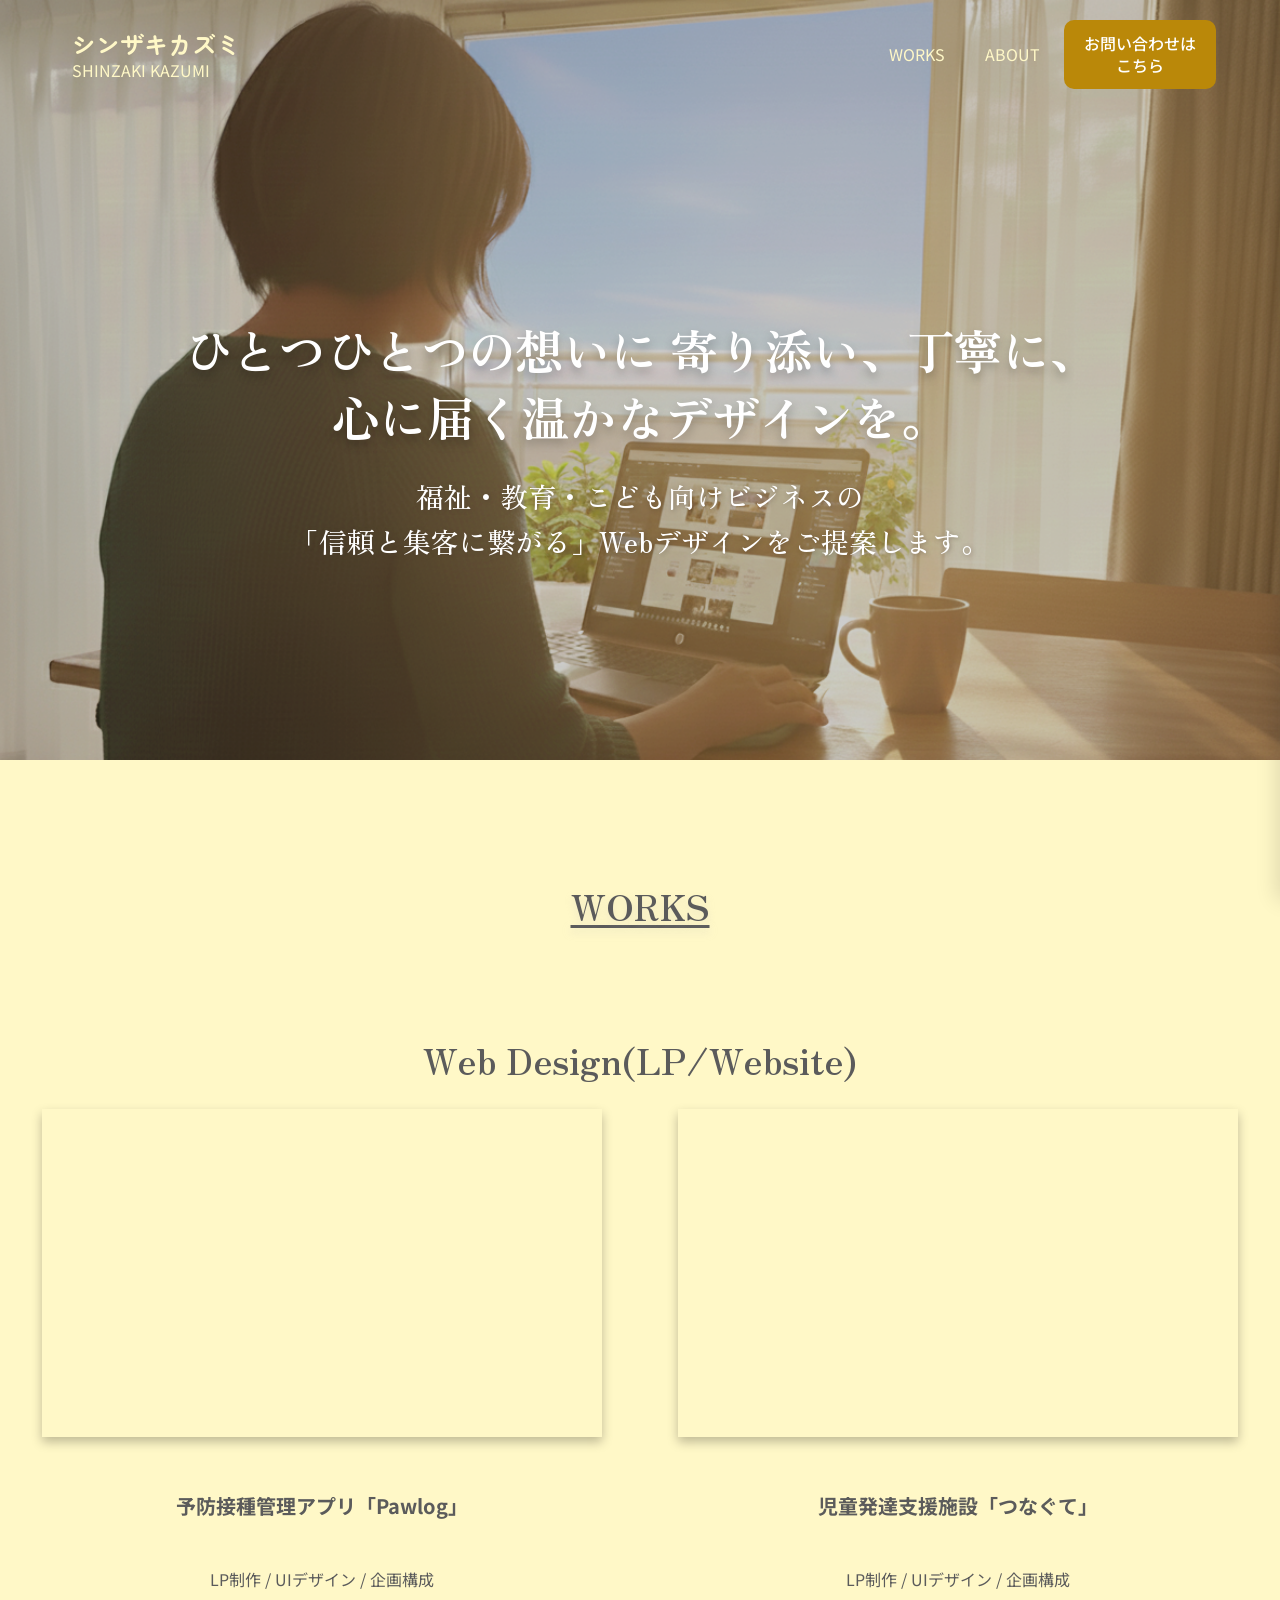
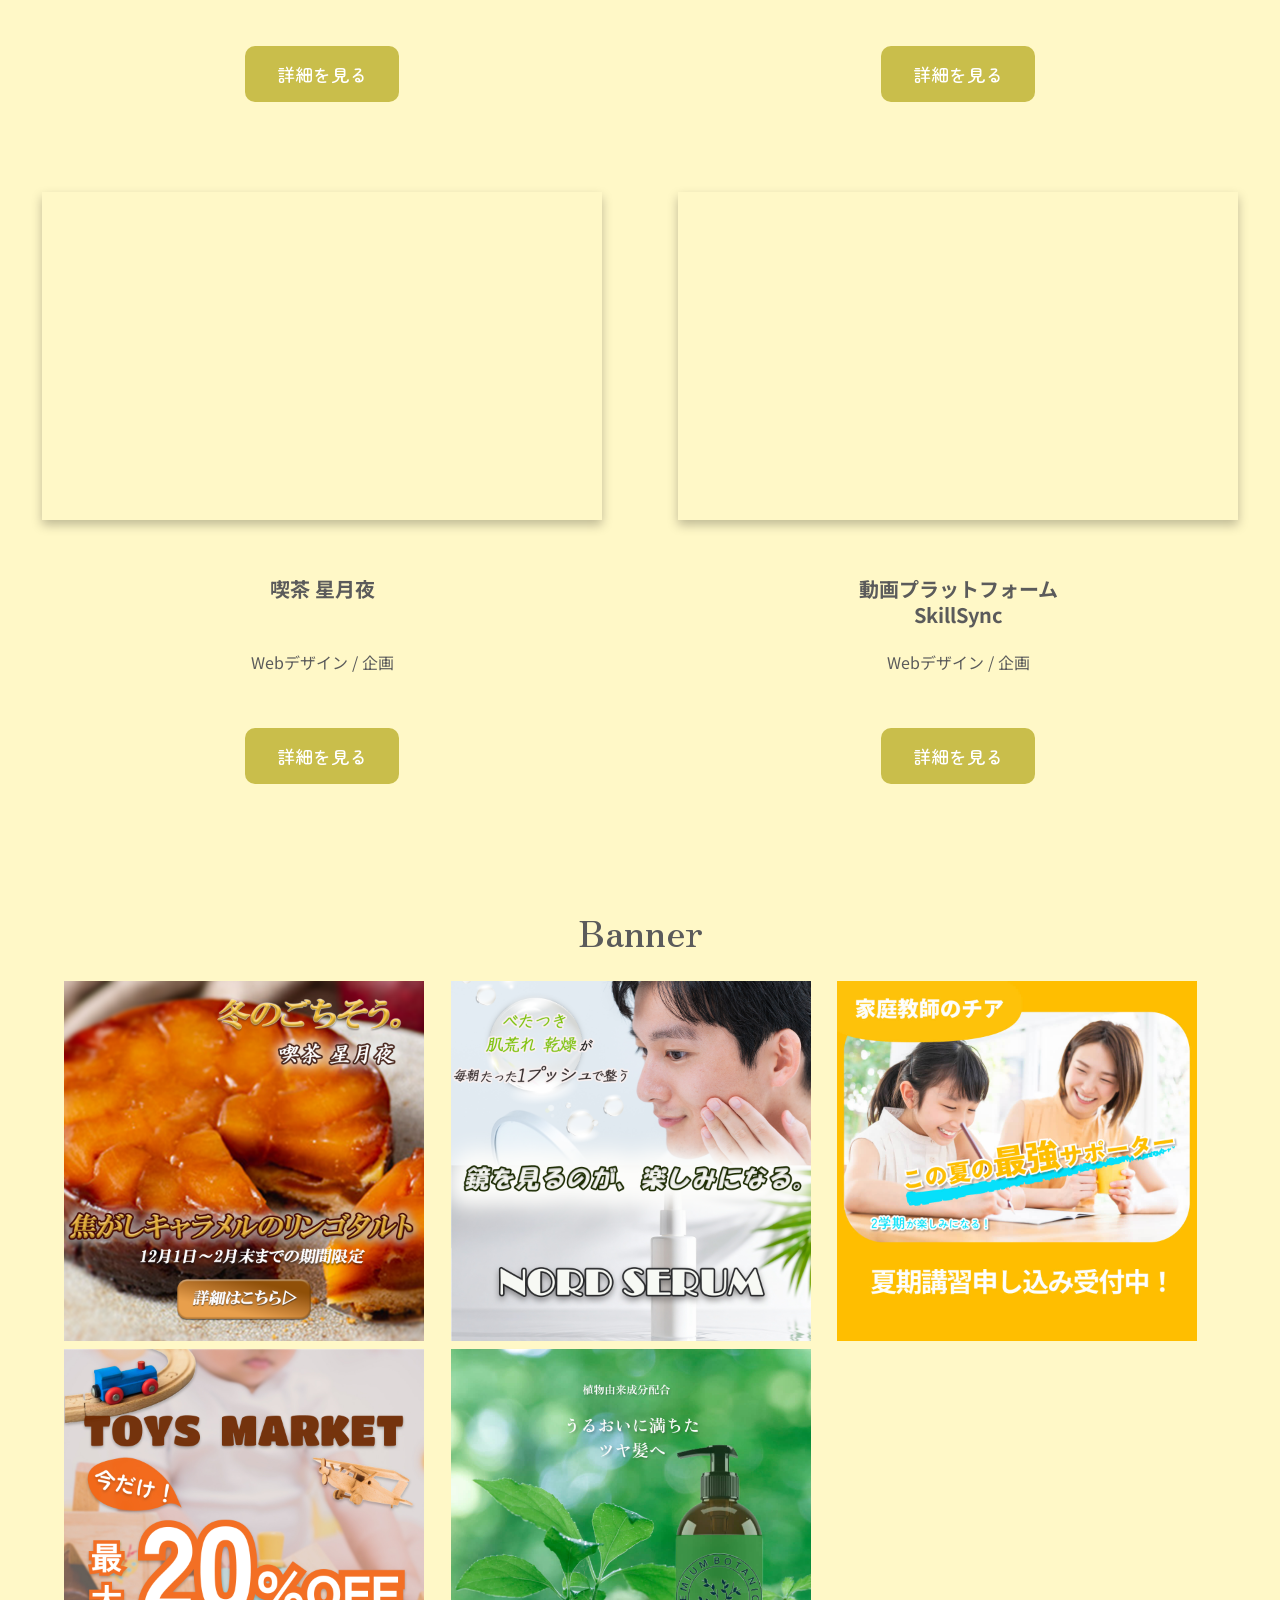
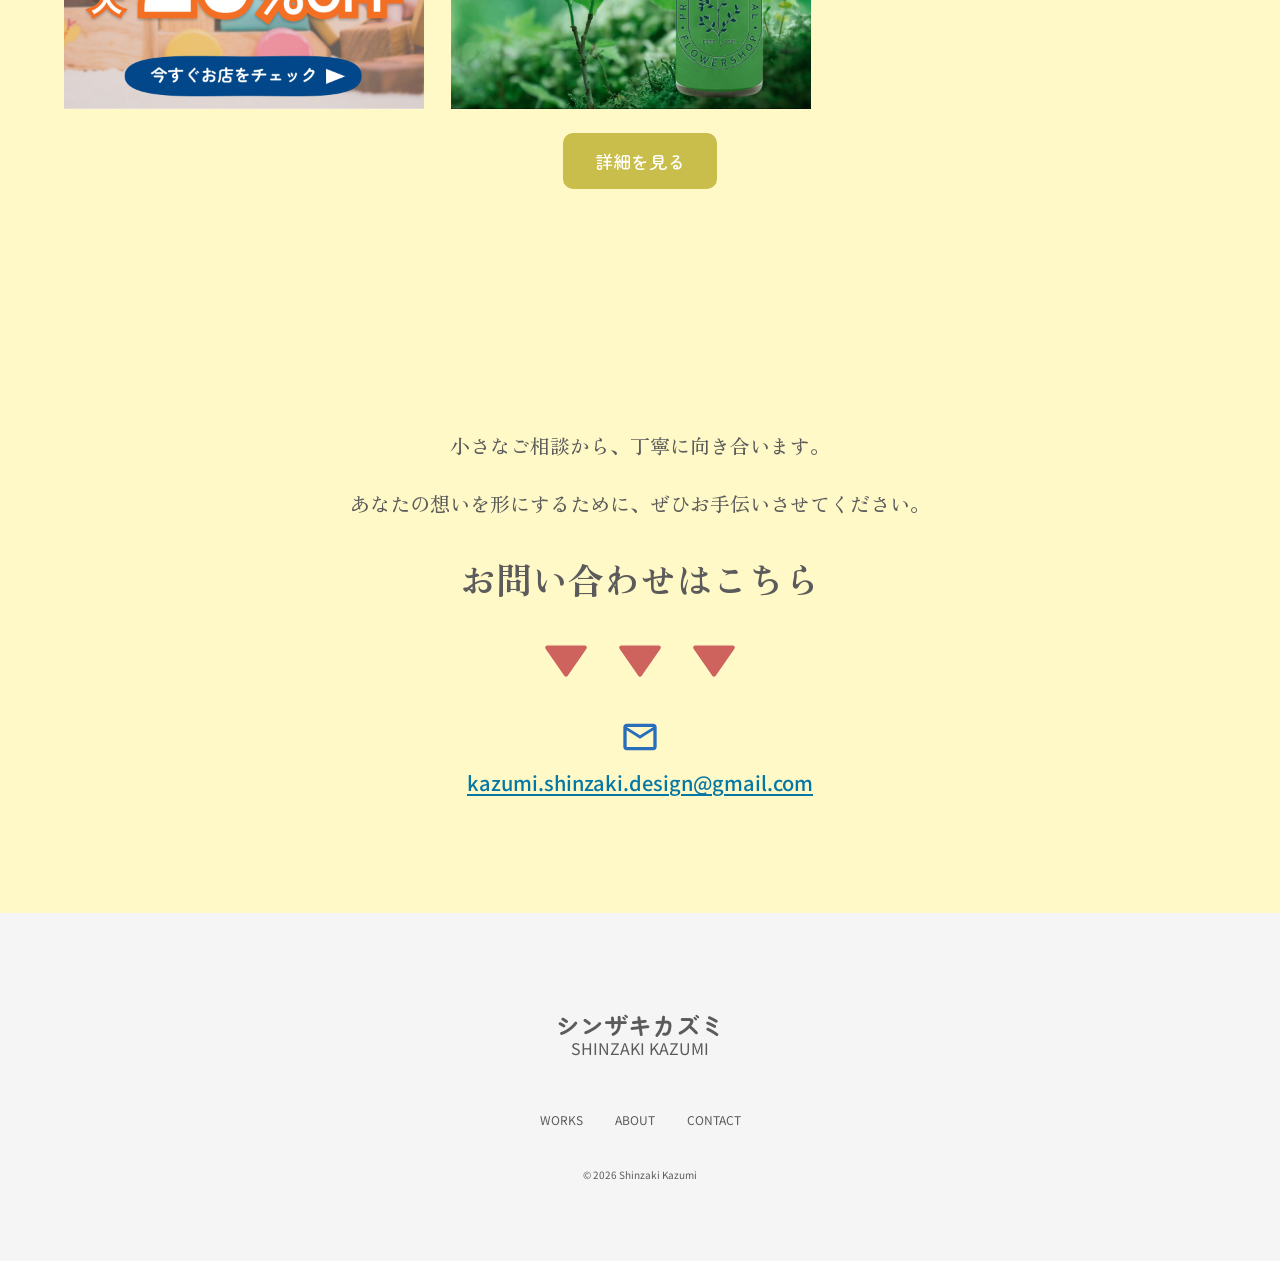
<file: index.html>
<!DOCTYPE html>
<html lang="ja">
<head>
  <meta charset="UTF-8">
  <meta name="viewport" content="width=device-width, initial-scale=1.0">
  <title>シンザキカズミ | kzm-design</title>
  <link rel="icon" href="images/favicon.ico">
  <link rel="stylesheet" href="css/style.css">
  <link rel="preconnect" href="https://fonts.googleapis.com">
  <link rel="preconnect" href="https://fonts.gstatic.com" crossorigin>
  <link href="https://fonts.googleapis.com/css2?family=Noto+Sans+JP:wght@400;500;700&family=Zen+Old+Mincho:wght@500;700&family=Zen+Maru+Gothic:wght@500;700&display=swap" rel="stylesheet">
</head>
<body>

  <!-- Nav Drawer (SP) -->
  <div class="nav-drawer" id="navDrawer">
    <button class="drawer-close" id="drawerClose" aria-label="閉じる">✕</button>
    <nav class="drawer-nav">
      <a href="#" class="drawer-link">HOME</a>
      <a href="#works" class="drawer-link">WORKS</a>
      <a href="about.html" class="drawer-link">ABOUT</a>
    </nav>
    <a href="mailto:kazumi.shinzaki.design@gmail.com" class="drawer-contact-btn">お問い合わせ</a>
  </div>
  <div class="drawer-overlay" id="drawerOverlay"></div>

  <main>

    <!-- Hero -->
    <section class="sec-hero">

      <!-- Header -->
      <header class="header" id="header">
        <a href="#" class="logo">
          <span class="logo-ja">シンザキカズミ</span>
          <span class="logo-en">SHINZAKI KAZUMI</span>
        </a>
        <div class="header-actions">
          <button class="btn-hamburger" id="hamburgerBtn" aria-label="メニューを開く">
            <img src="[data-uri]" alt="" width="26" height="26">
          </button>
        </div>
        <nav class="header-nav-pc">
          <a href="#works">WORKS</a>
          <a href="about.html">ABOUT</a>
          <a href="mailto:kazumi.shinzaki.design@gmail.com" class="header-contact-btn">お問い合わせは<br>こちら</a>
        </nav>
      </header>
      <div class="hero-bg">
        <img src="images/top/top.png" alt="トップ画像">
        <div class="hero-overlay"></div>
      </div>
      <div class="hero-inner">
        <h1 class="hero-title">
          ひとつひとつの想いに<br class="sp-br">
          寄り添い、丁寧に、<br>
          心に届く温かなデザインを。
        </h1>
        <p class="hero-subtitle">
          福祉・教育・こども向けビジネスの<br>
          「信頼と集客に繋がる」Webデザインを<br class="sp-br">ご提案します。
        </p>
      </div>
    </section>

    <!-- Works -->
    <section id="works" class="sec-works">
      <h2 class="sec-title">WORKS</h2>

      <div class="works-cat">
        <p class="works-cat-ttl">Web Design(LP/Website)</p>
        <div class="works-list">

          <article class="card-work">
            <div class="card-thumb">
              <picture>
                <source media="(max-width: 1023px)" srcset="images/top/pawlog_top_mobile.png">
                <img src="images/top/pawlog_top.png" alt="予防接種管理アプリ Pawlog">
              </picture>
            </div>
            <div class="card-info">
              <h3 class="card-title">予防接種管理アプリ「Pawlog」</h3>
              <p class="card-tag">LP制作 / UIデザイン / 企画構成</p>
            </div>
            <a href="works/pawlog.html" class="btn-detail">詳細を見る</a>
          </article>

          <article class="card-work">
            <div class="card-thumb">
              <picture>
                <source media="(max-width: 1023px)" srcset="images/top/tsunagute_top_mobile.jpg">
                <img src="images/top/tsunagute_top.jpg" alt="児童発達支援施設 つなぐて">
              </picture>
            </div>
            <div class="card-info">
              <h3 class="card-title">児童発達支援施設「つなぐて」</h3>
              <p class="card-tag">LP制作 / UIデザイン / 企画構成</p>
            </div>
            <a href="works/tsunagute.html" class="btn-detail">詳細を見る</a>
          </article>

          <article class="card-work">
            <div class="card-thumb">
              <picture>
                <source media="(max-width: 1023px)" srcset="images/top/hoshidukiyo_top_mobile.png">
                <img src="images/top/hoshidukiyo_top.png" alt="喫茶 星月夜">
              </picture>
            </div>
            <div class="card-info">
              <h3 class="card-title">喫茶 星月夜</h3>
              <p class="card-tag">Webデザイン / 企画</p>
            </div>
            <a href="works/hoshidukiyo.html" class="btn-detail">詳細を見る</a>
          </article>

          <article class="card-work">
            <div class="card-thumb">
              <picture>
                <source media="(max-width: 1023px)" srcset="images/top/skillsync_top_mobile.png">
                <img src="images/top/skillsync_top.png" alt="動画プラットフォーム SkillSync">
              </picture>
            </div>
            <div class="card-info">
              <h3 class="card-title">動画プラットフォーム<br>SkillSync</h3>
              <p class="card-tag">Webデザイン / 企画</p>
            </div>
            <a href="works/skill_sync.html" class="btn-detail">詳細を見る</a>
          </article>

        </div>
      </div>

      <div class="works-banner">
        <p class="works-cat-ttl">Banner</p>
        <div class="banner-list">
          <div class="banner-item banner-sq">
            <img src="images/banners/apple_tart.png" alt="バナー作品1">
          </div>
          <div class="banner-item banner-sq">
            <img src="images/banners/mens_cosmetic.png" alt="バナー作品2">
          </div>
          <div class="banner-item banner-sq">
            <img src="images/banners/cheer.jpg" alt="バナー作品3">
          </div>
          <div class="banner-item banner-sq">
            <img src="images/banners/toys_market.jpg" alt="バナー作品4">
          </div>
          <div class="banner-item banner-sq">
            <img src="images/banners/shampoo.jpg" alt="バナー作品5">
          </div>
        </div>
        <a href="works/banners.html" class="btn-detail">詳細を見る</a>
      </div>
    </section>

    <!-- Contact -->
    <section id="contact" class="sec-contact">
      <div class="contact-lead">
        <p>小さなご相談から、丁寧に向き合います。</p>
        <p>あなたの想いを形にするために、<br class="sp-only">ぜひお手伝いさせてください。</p>
      </div>
      <div class="contact-inner">
        <p class="contact-title">お問い合わせはこちら</p>
        <div class="contact-arrows">
          <img src="[data-uri]" alt="" class="arrow-icon" aria-hidden="true">
          <img src="[data-uri]" alt="" class="arrow-icon" aria-hidden="true">
          <img src="[data-uri]" alt="" class="arrow-icon" aria-hidden="true">
        </div>
        <div class="contact-mail-group">
          <img src="[data-uri]" alt="" class="mail-icon" aria-hidden="true">
          <a href="mailto:kazumi.shinzaki.design@gmail.com" class="mail-address">kazumi.shinzaki.design@gmail.com</a>
        </div>
      </div>
    </section>

  </main>

  <!-- Footer -->
  <footer class="footer">
    <div class="footer-inner">
      <div class="footer-logo">
        <a href="#" class="footer-logo-ja">シンザキカズミ</a>
        <a href="#" class="footer-logo-en">SHINZAKI KAZUMI</a>
      </div>
      <nav class="footer-nav">
        <a href="#works">WORKS</a>
        <a href="about.html">ABOUT</a>
        <a href="mailto:kazumi.shinzaki.design@gmail.com">CONTACT</a>
      </nav>
      <p class="footer-copy">© 2026 Shinzaki Kazumi</p>
    </div>
  </footer>

  <script src="js/main.js"></script>

</body>
</html>
</file>
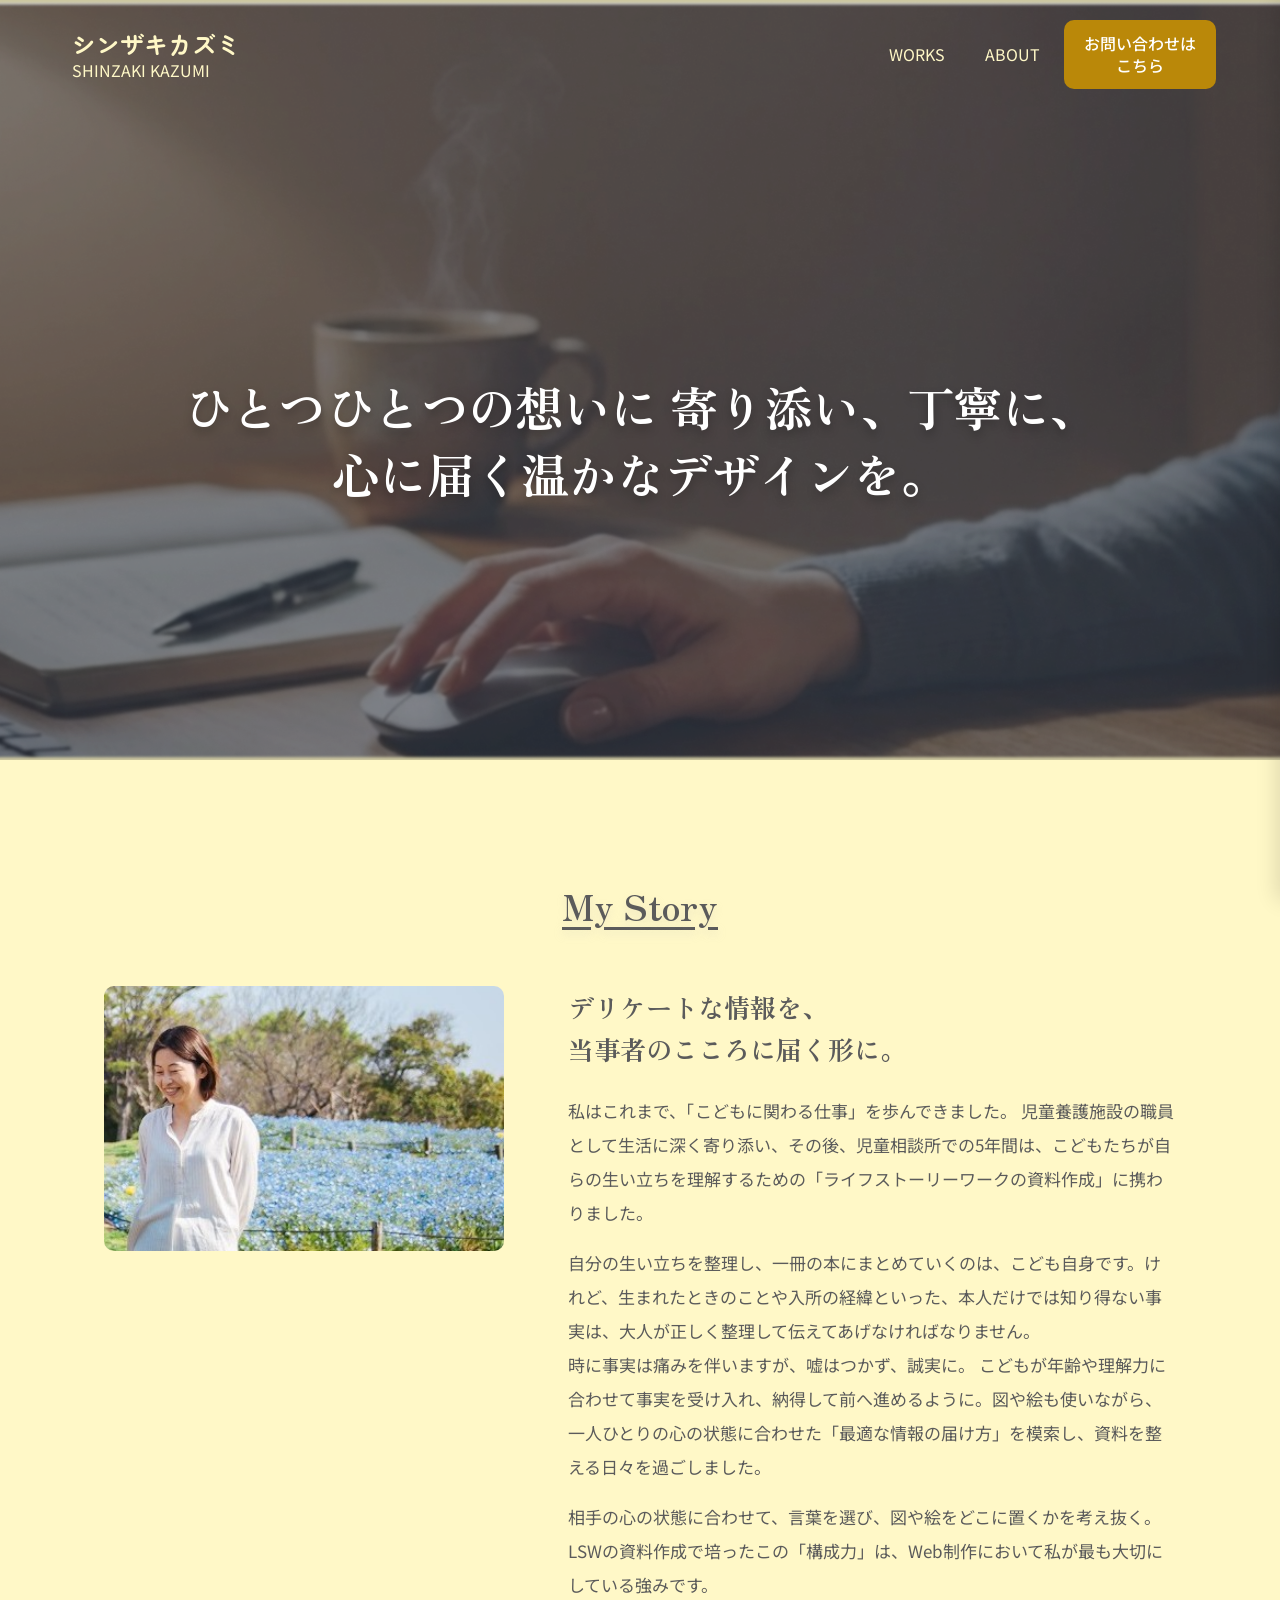
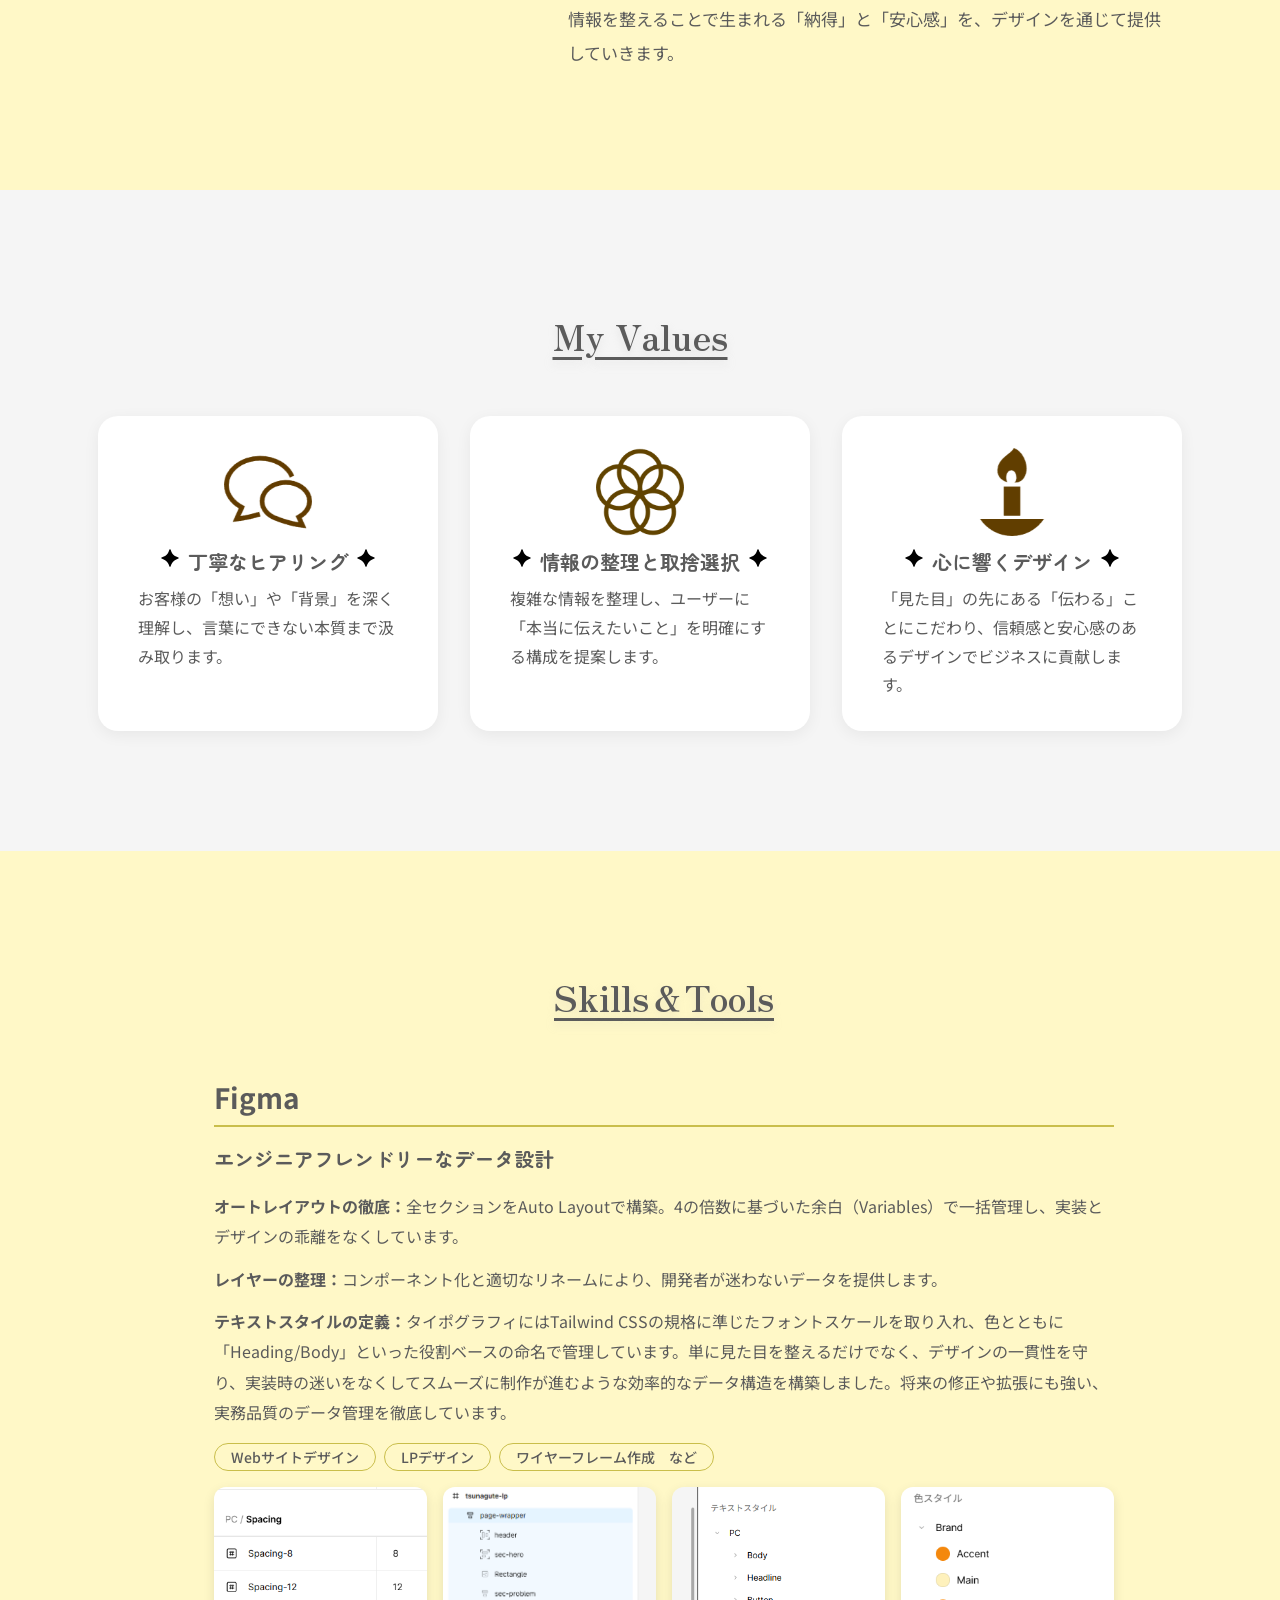
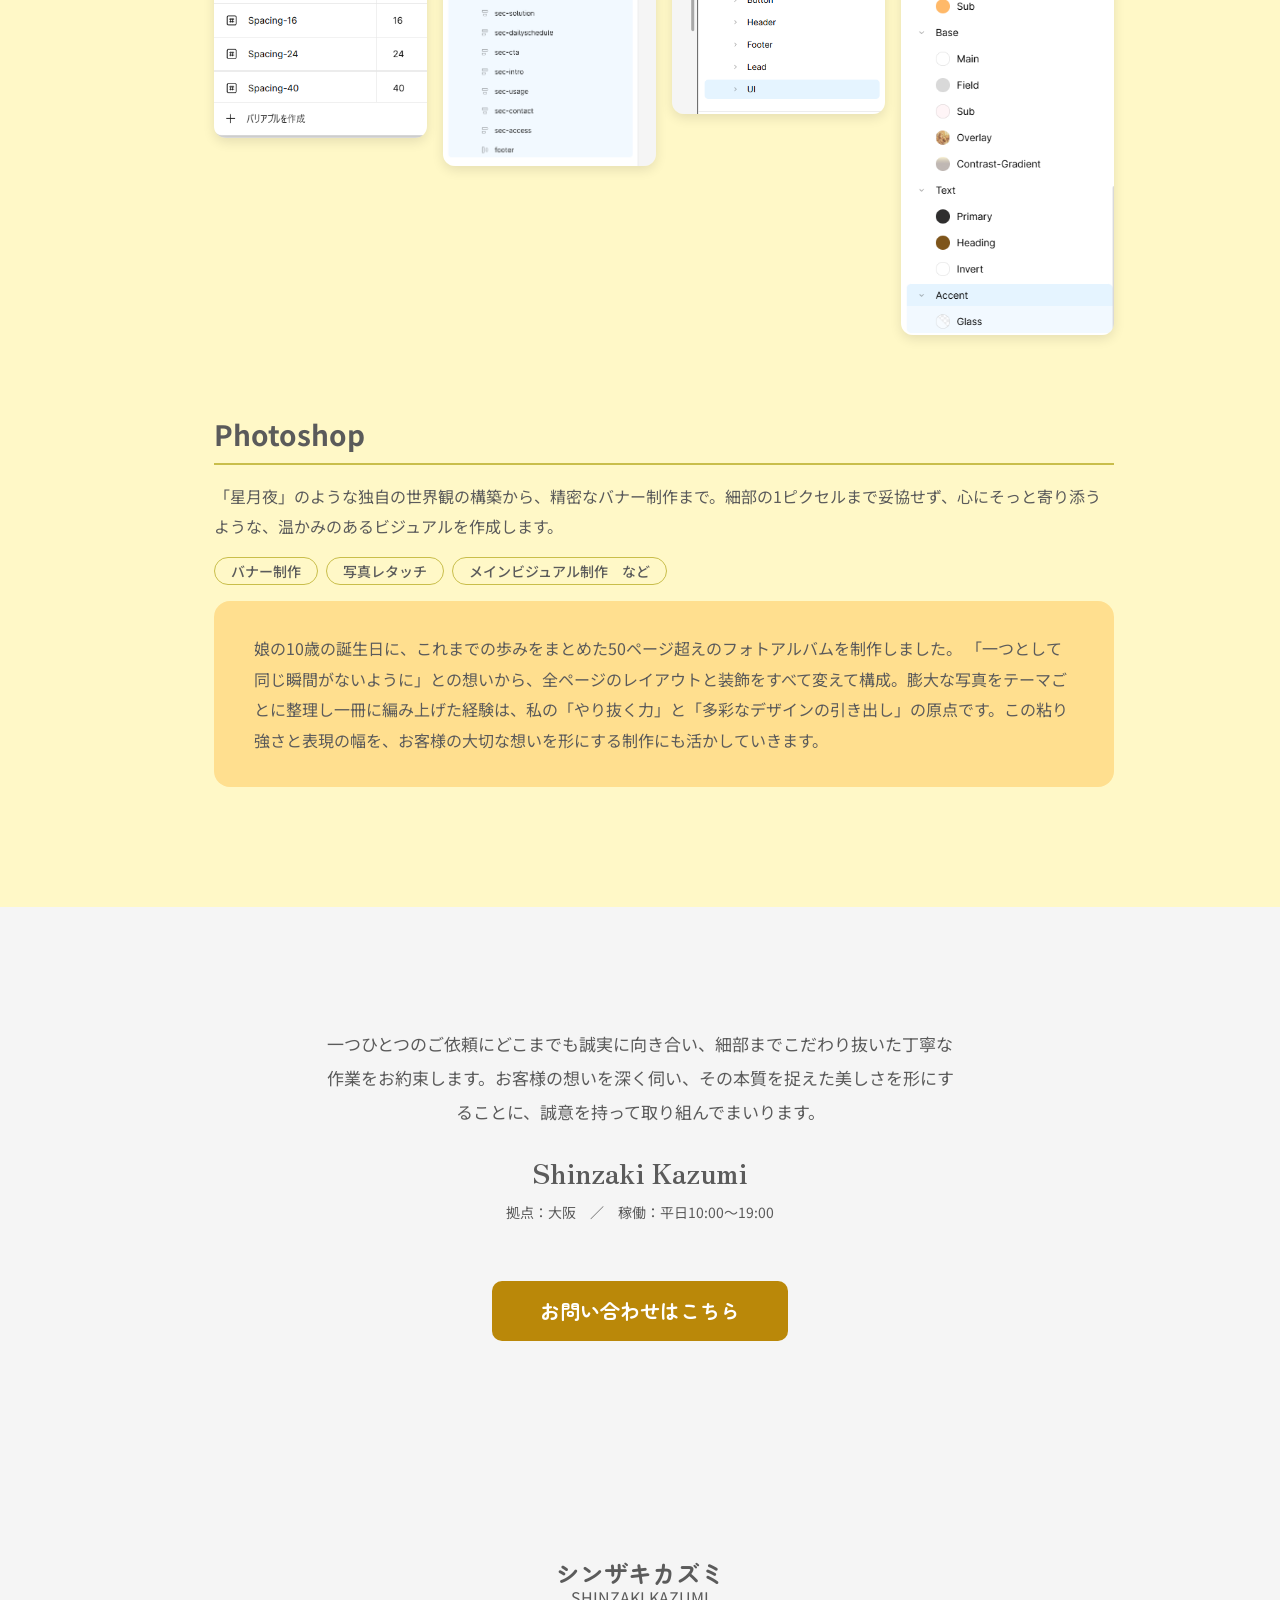
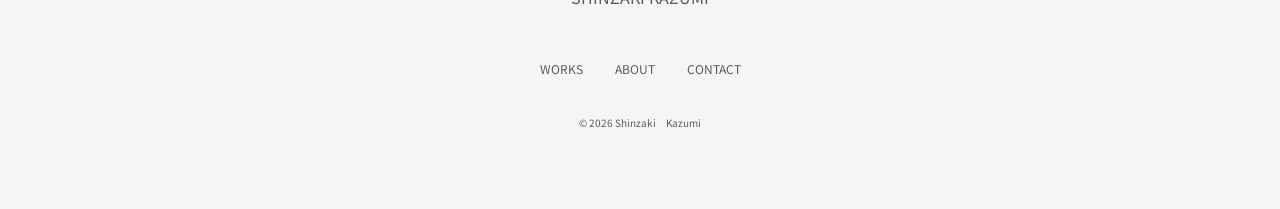
<file: about.html>
<!DOCTYPE html>
<html lang="ja">
<head>
  <meta charset="UTF-8">
  <meta name="viewport" content="width=device-width, initial-scale=1.0">
  <title>ABOUT | シンザキカズミ kzm-design</title>
  <link rel="icon" href="images/favicon.ico">
  <link rel="stylesheet" href="css/style.css">
  <link rel="stylesheet" href="css/about.css">
  <link rel="preconnect" href="https://fonts.googleapis.com">
  <link rel="preconnect" href="https://fonts.gstatic.com" crossorigin>
  <link href="https://fonts.googleapis.com/css2?family=Noto+Sans+JP:wght@400;500;700&family=Zen+Old+Mincho:wght@500;700&family=Zen+Maru+Gothic:wght@500;700&display=swap" rel="stylesheet">
</head>
<body>

  <!-- Nav Drawer (SP) -->
  <div class="nav-drawer" id="navDrawer">
    <button class="drawer-close" id="drawerClose" aria-label="閉じる">✕</button>
    <nav class="drawer-nav">
      <a href="index.html" class="drawer-link">HOME</a>
      <a href="index.html#works" class="drawer-link">WORKS</a>
      <a href="about.html" class="drawer-link">ABOUT</a>
    </nav>
    <a href="mailto:kazumi.shinzaki.design@gmail.com" class="drawer-contact-btn">お問い合わせ</a>
  </div>
  <div class="drawer-overlay" id="drawerOverlay"></div>

  <main>

    <!-- Hero -->
    <section class="sec-hero">

      <!-- Header -->
      <header class="header" id="header">
        <a href="index.html" class="logo">
          <span class="logo-ja">シンザキカズミ</span>
          <span class="logo-en">SHINZAKI KAZUMI</span>
        </a>
        <div class="header-actions">
          <button class="btn-hamburger" id="hamburgerBtn" aria-label="メニューを開く">
            <img src="[data-uri]" alt="" width="26" height="26">
          </button>
        </div>
        <nav class="header-nav-pc">
          <a href="index.html#works">WORKS</a>
          <a href="about.html">ABOUT</a>
          <a href="mailto:kazumi.shinzaki.design@gmail.com" class="header-contact-btn">お問い合わせは<br>こちら</a>
        </nav>
      </header>
      <div class="hero-bg">
        <img src="images/about/about_top.png" alt="Aboutトップ画像">
        <div class="hero-overlay"></div>
      </div>
      <div class="hero-inner">
        <h1 class="hero-title">
           ひとつひとつの想いに<br class="sp-br">
          寄り添い、丁寧に、<br>
          心に届く温かなデザインを。
        </h1>
      </div>
    </section>

    <!-- Story -->
    <section class="sec-story">
      <h2 class="about-sec-title">My Story</h2>
      <div class="story-content">
        <div class="story-img">
          <img src="images/about/mystory.JPG" alt="My Story">
        </div>
        <div class="story-body">
          <p class="story-lead">デリケートな情報を、<br>当事者のこころに届く形に。</p>
          <div class="story-text">
            <p>私はこれまで、「こどもに関わる仕事」を歩んできました。 児童養護施設の職員として生活に深く寄り添い、その後、児童相談所での5年間は、こどもたちが自らの生い立ちを理解するための「ライフストーリーワークの資料作成」に携わりました。</p>
            <p>自分の生い立ちを整理し、一冊の本にまとめていくのは、こども自身です。けれど、生まれたときのことや入所の経緯といった、本人だけでは知り得ない事実は、大人が正しく整理して伝えてあげなければなりません。<br>
            時に事実は痛みを伴いますが、嘘はつかず、誠実に。 こどもが年齢や理解力に合わせて事実を受け入れ、納得して前へ進めるように。図や絵も使いながら、一人ひとりの心の状態に合わせた「最適な情報の届け方」を模索し、資料を整える日々を過ごしました。</p>
            <p>相手の心の状態に合わせて、言葉を選び、図や絵をどこに置くかを考え抜く。LSWの資料作成で培ったこの「構成力」は、Web制作において私が最も大切にしている強みです。<br>
            情報を整えることで生まれる「納得」と「安心感」を、デザインを通じて提供していきます。</p>
          </div>
        </div>
      </div>
    </section>

    <!-- Values -->
    <section class="sec-about-values">
      <h2 class="about-sec-title">My Values</h2>
      <div class="about-values-content">

        <div class="about-values-item">
          <img src="images/about/speech_bubble.png" alt="" class="value-icon" aria-hidden="true">
          <div class="value-body">
            <div class="value-title-group">
              <img src="[data-uri]" alt="" class="deco-sparkle" aria-hidden="true">
              <h3 class="value-title">丁寧なヒアリング</h3>
              <img src="[data-uri]" alt="" class="deco-sparkle" aria-hidden="true">
            </div>
            <p class="value-desc">お客様の「想い」や「背景」を深く理解し、言葉にできない本質まで汲み取ります。</p>
          </div>
        </div>

        <div class="about-values-item">
          <img src="images/about/organize_info.png" alt="" class="value-icon" aria-hidden="true">
          <div class="value-body">
            <div class="value-title-group">
              <img src="[data-uri]" alt="" class="deco-sparkle" aria-hidden="true">
              <h3 class="value-title">情報の整理と取捨選択</h3>
              <img src="[data-uri]" alt="" class="deco-sparkle" aria-hidden="true">
            </div>
            <p class="value-desc">複雑な情報を整理し、ユーザーに「本当に伝えたいこと」を明確にする構成を提案します。</p>
          </div>
        </div>

        <div class="about-values-item">
          <img src="images/about/candle.png" alt="" class="value-icon" aria-hidden="true">
          <div class="value-body">
            <div class="value-title-group">
              <img src="[data-uri]" alt="" class="deco-sparkle" aria-hidden="true">
              <h3 class="value-title">心に響くデザイン</h3>
              <img src="[data-uri]" alt="" class="deco-sparkle" aria-hidden="true">
            </div>
            <p class="value-desc">「見た目」の先にある「伝わる」ことにこだわり、信頼感と安心感のあるデザインでビジネスに貢献します。</p>
          </div>
        </div>

      </div>
    </section>

    <!-- Skills -->
    <section class="sec-skills">
      <h2 class="about-sec-title">Skills＆Tools</h2>
      <div class="skills-content">

        <!-- Figma -->
        <div class="skills-item">
          <h3 class="skills-tool-name">Figma</h3>
          <p class="skills-heading">エンジニアフレンドリーなデータ設計</p>
          <div class="skills-desc-list">
            <p><strong>オートレイアウトの徹底：</strong>全セクションをAuto Layoutで構築。4の倍数に基づいた余白（Variables）で一括管理し、実装とデザインの乖離をなくしています。</p>
            <p><strong>レイヤーの整理：</strong>コンポーネント化と適切なリネームにより、開発者が迷わないデータを提供します。</p>
            <p><strong>テキストスタイルの定義：</strong>タイポグラフィにはTailwind CSSの規格に準じたフォントスケールを取り入れ、色とともに「Heading/Body」といった役割ベースの命名で管理しています。単に見た目を整えるだけでなく、デザインの一貫性を守り、実装時の迷いをなくしてスムーズに制作が進むような効率的なデータ構造を構築しました。将来の修正や拡張にも強い、実務品質のデータ管理を徹底しています。</p>
          </div>
          <ul class="skills-works-list">
            <li>Webサイトデザイン</li>
            <li>LPデザイン</li>
            <li>ワイヤーフレーム作成　など</li>
          </ul>
          <div class="skills-screenshots">
            <img src="images/about/skill_and_tools_1.png" alt="Figma スクリーンショット">
            <img src="images/about/skill_and_tools_2.png" alt="レイヤー構造">
            <img src="images/about/skill_and_tools_3.png" alt="テキストスタイル">
            <img src="images/about/skill_and_tools_4.png" alt="カラースタイル">
          </div>
        </div>

        <!-- Photoshop -->
        <div class="skills-item">
          <h3 class="skills-tool-name">Photoshop</h3>
          <p class="skills-desc-text">「星月夜」のような独自の世界観の構築から、精密なバナー制作まで。細部の1ピクセルまで妥協せず、心にそっと寄り添うような、温かみのあるビジュアルを作成します。</p>
          <ul class="skills-works-list">
            <li>バナー制作</li>
            <li>写真レタッチ</li>
            <li>メインビジュアル制作　など</li>
          </ul>
          <div class="skills-message-box">
            <p>娘の10歳の誕生日に、これまでの歩みをまとめた50ページ超えのフォトアルバムを制作しました。 「一つとして同じ瞬間がないように」との想いから、全ページのレイアウトと装飾をすべて変えて構成。膨大な写真をテーマごとに整理し一冊に編み上げた経験は、私の「やり抜く力」と「多彩なデザインの引き出し」の原点です。この粘り強さと表現の幅を、お客様の大切な想いを形にする制作にも活かしていきます。</p>
          </div>
        </div>

      </div>
    </section>

    <!-- Closing -->
    <section class="sec-closing">
      <div class="closing-info">
        <p class="closing-message">一つひとつのご依頼にどこまでも誠実に向き合い、細部までこだわり抜いた丁寧な作業をお約束します。お客様の想いを深く伺い、その本質を捉えた美しさを形にすることに、誠意を持って取り組んでまいります。</p>
        <p class="closing-profile">Shinzaki Kazumi<br><span>拠点：大阪　／　稼働：平日10:00～19:00</span></p>
      </div>
      <div class="closing-link-group">
        <a href="mailto:kazumi.shinzaki.design@gmail.com" class="closing-contact-link">
          <span>お問い合わせはこちら</span>
        </a>
      </div>
    </section>

  </main>

  <!-- Footer -->
  <footer class="footer">
    <div class="footer-inner">
      <div class="footer-logo">
        <a href="#" class="footer-logo-ja">シンザキカズミ</a>
        <a href="#" class="footer-logo-en">SHINZAKI KAZUMI</a>
      </div>
      <nav class="footer-nav">
        <a href="index.html#works">WORKS</a>
        <a href="about.html">ABOUT</a>
        <a href="index.html#contact">CONTACT</a>
      </nav>
      <p class="footer-copy">© 2026 Shinzaki　Kazumi</p>
    </div>
  </footer>

  <script src="js/main.js"></script>

</body>
</html>
</file>
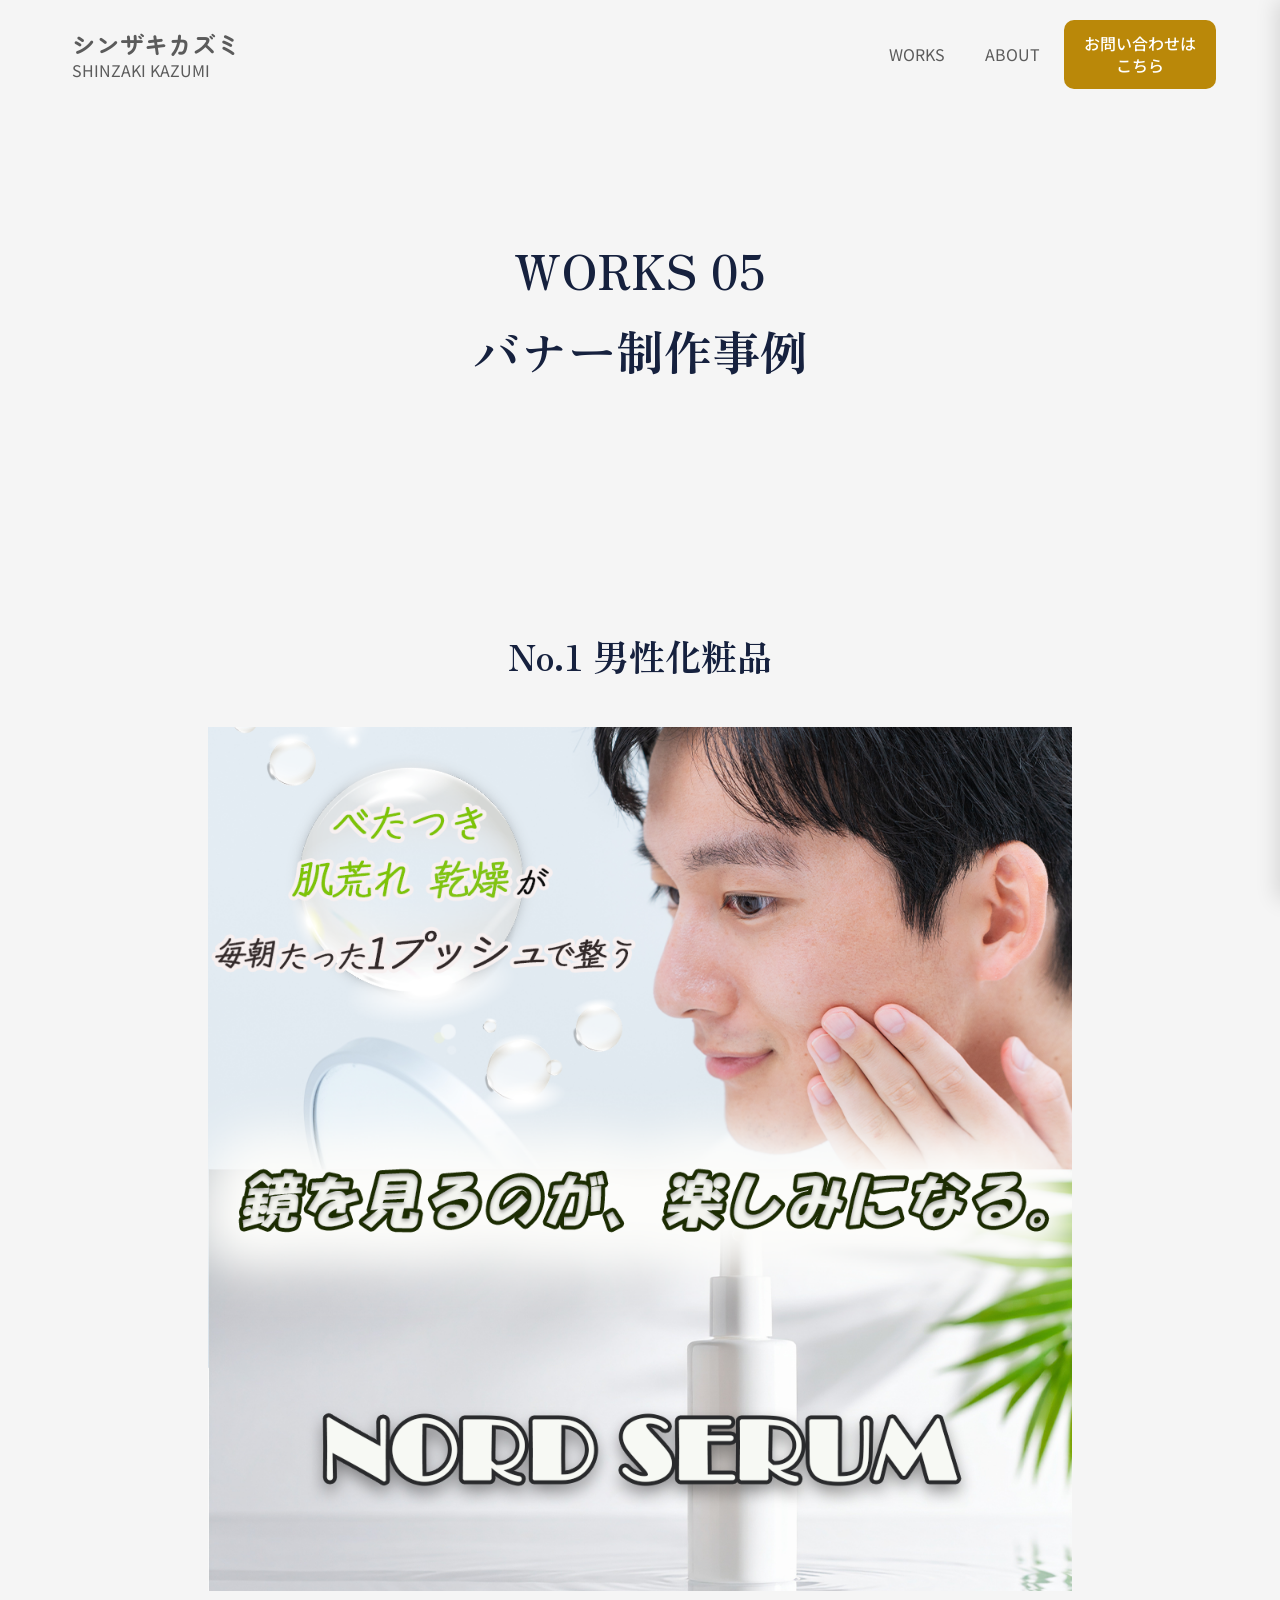
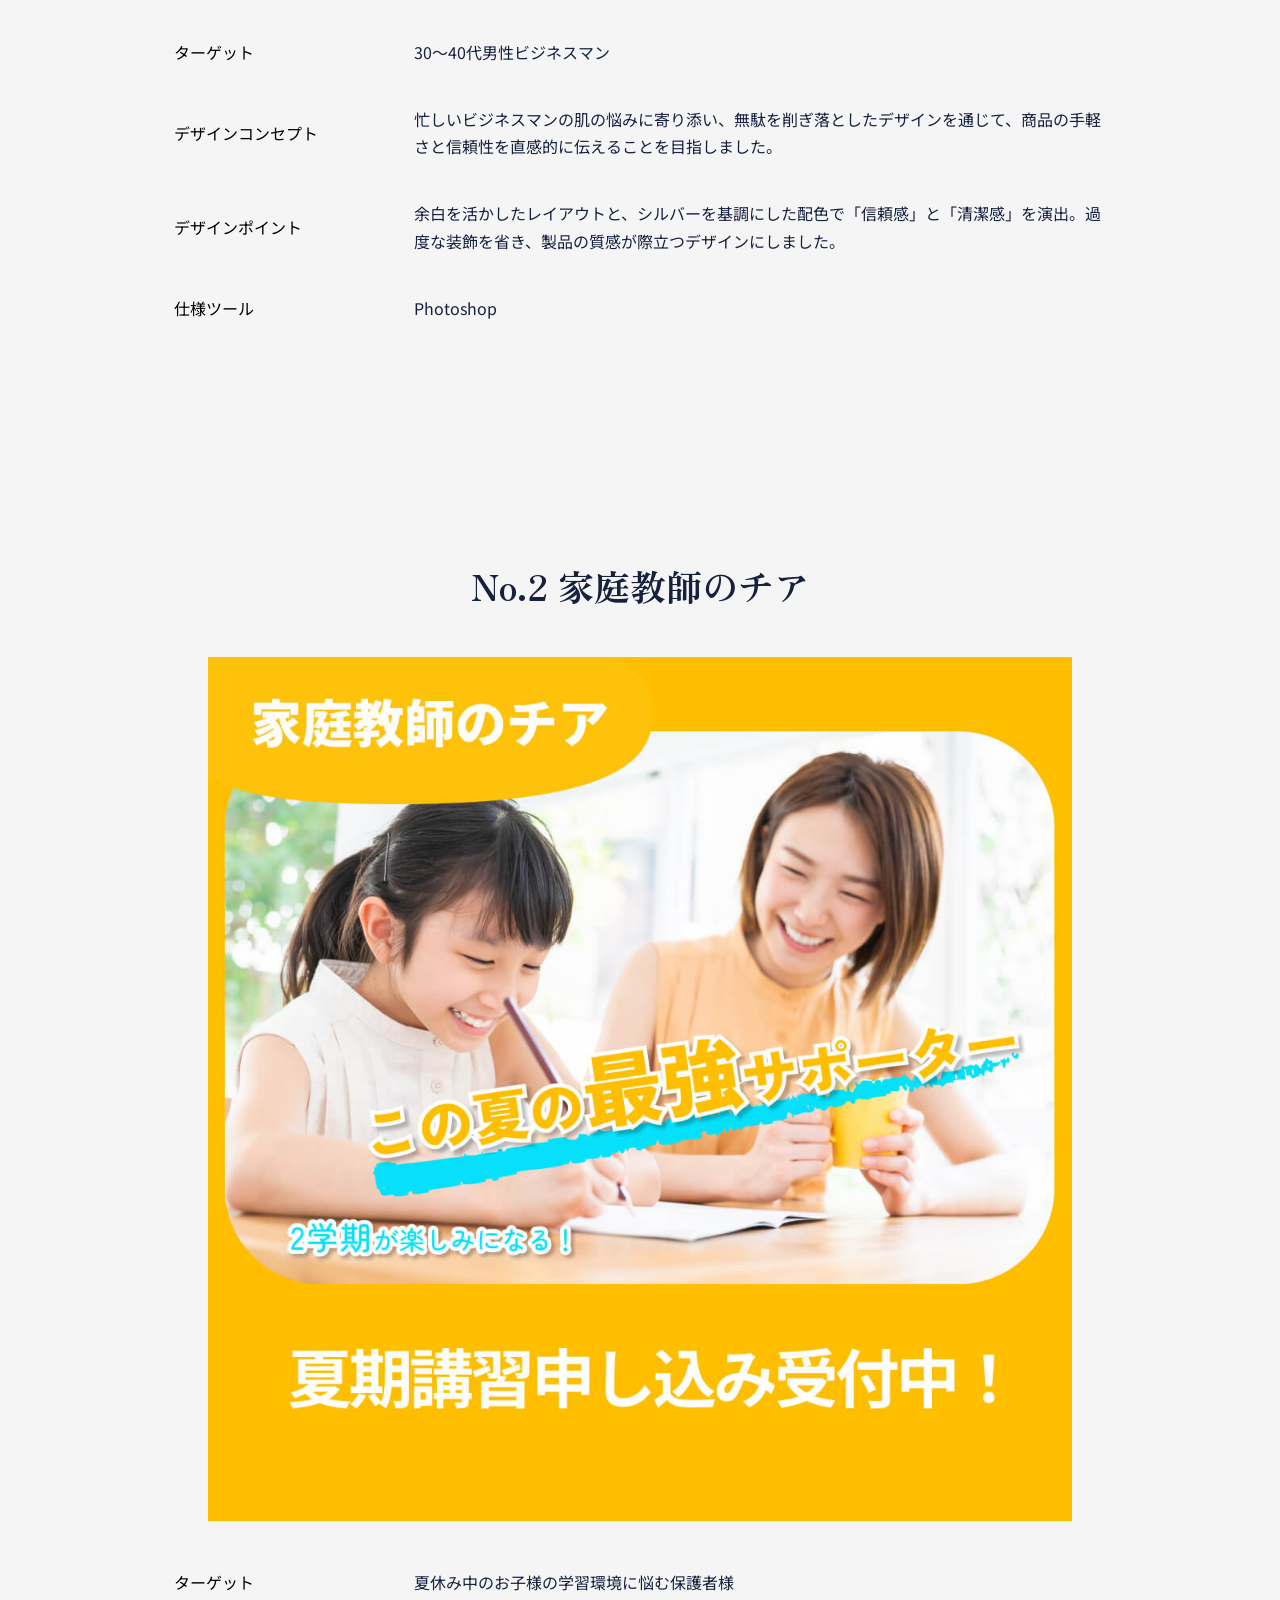
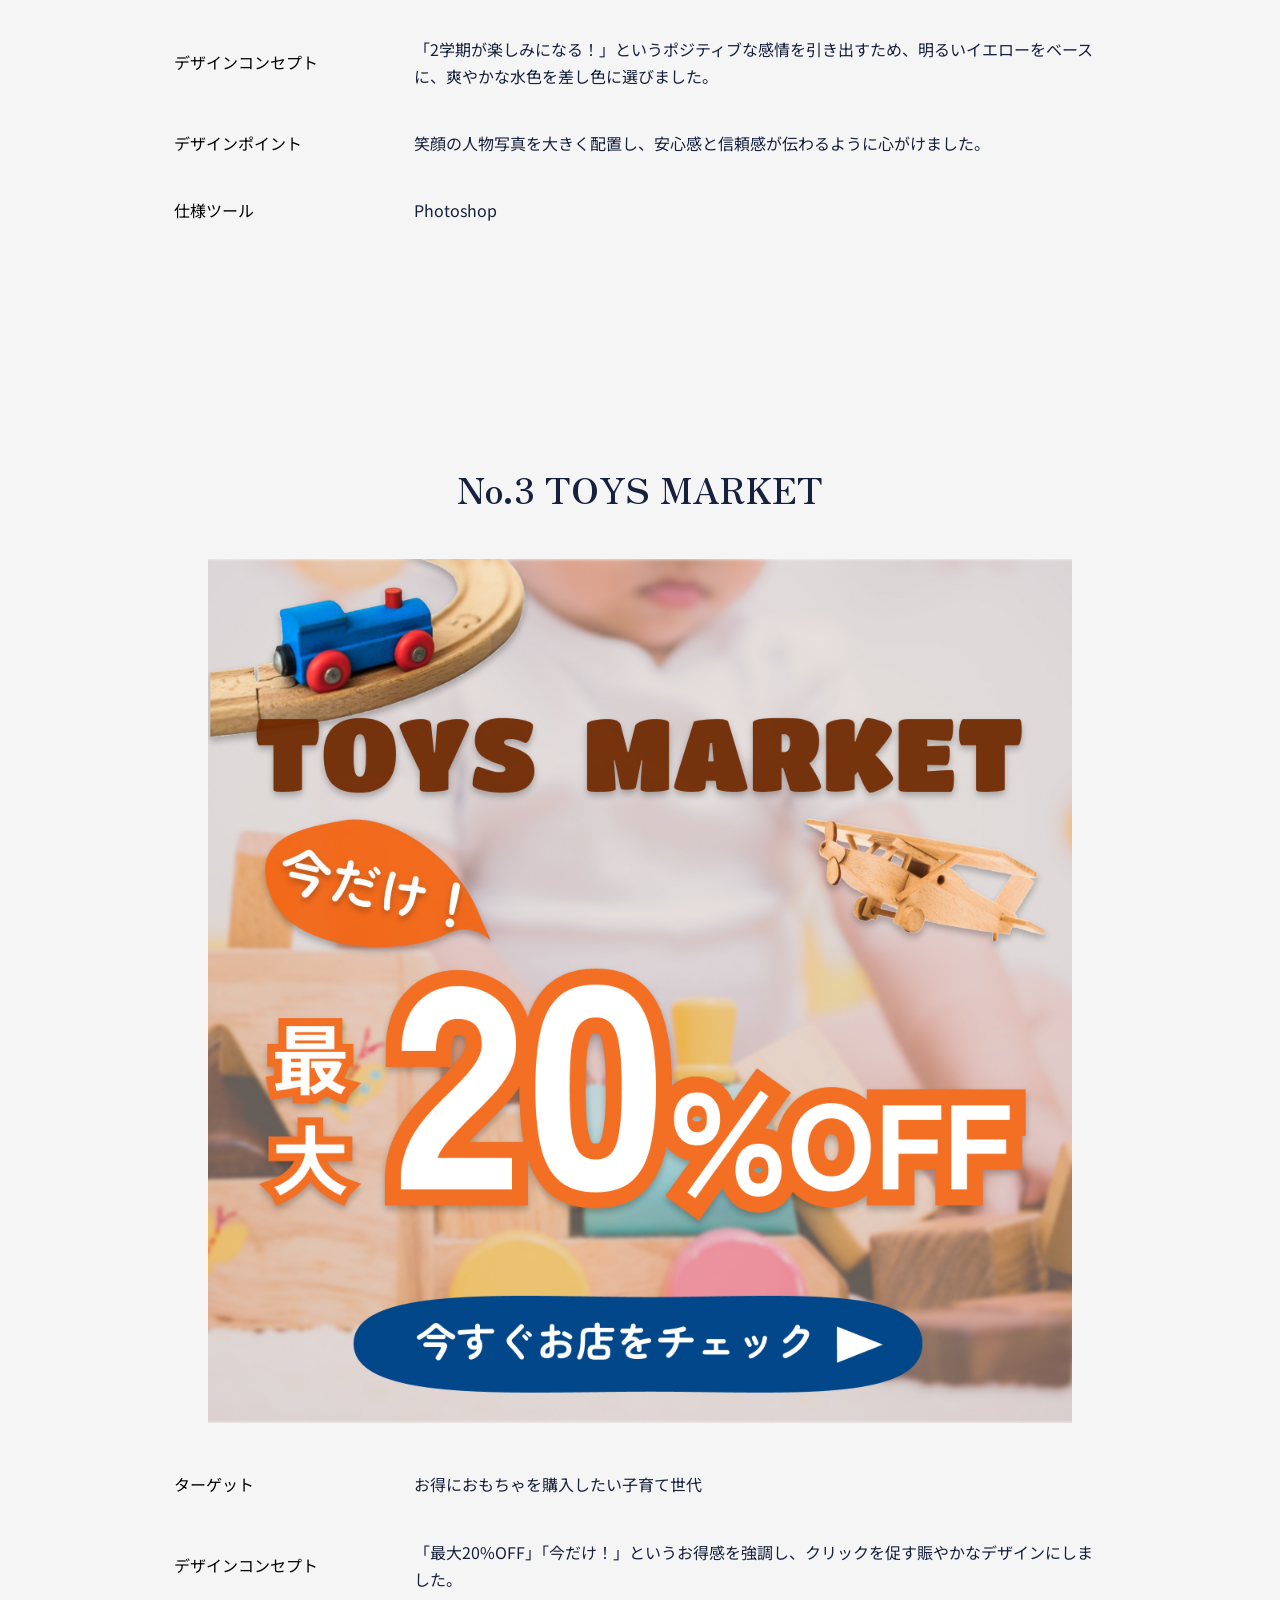
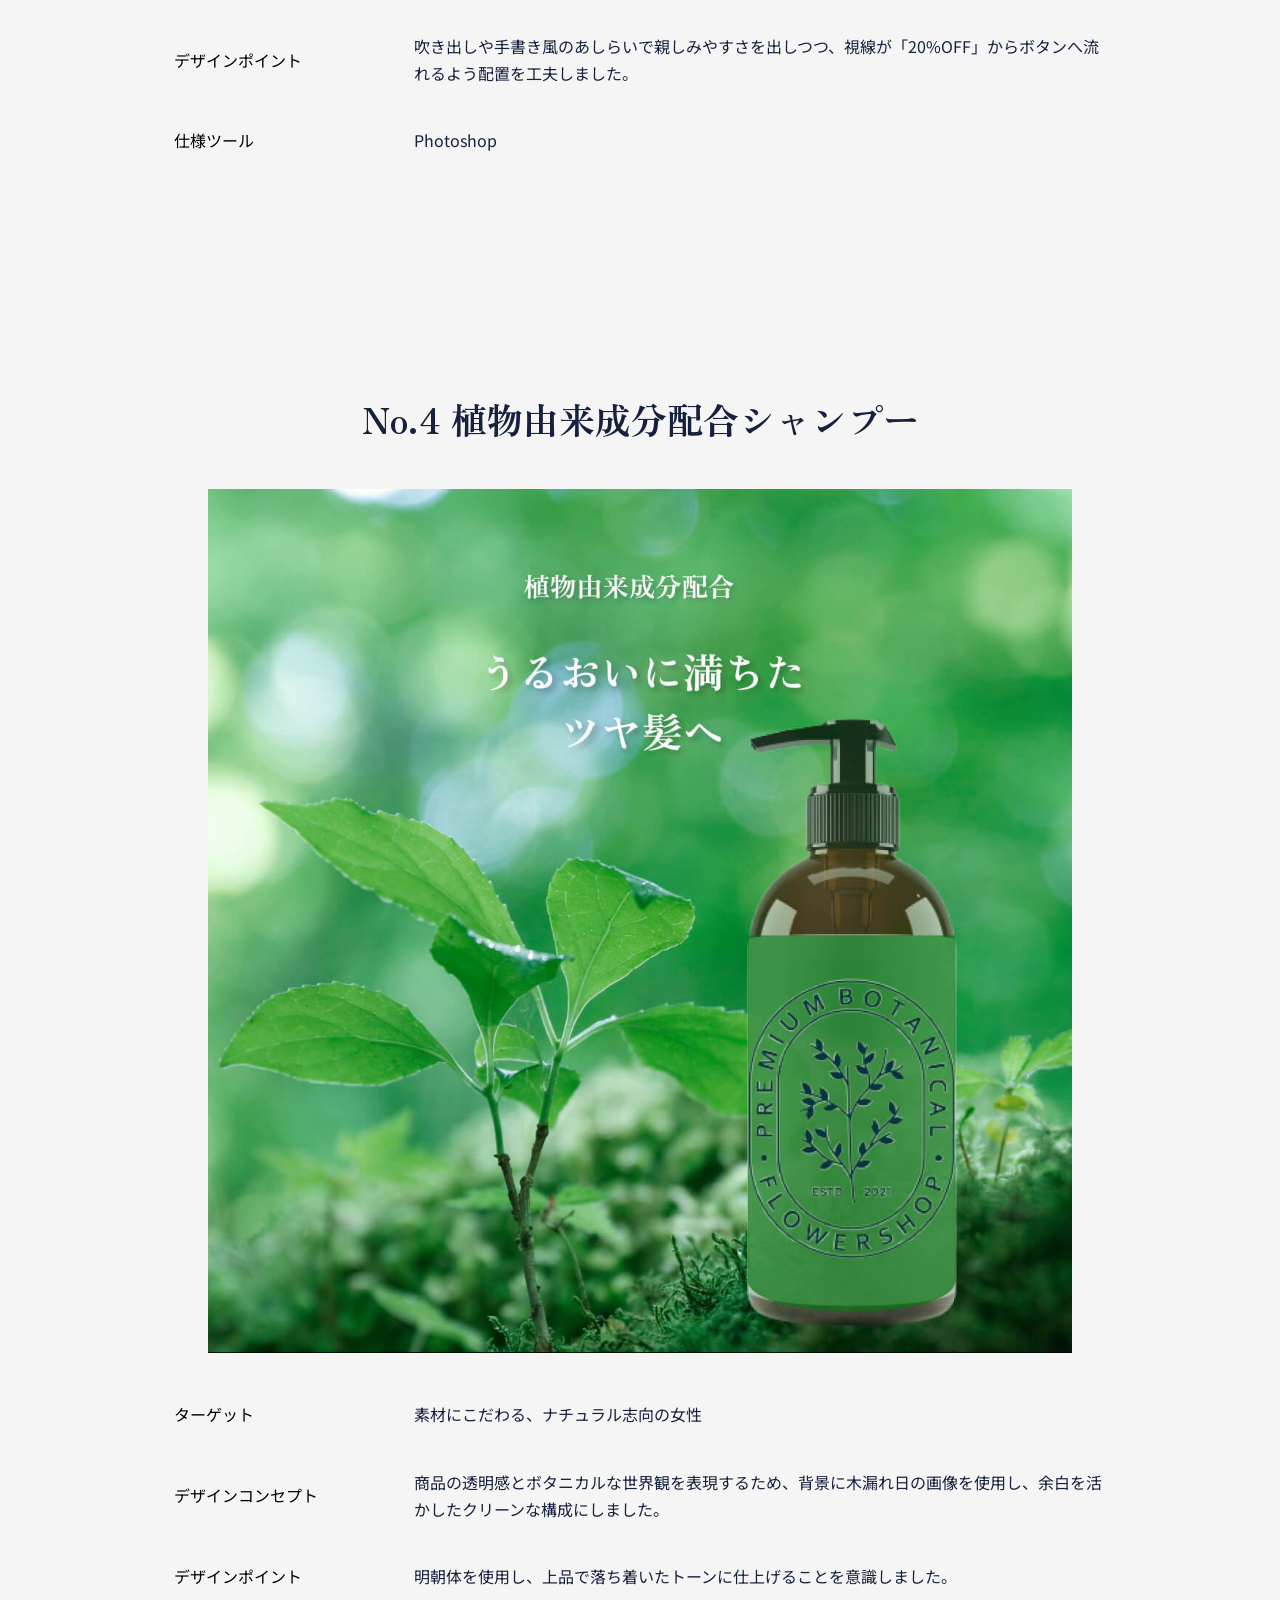
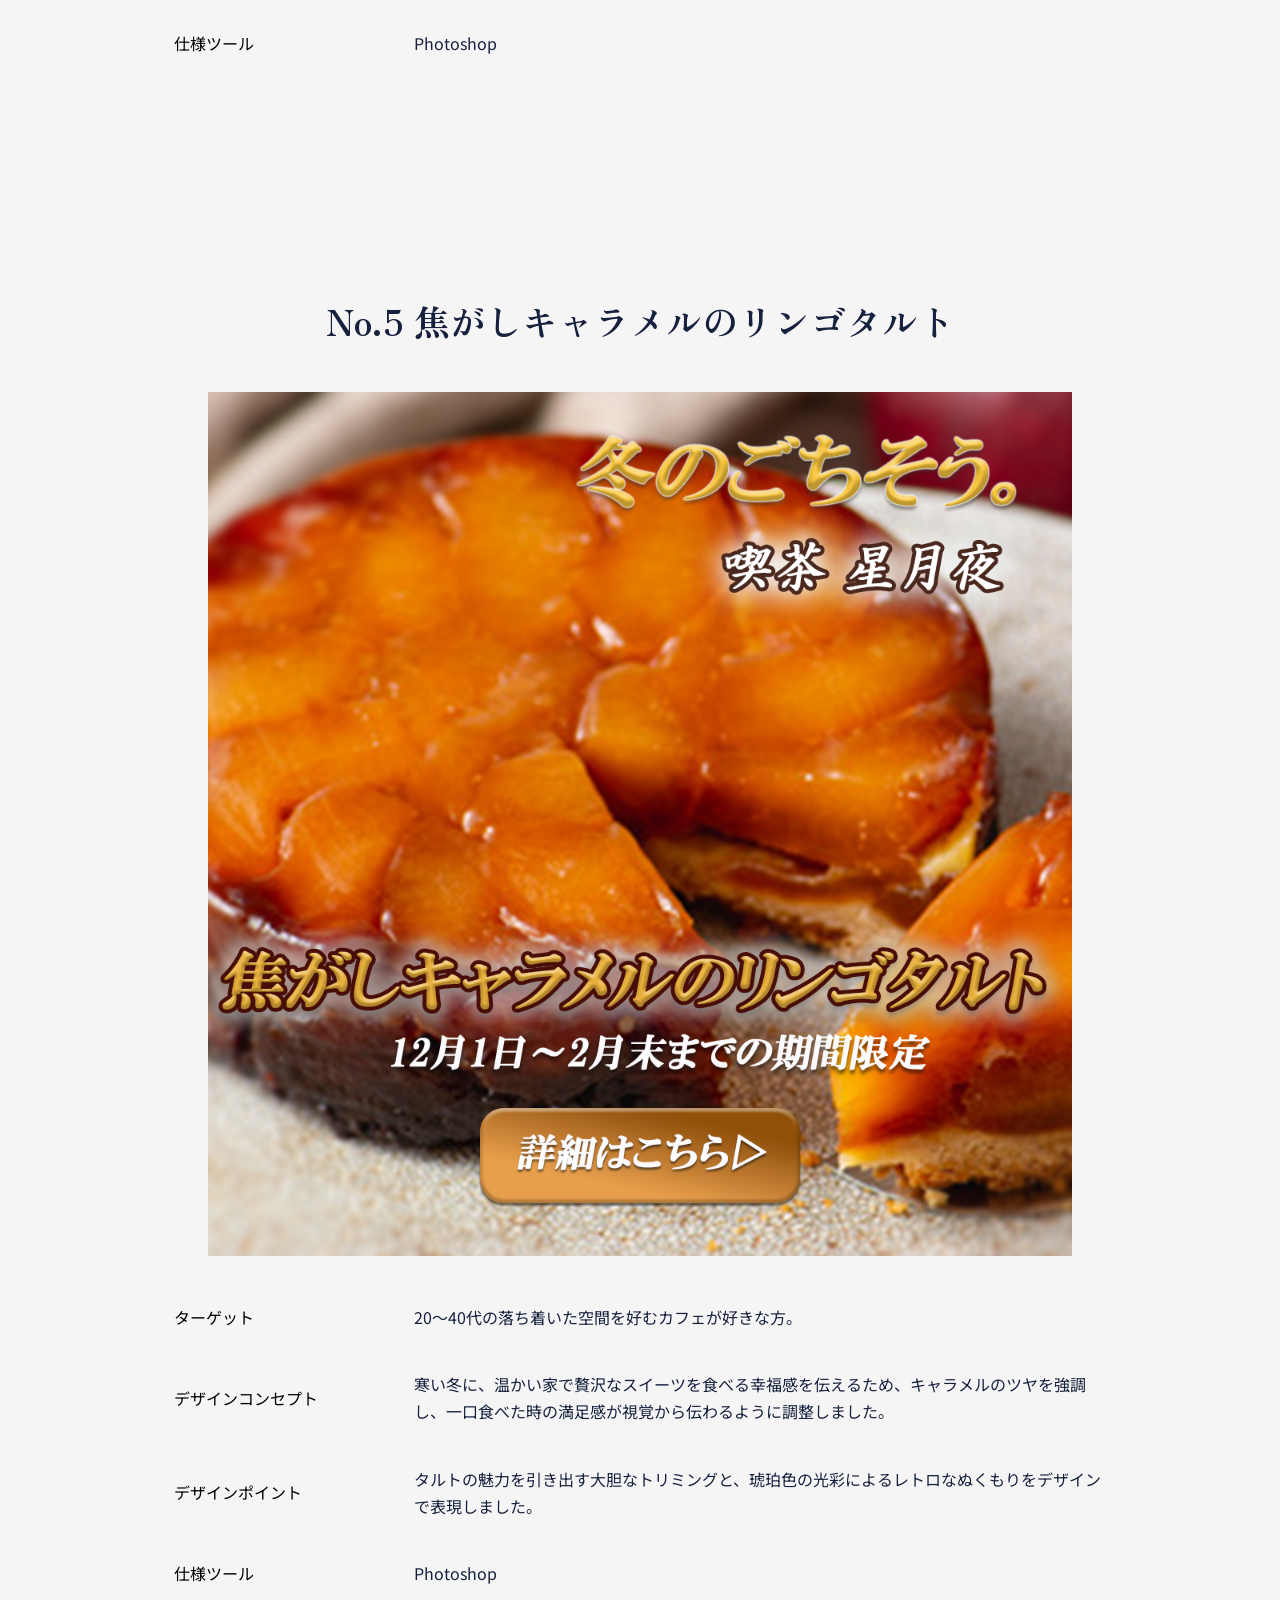
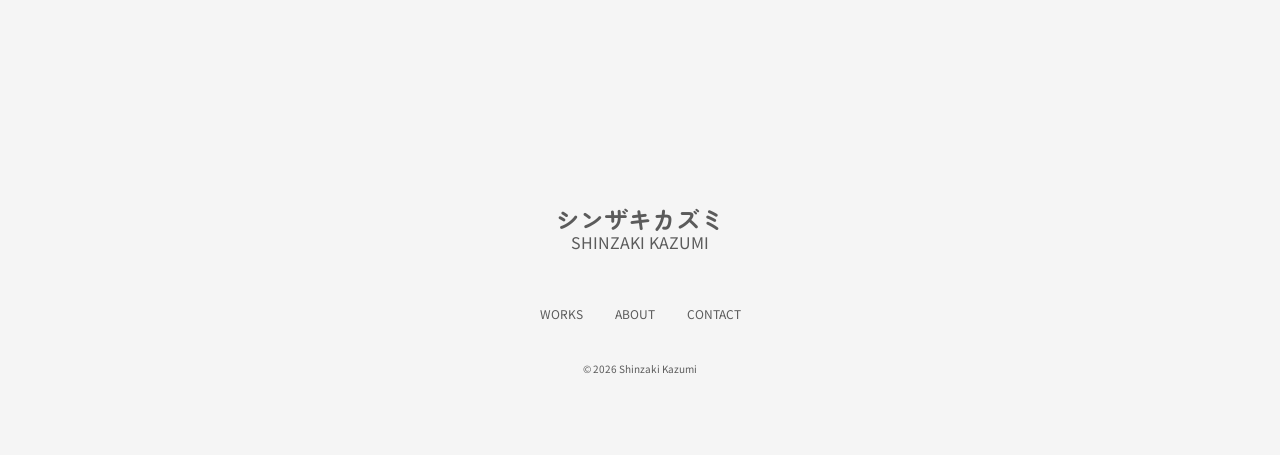
<file: works/banners.html>
<!DOCTYPE html>
<html lang="ja">
<head>
  <meta charset="UTF-8">
  <meta name="viewport" content="width=device-width, initial-scale=1.0">
  <title>バナー制作事例 | シンザキカズミ kzm-design</title>
  <link rel="icon" href="../images/favicon.ico">
  <link rel="stylesheet" href="../css/style.css">
  <link rel="stylesheet" href="../css/works-detail.css">
  <link rel="preconnect" href="https://fonts.googleapis.com">
  <link rel="preconnect" href="https://fonts.gstatic.com" crossorigin>
  <link href="https://fonts.googleapis.com/css2?family=Noto+Sans+JP:wght@400;500;700&family=Zen+Old+Mincho:wght@500;700&family=Zen+Maru+Gothic:wght@500;700&display=swap" rel="stylesheet">
</head>
<body class="wd-page">

  <!-- Nav Drawer (SP) -->
  <div class="nav-drawer" id="navDrawer">
    <button class="drawer-close" id="drawerClose" aria-label="閉じる">✕</button>
    <nav class="drawer-nav">
      <a href="../index.html" class="drawer-link">HOME</a>
      <a href="../index.html#works" class="drawer-link">WORKS</a>
      <a href="../about.html" class="drawer-link">ABOUT</a>
    </nav>
    <a href="mailto:kazumi.shinzaki.design@gmail.com" class="drawer-contact-btn">お問い合わせ</a>
  </div>
  <div class="drawer-overlay" id="drawerOverlay"></div>

  <!-- Header -->
  <header class="header is-light" id="header">
    <a href="../index.html" class="logo">
      <span class="logo-ja">シンザキカズミ</span>
      <span class="logo-en">SHINZAKI KAZUMI</span>
    </a>
    <div class="header-actions">
      <button class="btn-hamburger" id="hamburgerBtn" aria-label="メニューを開く">
        <img src="[data-uri]" alt="" width="26" height="26">
      </button>
    </div>
    <nav class="header-nav-pc">
      <a href="../index.html#works">WORKS</a>
      <a href="../about.html">ABOUT</a>
      <a href="mailto:kazumi.shinzaki.design@gmail.com" class="header-contact-btn">お問い合わせは<br>こちら</a>
    </nav>
  </header>

  <main>

    <!-- Hero Title -->
    <section class="wd-hero">
      <h1 class="wd-hero-title">
        <span class="wd-hero-sub">WORKS 05</span>
        バナー制作事例
      </h1>
    </section>

    <section class="wd-overview">
      <h2 class="wd-sec-title">No.1 男性化粧品</h2>
      <div class="wd-banner">
        <img src="../images/banners/mens_cosmetic.png" alt="バナー：男性化粧品">
      </div>
      <dl class="wd-overview-list">
        <div class="wd-overview-item">
          <dt class="wd-overview-label">ターゲット</dt>
          <dd class="wd-overview-value">30～40代男性ビジネスマン</dd>
        </div>
        <div class="wd-overview-item">
          <dt class="wd-overview-label">デザインコンセプト</dt>
          <dd class="wd-overview-value">忙しいビジネスマンの肌の悩みに寄り添い、無駄を削ぎ落としたデザインを通じて、商品の手軽さと信頼性を直感的に伝えることを目指しました。</dd>
        </div>
        <div class="wd-overview-item">
          <dt class="wd-overview-label">デザインポイント</dt>
          <dd class="wd-overview-value">余白を活かしたレイアウトと、シルバーを基調にした配色で「信頼感」と「清潔感」を演出。過度な装飾を省き、製品の質感が際立つデザインにしました。</dd>
        </div>
        <div class="wd-overview-item">
          <dt class="wd-overview-label">仕様ツール</dt>
          <dd class="wd-overview-value">Photoshop</dd>
        </div>
      </dl>
    </section>

    <section class="wd-overview">
      <h2 class="wd-sec-title">No.2 家庭教師のチア</h2>
      <div class="wd-banner">
        <img src="../images/banners/cheer.jpg" alt="バナー：家庭教師のチア">
      </div>
      <dl class="wd-overview-list">
        <div class="wd-overview-item">
          <dt class="wd-overview-label">ターゲット</dt>
          <dd class="wd-overview-value">夏休み中のお子様の学習環境に悩む保護者様</dd>
        </div>
        <div class="wd-overview-item">
          <dt class="wd-overview-label">デザインコンセプト</dt>
          <dd class="wd-overview-value">「2学期が楽しみになる！」というポジティブな感情を引き出すため、明るいイエローをベースに、爽やかな水色を差し色に選びました。</dd>
        </div>
        <div class="wd-overview-item">
          <dt class="wd-overview-label">デザインポイント</dt>
          <dd class="wd-overview-value">笑顔の人物写真を大きく配置し、安心感と信頼感が伝わるように心がけました。</dd>
        </div>
        <div class="wd-overview-item">
          <dt class="wd-overview-label">仕様ツール</dt>
          <dd class="wd-overview-value">Photoshop</dd>
        </div>
      </dl>
    </section>

    <section class="wd-overview">
      <h2 class="wd-sec-title">No.3 TOYS MARKET</h2>
      <div class="wd-banner">
        <img src="../images/banners/toys_market.jpg" alt="バナー：TOYS MARKET">
      </div>
      <dl class="wd-overview-list">
        <div class="wd-overview-item">
          <dt class="wd-overview-label">ターゲット</dt>
          <dd class="wd-overview-value">お得におもちゃを購入したい子育て世代</dd>
        </div>
        <div class="wd-overview-item">
          <dt class="wd-overview-label">デザインコンセプト</dt>
          <dd class="wd-overview-value">「最大20%OFF」「今だけ！」というお得感を強調し、クリックを促す賑やかなデザインにしました。</dd>
        </div>
        <div class="wd-overview-item">
          <dt class="wd-overview-label">デザインポイント</dt>
          <dd class="wd-overview-value">吹き出しや手書き風のあしらいで親しみやすさを出しつつ、視線が「20%OFF」からボタンへ流れるよう配置を工夫しました。</dd>
        </div>
        <div class="wd-overview-item">
          <dt class="wd-overview-label">仕様ツール</dt>
          <dd class="wd-overview-value">Photoshop</dd>
        </div>
      </dl>
    </section>

    <section class="wd-overview">
      <h2 class="wd-sec-title">No.4 植物由来成分配合シャンプー</h2>
      <div class="wd-banner">
        <img src="../images/banners/shampoo.jpg" alt="バナー：植物由来成分配合シャンプー">
      </div>
      <dl class="wd-overview-list">
        <div class="wd-overview-item">
          <dt class="wd-overview-label">ターゲット</dt>
          <dd class="wd-overview-value">素材にこだわる、ナチュラル志向の女性</dd>
        </div>
        <div class="wd-overview-item">
          <dt class="wd-overview-label">デザインコンセプト</dt>
          <dd class="wd-overview-value">商品の透明感とボタニカルな世界観を表現するため、背景に木漏れ日の画像を使用し、余白を活かしたクリーンな構成にしました。</dd>
        </div>
        <div class="wd-overview-item">
          <dt class="wd-overview-label">デザインポイント</dt>
          <dd class="wd-overview-value">明朝体を使用し、上品で落ち着いたトーンに仕上げることを意識しました。</dd>
        </div>
        <div class="wd-overview-item">
          <dt class="wd-overview-label">仕様ツール</dt>
          <dd class="wd-overview-value">Photoshop</dd>
        </div>
      </dl>
    </section>

    <section class="wd-overview">
      <h2 class="wd-sec-title">No.5 焦がしキャラメルのリンゴタルト</h2>
      <div class="wd-banner">
        <img src="../images/banners/apple_tart.png" alt="バナー：焦がしキャラメルのリンゴタルト">
      </div>
      <dl class="wd-overview-list">
        <div class="wd-overview-item">
          <dt class="wd-overview-label">ターゲット</dt>
          <dd class="wd-overview-value">20〜40代の落ち着いた空間を好むカフェが好きな方。</dd>
        </div>
        <div class="wd-overview-item">
          <dt class="wd-overview-label">デザインコンセプト</dt>
          <dd class="wd-overview-value">寒い冬に、温かい家で贅沢なスイーツを食べる幸福感を伝えるため、キャラメルのツヤを強調し、一口食べた時の満足感が視覚から伝わるように調整しました。</dd>
        </div>
        <div class="wd-overview-item">
          <dt class="wd-overview-label">デザインポイント</dt>
          <dd class="wd-overview-value">タルトの魅力を引き出す大胆なトリミングと、琥珀色の光彩によるレトロなぬくもりをデザインで表現しました。</dd>
        </div>
        <div class="wd-overview-item">
          <dt class="wd-overview-label">仕様ツール</dt>
          <dd class="wd-overview-value">Photoshop</dd>
        </div>
      </dl>
    </section>

  </main>

  <!-- Footer -->
  <footer class="footer">
    <div class="footer-inner">
      <div class="footer-logo">
        <a href="#" class="footer-logo-ja">シンザキカズミ</a>
        <a href="#" class="footer-logo-en">SHINZAKI KAZUMI</a>
      </div>
      <nav class="footer-nav">
        <a href="../index.html#works">WORKS</a>
        <a href="../about.html">ABOUT</a>
        <a href="mailto:kazumi.shinzaki.design@gmail.com">CONTACT</a>
      </nav>
      <p class="footer-copy">© 2026 Shinzaki Kazumi</p>
    </div>
  </footer>

  <script src="../js/main.js"></script>

</body>
</html>
</file>
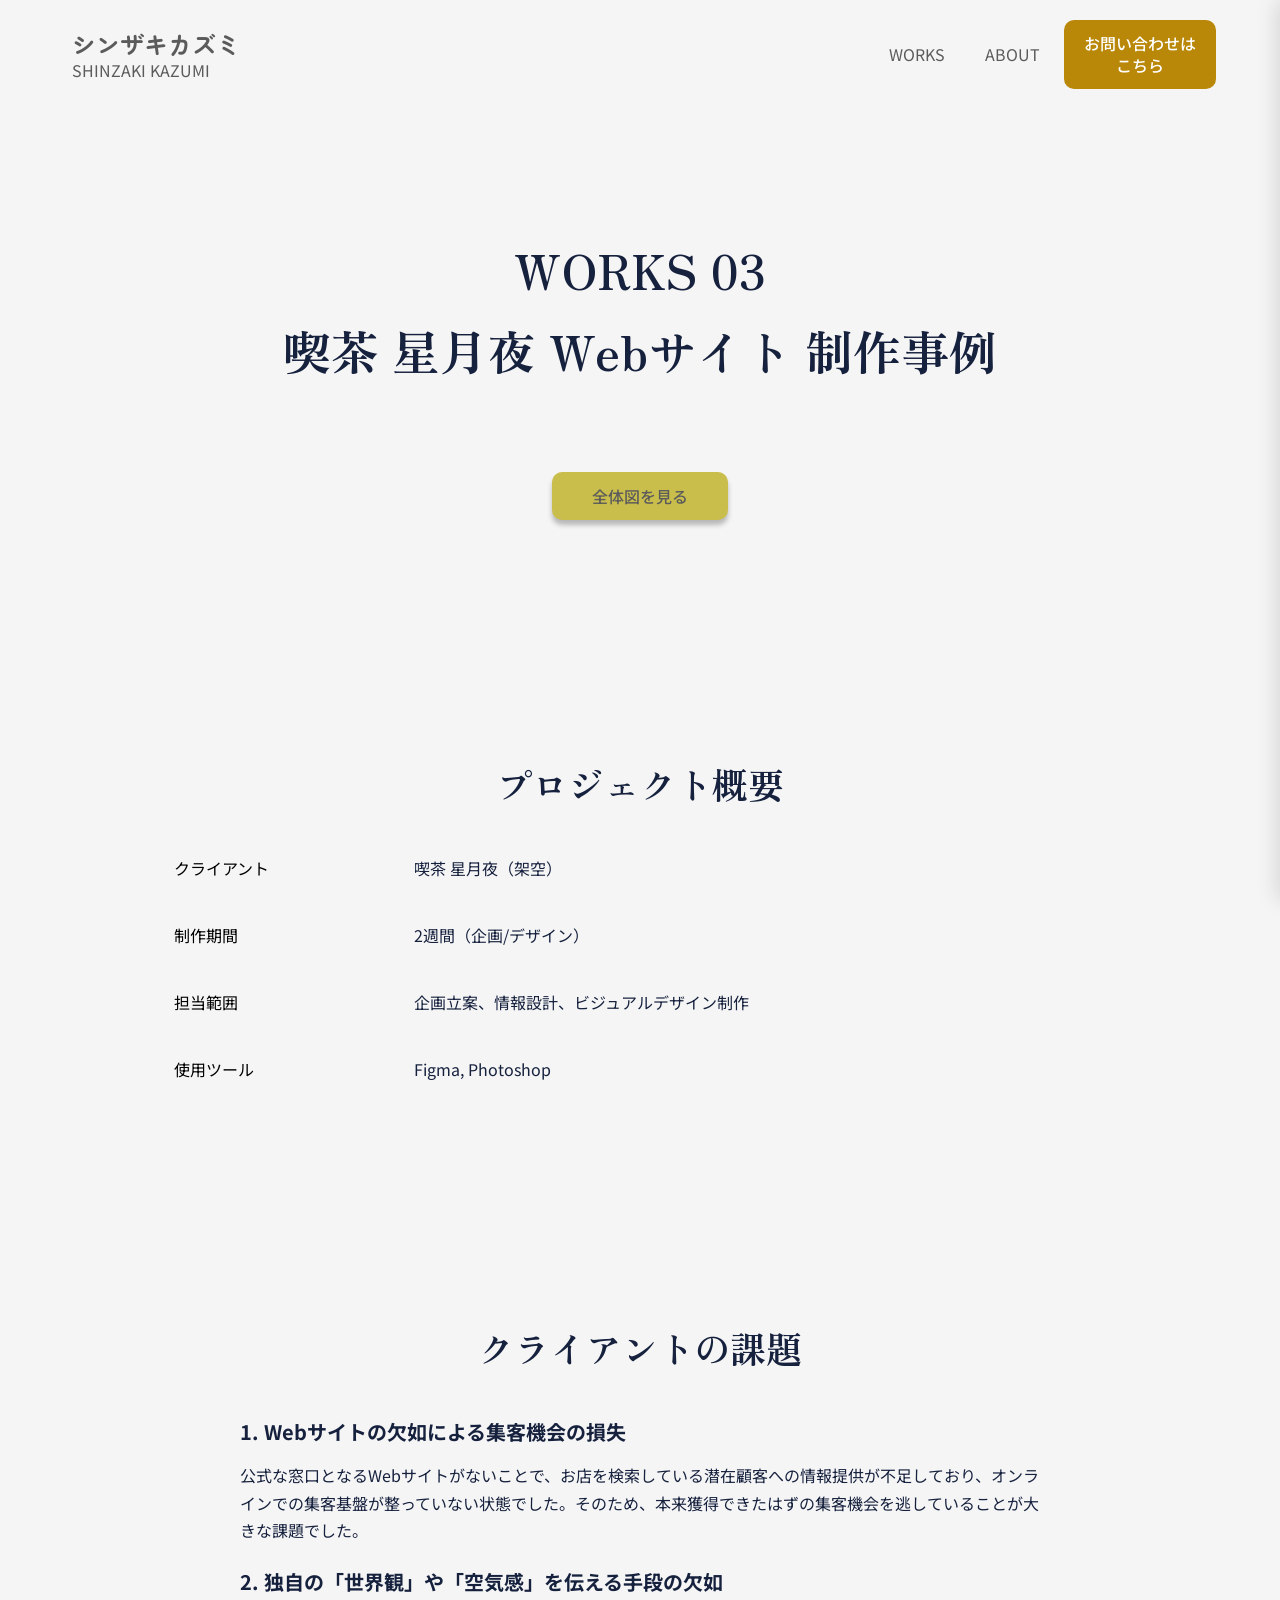
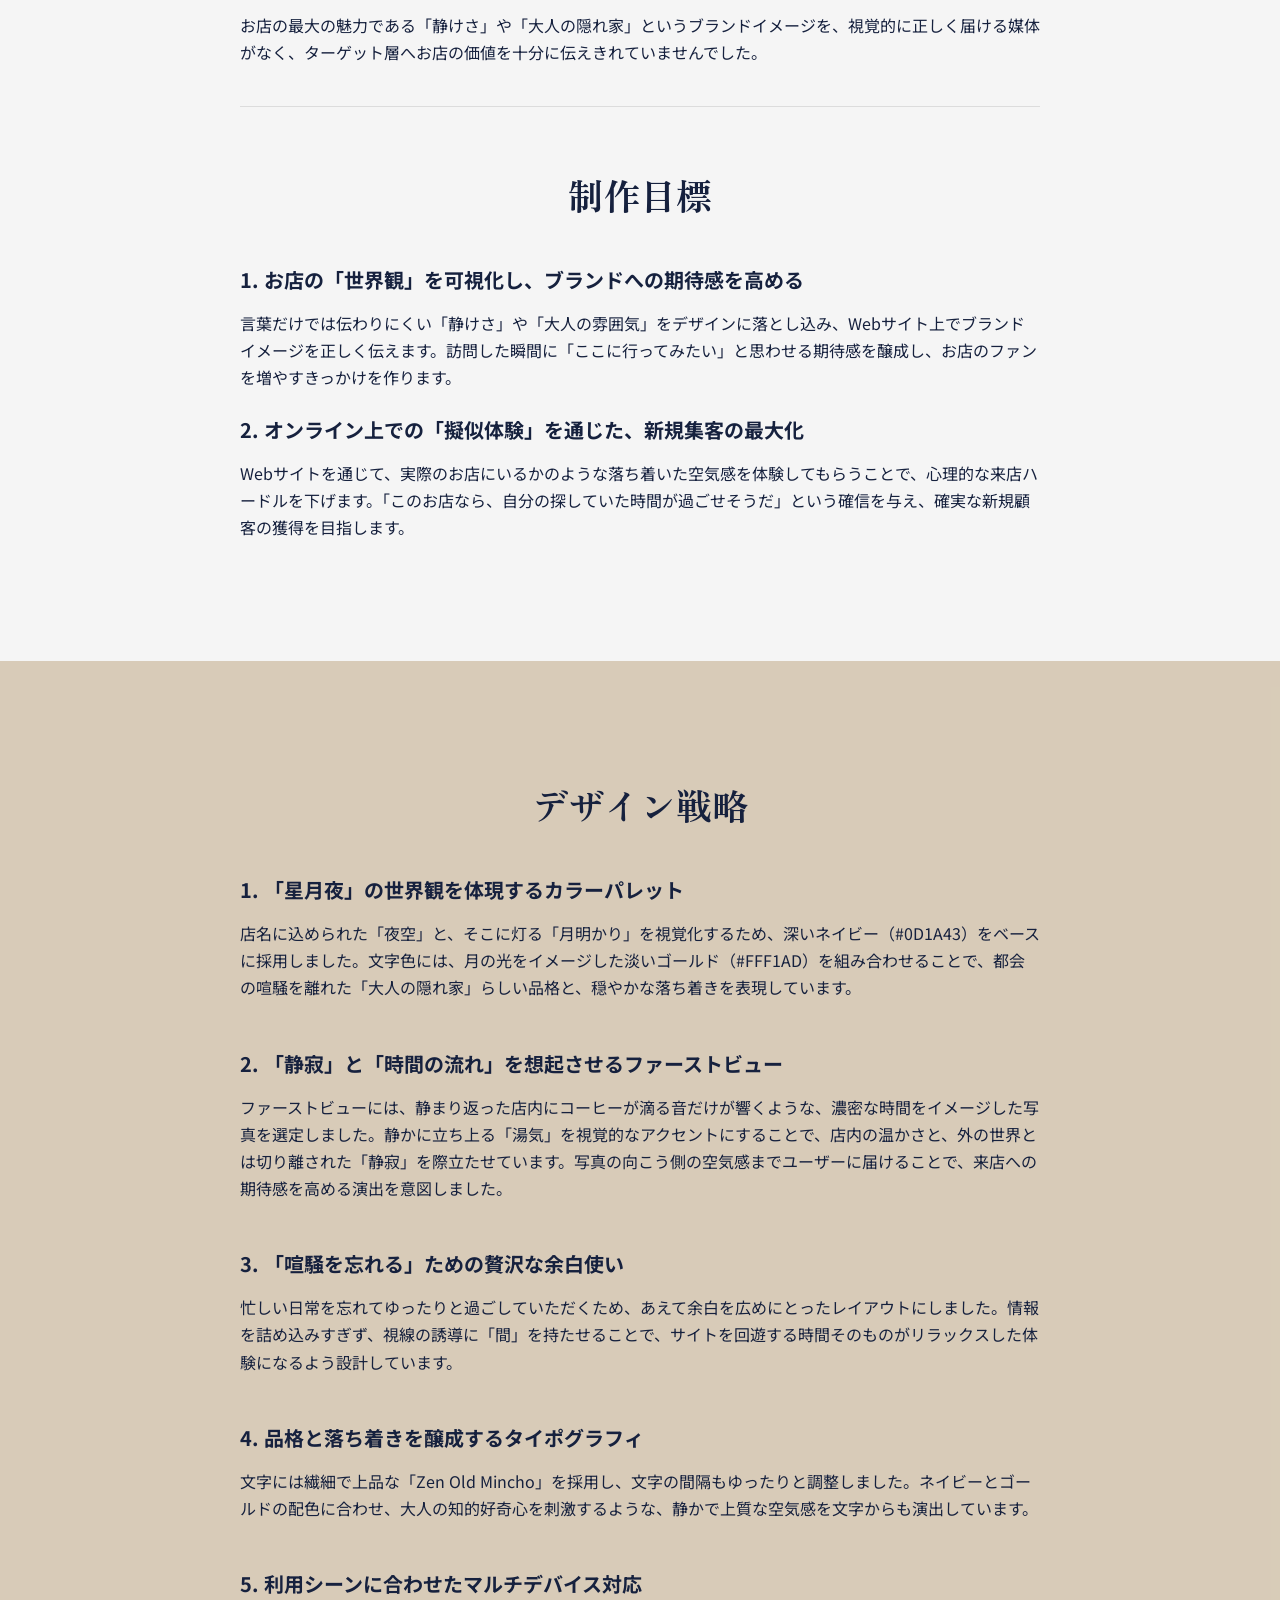
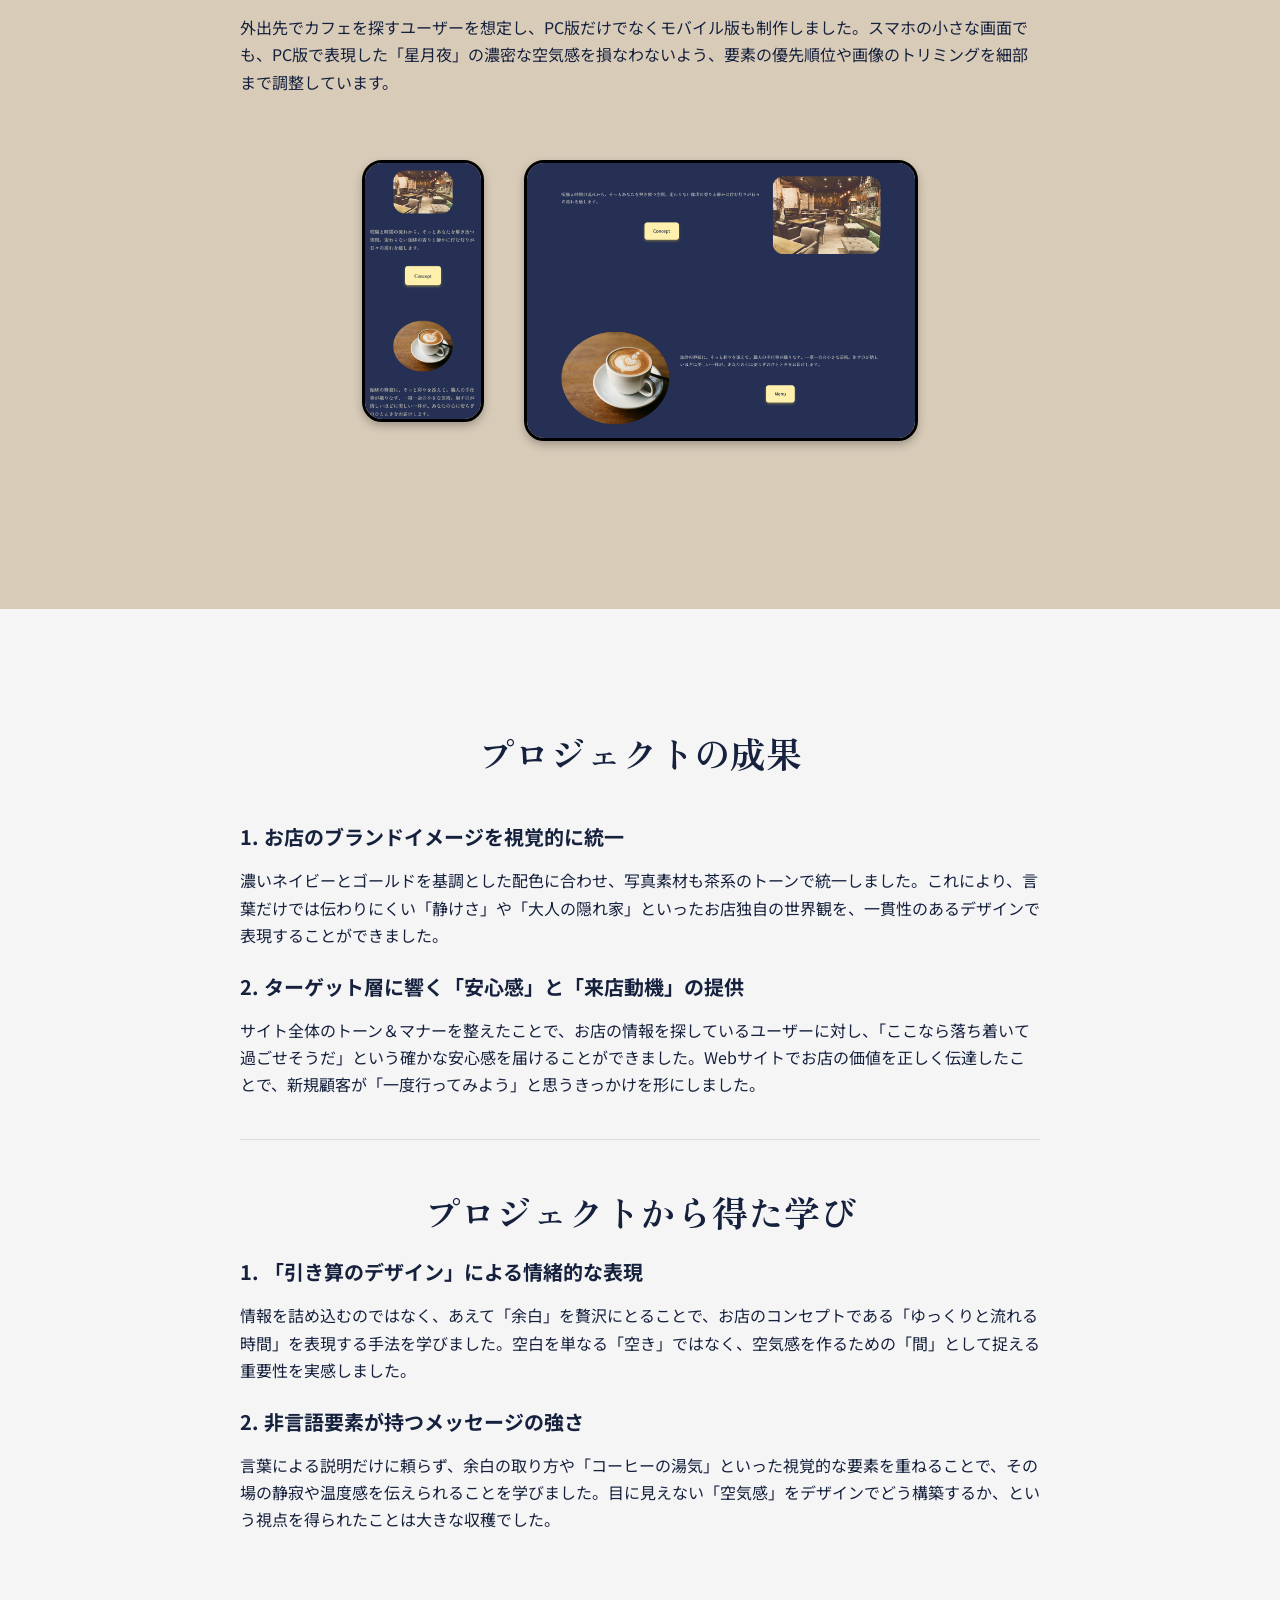
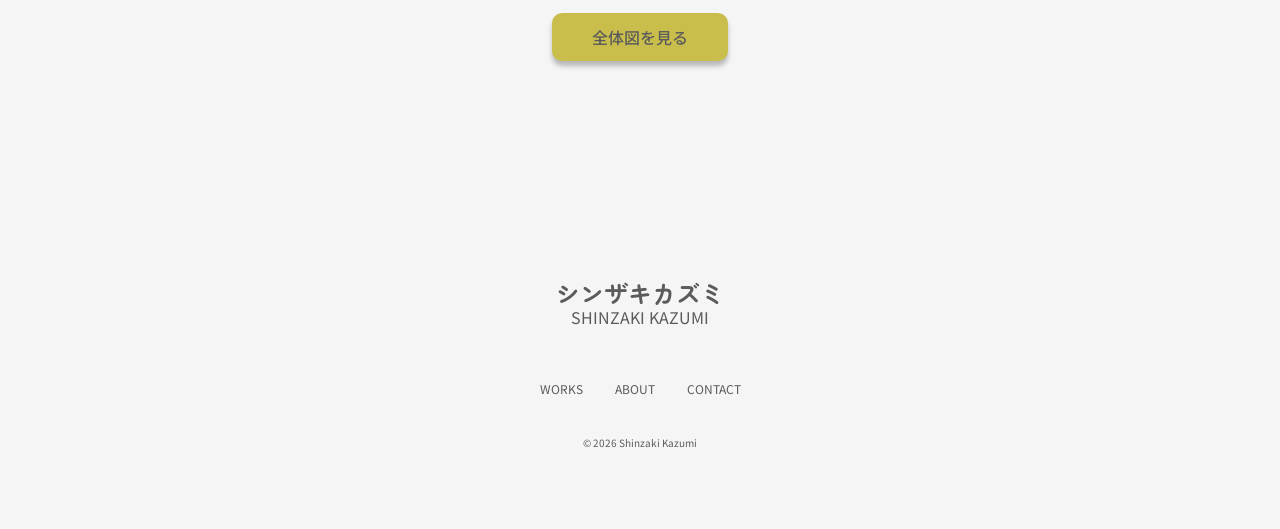
<file: works/hoshidukiyo.html>
<!DOCTYPE html>
<html lang="ja">
<head>
  <meta charset="UTF-8">
  <meta name="viewport" content="width=device-width, initial-scale=1.0">
  <title>喫茶 星月夜 Webサイト 制作事例 | シンザキカズミ kzm-design</title>
  <link rel="icon" href="../images/favicon.ico">
  <link rel="stylesheet" href="../css/style.css">
  <link rel="stylesheet" href="../css/works-detail.css">
  <link rel="preconnect" href="https://fonts.googleapis.com">
  <link rel="preconnect" href="https://fonts.gstatic.com" crossorigin>
  <link href="https://fonts.googleapis.com/css2?family=Noto+Sans+JP:wght@400;500;700&family=Zen+Old+Mincho:wght@500;700&family=Zen+Maru+Gothic:wght@500;700&display=swap" rel="stylesheet">
</head>
<body class="wd-page">

  <!-- Nav Drawer (SP) -->
  <div class="nav-drawer" id="navDrawer">
    <button class="drawer-close" id="drawerClose" aria-label="閉じる">✕</button>
    <nav class="drawer-nav">
      <a href="../index.html" class="drawer-link">HOME</a>
      <a href="../index.html#works" class="drawer-link">WORKS</a>
      <a href="../about.html" class="drawer-link">ABOUT</a>
    </nav>
    <a href="mailto:kazumi.shinzaki.design@gmail.com" class="drawer-contact-btn">お問い合わせ</a>
  </div>
  <div class="drawer-overlay" id="drawerOverlay"></div>

  <!-- Header -->
  <header class="header is-light" id="header">
    <a href="../index.html" class="logo">
      <span class="logo-ja">シンザキカズミ</span>
      <span class="logo-en">SHINZAKI KAZUMI</span>
    </a>
    <div class="header-actions">
      <button class="btn-hamburger" id="hamburgerBtn" aria-label="メニューを開く">
        <img src="[data-uri]" alt="" width="26" height="26">
      </button>
    </div>
    <nav class="header-nav-pc">
      <a href="../index.html#works">WORKS</a>
      <a href="../about.html">ABOUT</a>
      <a href="mailto:kazumi.shinzaki.design@gmail.com" class="header-contact-btn">お問い合わせは<br>こちら</a>
    </nav>
  </header>

  <main>

    <!-- Hero Title -->
    <section class="wd-hero">
      <h1 class="wd-hero-title">
        <span class="wd-hero-sub">WORKS 03</span>
        喫茶 星月夜 Webサイト 制作事例
      </h1>
      <a href="https://www.figma.com/proto/6s3eak7nSUx3P9vfDtuSia/%E6%98%9F%E6%9C%88%E5%A4%9C?node-id=1-2&t=x3QJTEfKftN5N6er-1&scaling=min-zoom&content-scaling=fixed&page-id=0%3A1&starting-point-node-id=233%3A5" class="pc-link wd-btn-view">全体図を見る</a>
      <a href="https://www.figma.com/proto/6s3eak7nSUx3P9vfDtuSia/%E6%98%9F%E6%9C%88%E5%A4%9C?node-id=233-5&t=TYv8l1bkMhFX7WOs-1&scaling=min-zoom&content-scaling=fixed&page-id=0%3A1&starting-point-node-id=233%3A5" class="sp-link wd-btn-view">全体図を見る</a>
    </section>

    <!-- Overview -->
    <section class="wd-overview">
      <h2 class="wd-sec-title">プロジェクト概要</h2>
      <dl class="wd-overview-list">
        <div class="wd-overview-item">
          <dt class="wd-overview-label">クライアント</dt>
          <dd class="wd-overview-value">喫茶 星月夜（架空）</dd>
        </div>
        <div class="wd-overview-item">
          <dt class="wd-overview-label">制作期間</dt>
          <dd class="wd-overview-value">2週間（企画/デザイン）</dd>
        </div>
        <div class="wd-overview-item">
          <dt class="wd-overview-label">担当範囲</dt>
          <dd class="wd-overview-value">企画立案、情報設計、ビジュアルデザイン制作</dd>
        </div>
        <div class="wd-overview-item">
          <dt class="wd-overview-label">使用ツール</dt>
          <dd class="wd-overview-value">Figma, Photoshop</dd>
        </div>
      </dl>
    </section>

    <!-- Background -->
    <section class="wd-background">
      <div class="wd-challenge">
        <h2 class="wd-sec-title">クライアントの課題</h2>
        <div class="wd-goal-list">
          <div class="wd-goal-item">
            <h3 class="wd-item-title">1. Webサイトの欠如による集客機会の損失</h3>
            <p class="wd-body-text">公式な窓口となるWebサイトがないことで、お店を検索している潜在顧客への情報提供が不足しており、オンラインでの集客基盤が整っていない状態でした。そのため、本来獲得できたはずの集客機会を逃していることが大きな課題でした。</p>
          </div>
          <div class="wd-goal-item">
            <h3 class="wd-item-title">2. 独自の「世界観」や「空気感」を伝える手段の欠如</h3>
            <p class="wd-body-text">お店の最大の魅力である「静けさ」や「大人の隠れ家」というブランドイメージを、視覚的に正しく届ける媒体がなく、ターゲット層へお店の価値を十分に伝えきれていませんでした。</p>
          </div>
        </div>
      </div>
      <div class="wd-goal">
        <h2 class="wd-sec-title">制作目標</h2>
        <div class="wd-goal-list">
          <div class="wd-goal-item">
            <h3 class="wd-item-title">1. お店の「世界観」を可視化し、ブランドへの期待感を高める</h3>
            <p class="wd-body-text">言葉だけでは伝わりにくい「静けさ」や「大人の雰囲気」をデザインに落とし込み、Webサイト上でブランドイメージを正しく伝えます。訪問した瞬間に「ここに行ってみたい」と思わせる期待感を醸成し、お店のファンを増やすきっかけを作ります。</p>
          </div>
          <div class="wd-goal-item">
            <h3 class="wd-item-title">2. オンライン上での「擬似体験」を通じた、新規集客の最大化</h3>
            <p class="wd-body-text">Webサイトを通じて、実際のお店にいるかのような落ち着いた空気感を体験してもらうことで、心理的な来店ハードルを下げます。「このお店なら、自分の探していた時間が過ごせそうだ」という確信を与え、確実な新規顧客の獲得を目指します。</p>
          </div>
        </div>
      </div>
    </section>

    <!-- Strategy -->
    <section class="wd-strategy">
      <h2 class="wd-sec-title">デザイン戦略</h2>
      <div class="wd-strategy-list">

        <div class="wd-strategy-item">
          <h3 class="wd-item-title">1. 「星月夜」の世界観を体現するカラーパレット</h3>
          <p class="wd-body-text">店名に込められた「夜空」と、そこに灯る「月明かり」を視覚化するため、深いネイビー（#0D1A43）をベースに採用しました。文字色には、月の光をイメージした淡いゴールド（#FFF1AD）を組み合わせることで、都会の喧騒を離れた「大人の隠れ家」らしい品格と、穏やかな落ち着きを表現しています。</p>
        </div>

        <div class="wd-strategy-item">
          <h3 class="wd-item-title">2. 「静寂」と「時間の流れ」を想起させるファーストビュー</h3>
          <p class="wd-body-text">ファーストビューには、静まり返った店内にコーヒーが滴る音だけが響くような、濃密な時間をイメージした写真を選定しました。静かに立ち上る「湯気」を視覚的なアクセントにすることで、店内の温かさと、外の世界とは切り離された「静寂」を際立たせています。写真の向こう側の空気感までユーザーに届けることで、来店への期待感を高める演出を意図しました。</p>
        </div>

        <div class="wd-strategy-item">
          <h3 class="wd-item-title">3. 「喧騒を忘れる」ための贅沢な余白使い</h3>
          <div class="wd-body-text">
            <p>忙しい日常を忘れてゆったりと過ごしていただくため、あえて余白を広めにとったレイアウトにしました。情報を詰め込みすぎず、視線の誘導に「間」を持たせることで、サイトを回遊する時間そのものがリラックスした体験になるよう設計しています。</p>
          </div>
        </div>

        <div class="wd-strategy-item">
          <h3 class="wd-item-title">4. 品格と落ち着きを醸成するタイポグラフィ</h3>
          <div class="wd-body-text">
            <p>文字には繊細で上品な「Zen Old Mincho」を採用し、文字の間隔もゆったりと調整しました。ネイビーとゴールドの配色に合わせ、大人の知的好奇心を刺激するような、静かで上質な空気感を文字からも演出しています。</p>
          </div>
        </div>

        <div class="wd-strategy-item">
          <h3 class="wd-item-title">5. 利用シーンに合わせたマルチデバイス対応</h3>
          <p class="wd-body-text">外出先でカフェを探すユーザーを想定し、PC版だけでなくモバイル版も制作しました。スマホの小さな画面でも、PC版で表現した「星月夜」の濃密な空気感を損なわないよう、要素の優先順位や画像のトリミングを細部まで調整しています。</p>
          <div class="wd-mockup-group">
            <div class="wd-mockup wd-mockup--mobile">
              <img src="../images/works/hoshidukiyo_mobile.png" alt="スマートフォン表示">
            </div>
            <div class="wd-mockup wd-mockup--pc">
              <img src="../images/works/hoshidukiyo_desktop.png" alt="PC表示">
            </div>
          </div>
        </div>

      </div>
    </section>

    <!-- Results -->
    <section class="wd-results">
      <div class="wd-results-group">
        <h2 class="wd-sec-title">プロジェクトの成果</h2>
        <div class="wd-results-list">
          <div class="wd-result-item">
            <h3 class="wd-item-title">1. お店のブランドイメージを視覚的に統一</h3>
            <p class="wd-body-text">濃いネイビーとゴールドを基調とした配色に合わせ、写真素材も茶系のトーンで統一しました。これにより、言葉だけでは伝わりにくい「静けさ」や「大人の隠れ家」といったお店独自の世界観を、一貫性のあるデザインで表現することができました。</p>
          </div>
          <div class="wd-result-item">
            <h3 class="wd-item-title">2. ターゲット層に響く「安心感」と「来店動機」の提供</h3>
            <p class="wd-body-text">サイト全体のトーン＆マナーを整えたことで、お店の情報を探しているユーザーに対し、「ここなら落ち着いて過ごせそうだ」という確かな安心感を届けることができました。Webサイトでお店の価値を正しく伝達したことで、新規顧客が「一度行ってみよう」と思うきっかけを形にしました。</p>
          </div>
        </div>
      </div>
      <div class="wd-learning-group">
        <h2 class="wd-sec-title">プロジェクトから得た学び</h2>
        <div class="wd-results-list">
          <div class="wd-result-item">
            <h3 class="wd-item-title">1. 「引き算のデザイン」による情緒的な表現</h3>
            <p class="wd-body-text">情報を詰め込むのではなく、あえて「余白」を贅沢にとることで、お店のコンセプトである「ゆっくりと流れる時間」を表現する手法を学びました。空白を単なる「空き」ではなく、空気感を作るための「間」として捉える重要性を実感しました。</p>
          </div>
          <div class="wd-result-item">
            <h3 class="wd-item-title">2. 非言語要素が持つメッセージの強さ</h3>
            <p class="wd-body-text">言葉による説明だけに頼らず、余白の取り方や「コーヒーの湯気」といった視覚的な要素を重ねることで、その場の静寂や温度感を伝えられることを学びました。目に見えない「空気感」をデザインでどう構築するか、という視点を得られたことは大きな収穫でした。</p>
          </div>
        </div>
      </div>
       <a href="https://www.figma.com/proto/6s3eak7nSUx3P9vfDtuSia/%E6%98%9F%E6%9C%88%E5%A4%9C?node-id=1-2&t=x3QJTEfKftN5N6er-1&scaling=min-zoom&content-scaling=fixed&page-id=0%3A1&starting-point-node-id=233%3A5" class="pc-link wd-btn-view">全体図を見る</a>
       <a href="https://www.figma.com/proto/6s3eak7nSUx3P9vfDtuSia/%E6%98%9F%E6%9C%88%E5%A4%9C?node-id=233-5&t=TYv8l1bkMhFX7WOs-1&scaling=min-zoom&content-scaling=fixed&page-id=0%3A1&starting-point-node-id=233%3A5" class="sp-link wd-btn-view">全体図を見る</a>

  </main>

  <!-- Footer -->
  <footer class="footer">
    <div class="footer-inner">
      <div class="footer-logo">
        <a href="#" class="footer-logo-ja">シンザキカズミ</a>
        <a href="#" class="footer-logo-en">SHINZAKI KAZUMI</a>
      </div>
      <nav class="footer-nav">
        <a href="../index.html#works">WORKS</a>
        <a href="../about.html">ABOUT</a>
        <a href="mailto:kazumi.shinzaki.design@gmail.com">CONTACT</a>
      </nav>
      <p class="footer-copy">© 2026 Shinzaki Kazumi</p>
    </div>
  </footer>

  <script src="../js/main.js"></script>

</body>
</html>
</file>
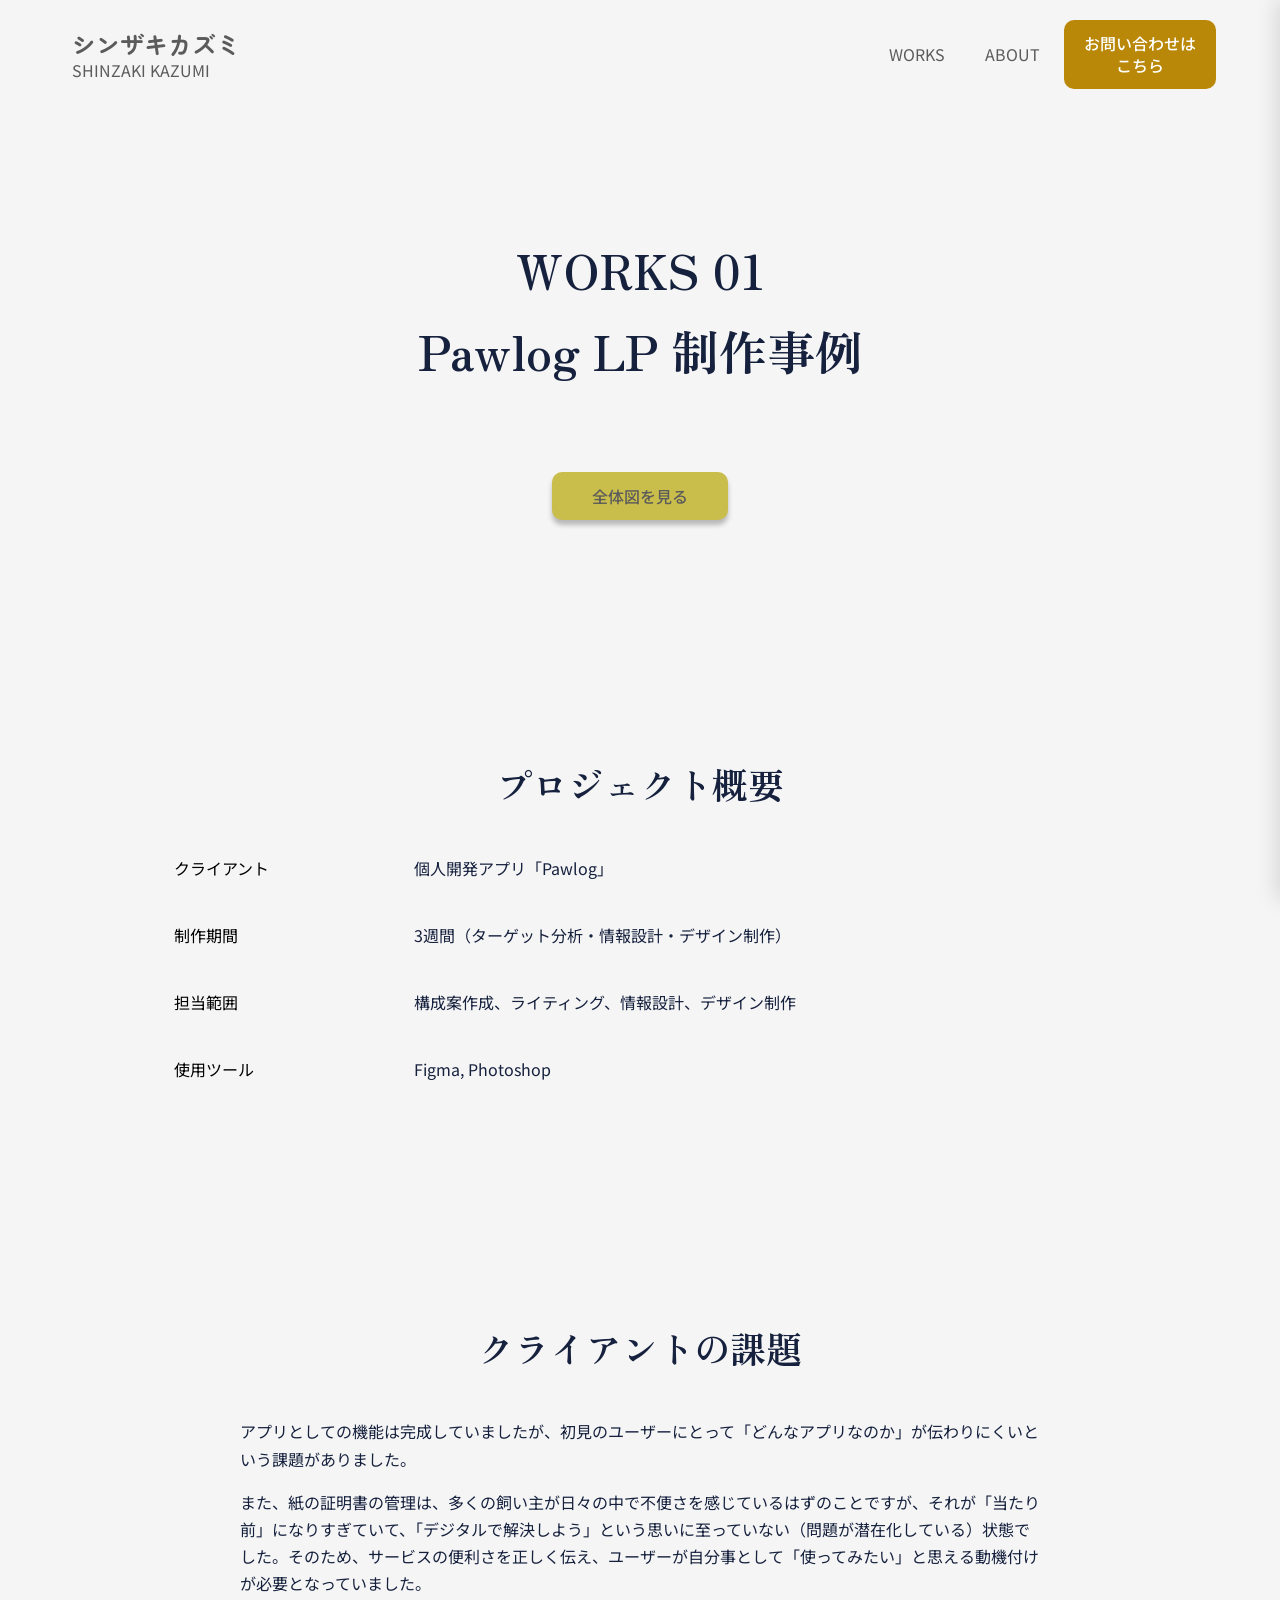
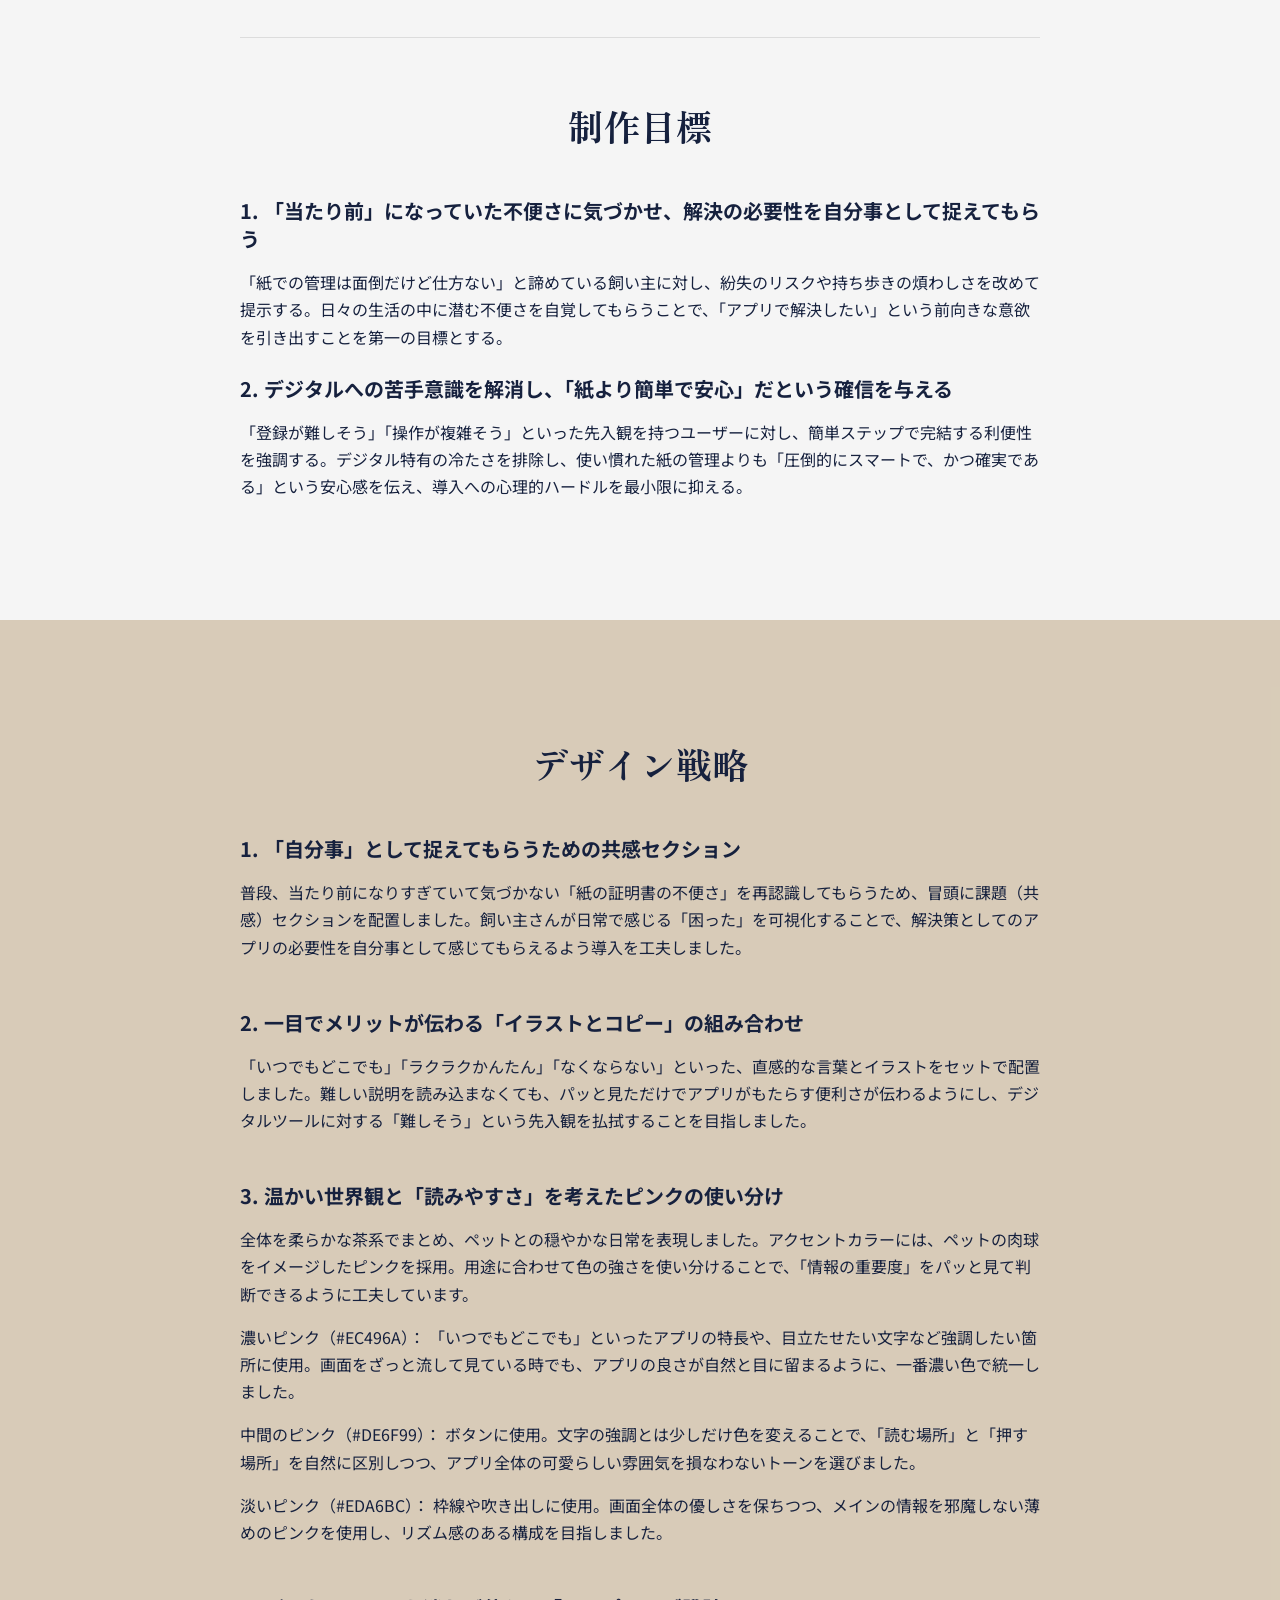
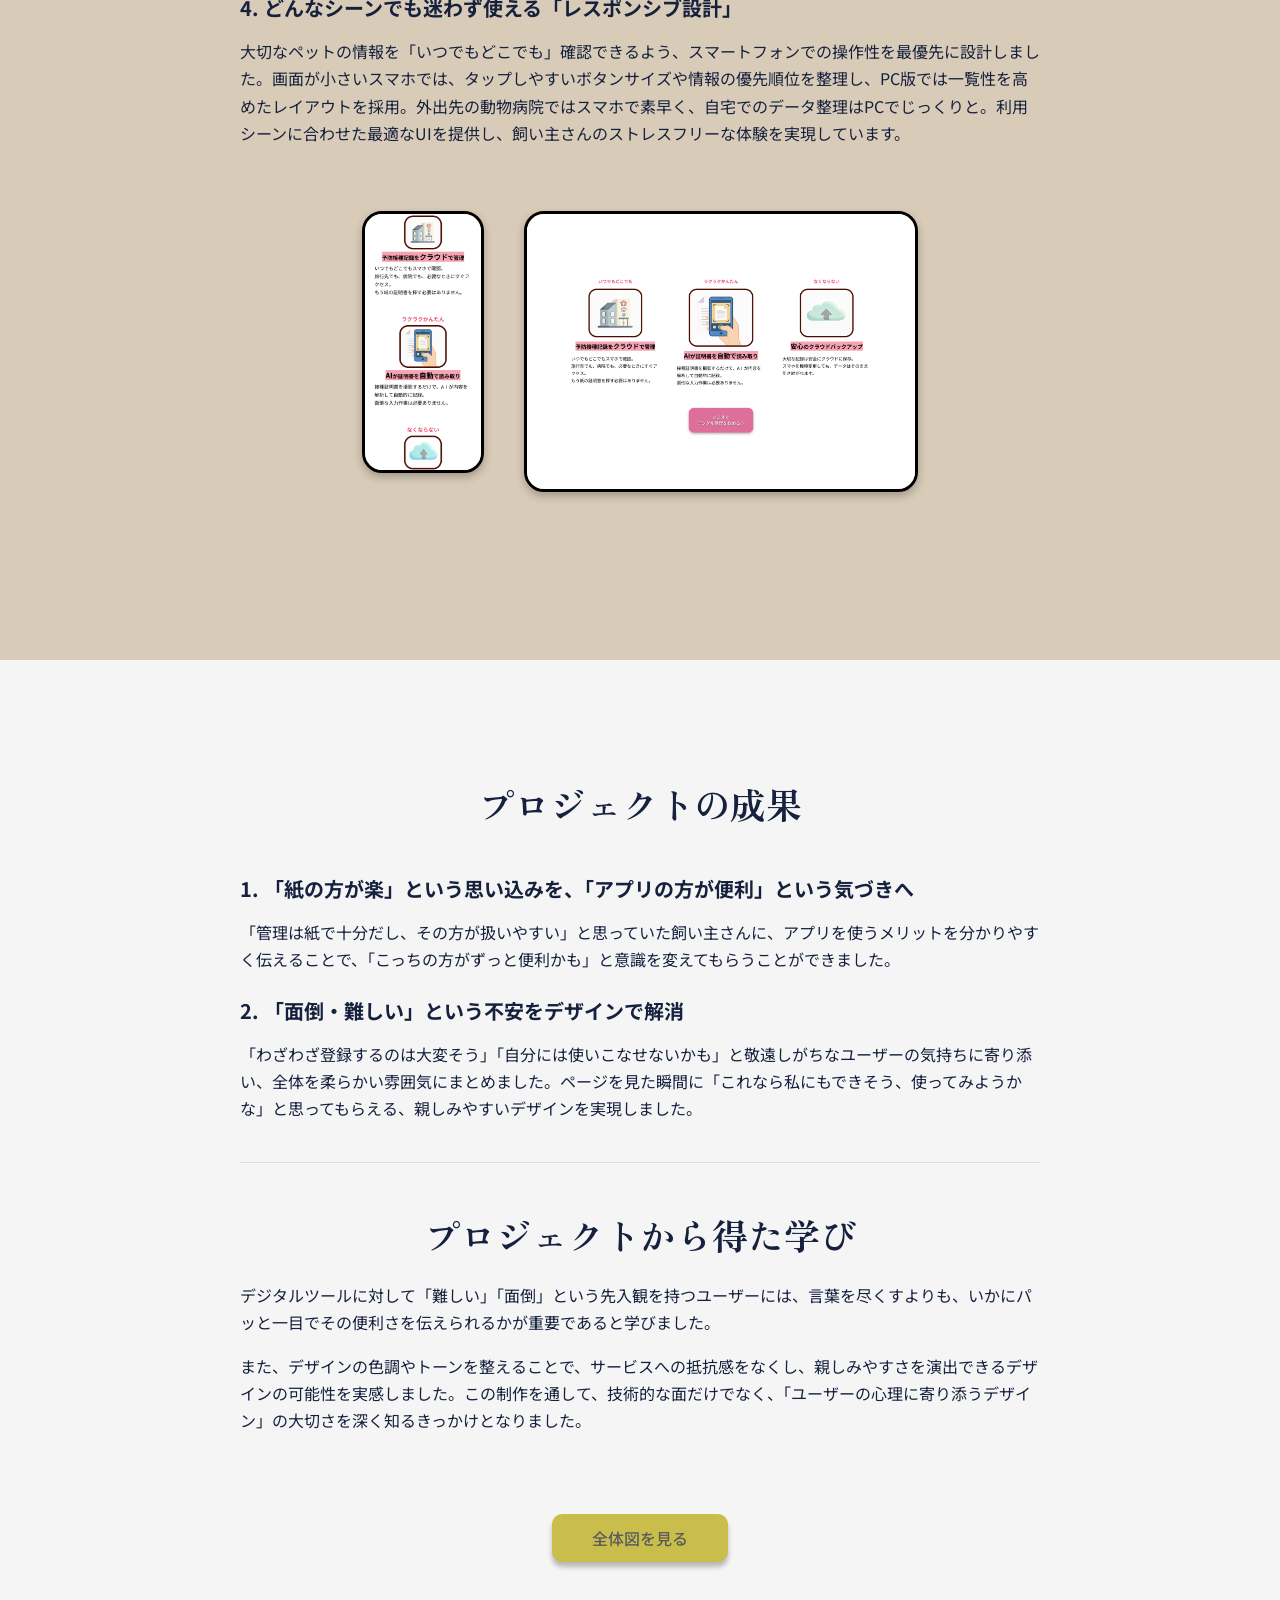
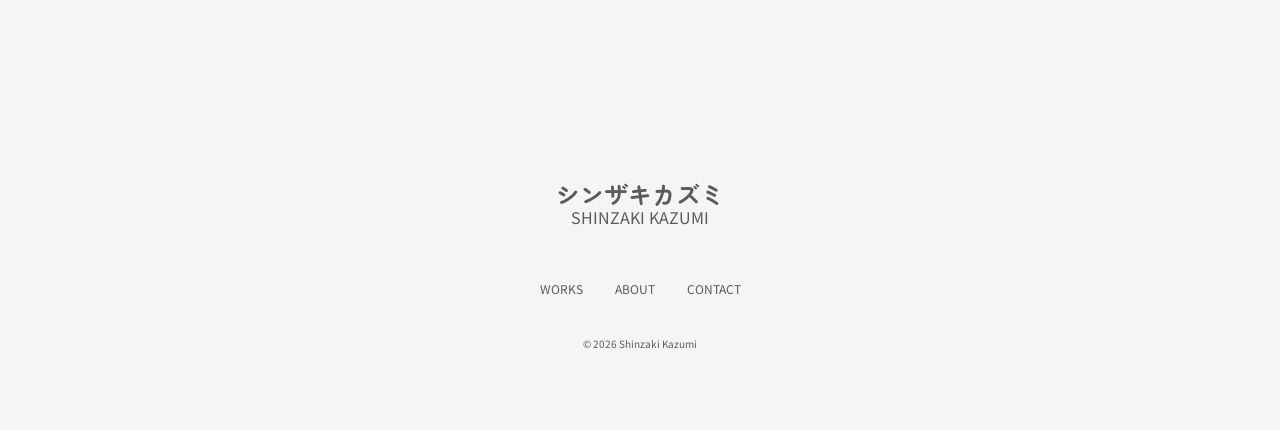
<file: works/pawlog.html>
<!DOCTYPE html>
<html lang="ja">
<head>
  <meta charset="UTF-8">
  <meta name="viewport" content="width=device-width, initial-scale=1.0">
  <title>Pawlog LP 制作事例 | シンザキカズミ kzm-design</title>
  <link rel="icon" href="../images/favicon.ico">
  <link rel="stylesheet" href="../css/style.css">
  <link rel="stylesheet" href="../css/works-detail.css">
  <link rel="preconnect" href="https://fonts.googleapis.com">
  <link rel="preconnect" href="https://fonts.gstatic.com" crossorigin>
  <link href="https://fonts.googleapis.com/css2?family=Noto+Sans+JP:wght@400;500;700&family=Zen+Old+Mincho:wght@500;700&family=Zen+Maru+Gothic:wght@500;700&display=swap" rel="stylesheet">
</head>
<body class="wd-page">

  <!-- Nav Drawer (SP) -->
  <div class="nav-drawer" id="navDrawer">
    <button class="drawer-close" id="drawerClose" aria-label="閉じる">✕</button>
    <nav class="drawer-nav">
      <a href="../index.html" class="drawer-link">HOME</a>
      <a href="../index.html#works" class="drawer-link">WORKS</a>
      <a href="../about.html" class="drawer-link">ABOUT</a>
    </nav>
    <a href="mailto:kazumi.shinzaki.design@gmail.com" class="drawer-contact-btn">お問い合わせ</a>
  </div>
  <div class="drawer-overlay" id="drawerOverlay"></div>

  <!-- Header -->
  <header class="header is-light" id="header">
    <a href="../index.html" class="logo">
      <span class="logo-ja">シンザキカズミ</span>
      <span class="logo-en">SHINZAKI KAZUMI</span>
    </a>
    <div class="header-actions">
      <button class="btn-hamburger" id="hamburgerBtn" aria-label="メニューを開く">
        <img src="[data-uri]" alt="" width="26" height="26">
      </button>
    </div>
    <nav class="header-nav-pc">
      <a href="../index.html#works">WORKS</a>
      <a href="../about.html">ABOUT</a>
      <a href="mailto:kazumi.shinzaki.design@gmail.com" class="header-contact-btn">お問い合わせは<br>こちら</a>
    </nav>
  </header>

  <main>

    <!-- Hero Title -->
    <section class="wd-hero">
      <h1 class="wd-hero-title">
        <span class="wd-hero-sub">WORKS 01</span>
        Pawlog LP 制作事例
      </h1>
      <a href="https://www.figma.com/proto/jcxY0IBDEtiMDrfOGpdj4g/Pawlog?node-id=1-4&viewport=504%2C28%2C0.12&t=JvuWRlVTpAw9CLZM-1&scaling=min-zoom&content-scaling=fixed&starting-point-node-id=1%3A4&page-id=0%3A1" class="pc-link wd-btn-view">全体図を見る</a>
      <a href="https://www.figma.com/proto/jcxY0IBDEtiMDrfOGpdj4g/Pawlog?node-id=64-41&viewport=504%2C28%2C0.12&t=psUHXCdkUSChm7Cx-1&scaling=min-zoom&content-scaling=fixed&starting-point-node-id=1%3A4&page-id=0%3A1" class="sp-link wd-btn-view">全体図を見る</a>
    </section>

    <!-- Overview -->
    <section class="wd-overview">
      <h2 class="wd-sec-title">プロジェクト概要</h2>
      <dl class="wd-overview-list">
        <div class="wd-overview-item">
          <dt class="wd-overview-label">クライアント</dt>
          <dd class="wd-overview-value">個人開発アプリ「Pawlog」</dd>
        </div>
        <div class="wd-overview-item">
          <dt class="wd-overview-label">制作期間</dt>
          <dd class="wd-overview-value">3週間（ターゲット分析・情報設計・デザイン制作）</dd>
        </div>
        <div class="wd-overview-item">
          <dt class="wd-overview-label">担当範囲</dt>
          <dd class="wd-overview-value">構成案作成、ライティング、情報設計、デザイン制作</dd>
        </div>
        <div class="wd-overview-item">
          <dt class="wd-overview-label">使用ツール</dt>
          <dd class="wd-overview-value">Figma, Photoshop</dd>
        </div>
      </dl>
    </section>

    <!-- Background -->
    <section class="wd-background">
      <div class="wd-challenge">
        <h2 class="wd-sec-title">クライアントの課題</h2>
        <div class="wd-body-text">
          <p>アプリとしての機能は完成していましたが、初見のユーザーにとって「どんなアプリなのか」が伝わりにくいという課題がありました。</p>
          <p>また、紙の証明書の管理は、多くの飼い主が日々の中で不便さを感じているはずのことですが、それが「当たり前」になりすぎていて、「デジタルで解決しよう」という思いに至っていない（問題が潜在化している）状態でした。そのため、サービスの便利さを正しく伝え、ユーザーが自分事として「使ってみたい」と思える動機付けが必要となっていました。</p>
        </div>
      </div>
      <div class="wd-goal">
        <h2 class="wd-sec-title">制作目標</h2>
        <div class="wd-goal-list">
          <div class="wd-goal-item">
            <h3 class="wd-item-title">1. 「当たり前」になっていた不便さに気づかせ、解決の必要性を自分事として捉えてもらう</h3>
            <p class="wd-body-text">「紙での管理は面倒だけど仕方ない」と諦めている飼い主に対し、紛失のリスクや持ち歩きの煩わしさを改めて提示する。日々の生活の中に潜む不便さを自覚してもらうことで、「アプリで解決したい」という前向きな意欲を引き出すことを第一の目標とする。</p>
          </div>
          <div class="wd-goal-item">
            <h3 class="wd-item-title">2. デジタルへの苦手意識を解消し、「紙より簡単で安心」だという確信を与える</h3>
            <p class="wd-body-text">「登録が難しそう」「操作が複雑そう」といった先入観を持つユーザーに対し、簡単ステップで完結する利便性を強調する。デジタル特有の冷たさを排除し、使い慣れた紙の管理よりも「圧倒的にスマートで、かつ確実である」という安心感を伝え、導入への心理的ハードルを最小限に抑える。</p>
          </div>
        </div>
      </div>
    </section>

    <!-- Strategy -->
    <section class="wd-strategy">
      <h2 class="wd-sec-title">デザイン戦略</h2>
      <div class="wd-strategy-list">

        <div class="wd-strategy-item">
          <h3 class="wd-item-title">1. 「自分事」として捉えてもらうための共感セクション</h3>
          <p class="wd-body-text">普段、当たり前になりすぎていて気づかない「紙の証明書の不便さ」を再認識してもらうため、冒頭に課題（共感）セクションを配置しました。飼い主さんが日常で感じる「困った」を可視化することで、解決策としてのアプリの必要性を自分事として感じてもらえるよう導入を工夫しました。</p>
        </div>

        <div class="wd-strategy-item">
          <h3 class="wd-item-title">2. 一目でメリットが伝わる「イラストとコピー」の組み合わせ</h3>
          <p class="wd-body-text">「いつでもどこでも」「ラクラクかんたん」「なくならない」といった、直感的な言葉とイラストをセットで配置しました。難しい説明を読み込まなくても、パッと見ただけでアプリがもたらす便利さが伝わるようにし、デジタルツールに対する「難しそう」という先入観を払拭することを目指しました。</p>
        </div>

        <div class="wd-strategy-item">
          <h3 class="wd-item-title">3. 温かい世界観と「読みやすさ」を考えたピンクの使い分け</h3>
          <div class="wd-body-text">
            <p>全体を柔らかな茶系でまとめ、ペットとの穏やかな日常を表現しました。アクセントカラーには、ペットの肉球をイメージしたピンクを採用。用途に合わせて色の強さを使い分けることで、「情報の重要度」をパッと見て判断できるように工夫しています。</p>
            <p>濃いピンク（#EC496A）： 「いつでもどこでも」といったアプリの特長や、目立たせたい文字など強調したい箇所に使用。画面をざっと流して見ている時でも、アプリの良さが自然と目に留まるように、一番濃い色で統一しました。</p>
            <p>中間のピンク（#DE6F99）： ボタンに使用。文字の強調とは少しだけ色を変えることで、「読む場所」と「押す場所」を自然に区別しつつ、アプリ全体の可愛らしい雰囲気を損なわないトーンを選びました。</p>
            <p>淡いピンク（#EDA6BC）： 枠線や吹き出しに使用。画面全体の優しさを保ちつつ、メインの情報を邪魔しない薄めのピンクを使用し、リズム感のある構成を目指しました。</p>
          </div>
        </div>

        <div class="wd-strategy-item">
          <h3 class="wd-item-title">4. どんなシーンでも迷わず使える「レスポンシブ設計」</h3>
          <p class="wd-body-text">大切なペットの情報を「いつでもどこでも」確認できるよう、スマートフォンでの操作性を最優先に設計しました。画面が小さいスマホでは、タップしやすいボタンサイズや情報の優先順位を整理し、PC版では一覧性を高めたレイアウトを採用。外出先の動物病院ではスマホで素早く、自宅でのデータ整理はPCでじっくりと。利用シーンに合わせた最適なUIを提供し、飼い主さんのストレスフリーな体験を実現しています。</p>
          <div class="wd-mockup-group">
            <div class="wd-mockup wd-mockup--mobile">
              <img src="../images/works/pawlog_mobile.png" alt="スマートフォン表示">
            </div>
            <div class="wd-mockup wd-mockup--pc">
              <img src="../images/works/pawlog_desktop.png" alt="PC表示">
            </div>
          </div>
        </div>

      </div>
    </section>

    <!-- Results -->
    <section class="wd-results">
      <div class="wd-results-group">
        <h2 class="wd-sec-title">プロジェクトの成果</h2>
        <div class="wd-results-list">
          <div class="wd-result-item">
            <h3 class="wd-item-title">1. 「紙の方が楽」という思い込みを、「アプリの方が便利」という気づきへ</h3>
            <p class="wd-body-text">「管理は紙で十分だし、その方が扱いやすい」と思っていた飼い主さんに、アプリを使うメリットを分かりやすく伝えることで、「こっちの方がずっと便利かも」と意識を変えてもらうことができました。</p>
          </div>
          <div class="wd-result-item">
            <h3 class="wd-item-title">2. 「面倒・難しい」という不安をデザインで解消</h3>
            <p class="wd-body-text">「わざわざ登録するのは大変そう」「自分には使いこなせないかも」と敬遠しがちなユーザーの気持ちに寄り添い、全体を柔らかい雰囲気にまとめました。ページを見た瞬間に「これなら私にもできそう、使ってみようかな」と思ってもらえる、親しみやすいデザインを実現しました。</p>
          </div>
        </div>
      </div>
      <div class="wd-learning-group">
        <h2 class="wd-sec-title">プロジェクトから得た学び</h2>
        <div class="wd-body-text">
          <p>デジタルツールに対して「難しい」「面倒」という先入観を持つユーザーには、言葉を尽くすよりも、いかにパッと一目でその便利さを伝えられるかが重要であると学びました。</p>
          <p>また、デザインの色調やトーンを整えることで、サービスへの抵抗感をなくし、親しみやすさを演出できるデザインの可能性を実感しました。この制作を通して、技術的な面だけでなく、「ユーザーの心理に寄り添うデザイン」の大切さを深く知るきっかけとなりました。</p>
        </div>
      </div>
      <a href="https://www.figma.com/proto/jcxY0IBDEtiMDrfOGpdj4g/Pawlog?node-id=1-4&viewport=504%2C28%2C0.12&t=JvuWRlVTpAw9CLZM-1&scaling=min-zoom&content-scaling=fixed&starting-point-node-id=1%3A4&page-id=0%3A1" class="pc-link wd-btn-view">全体図を見る</a>
      <a href="https://www.figma.com/proto/jcxY0IBDEtiMDrfOGpdj4g/Pawlog?node-id=64-41&viewport=504%2C28%2C0.12&t=psUHXCdkUSChm7Cx-1&scaling=min-zoom&content-scaling=fixed&starting-point-node-id=1%3A4&page-id=0%3A1" class="sp-link wd-btn-view">全体図を見る</a>
    </section>

  </main>

  <!-- Footer -->
  <footer class="footer">
    <div class="footer-inner">
      <div class="footer-logo">
        <a href="#" class="footer-logo-ja">シンザキカズミ</a>
        <a href="#" class="footer-logo-en">SHINZAKI KAZUMI</a>
      </div>
      <nav class="footer-nav">
        <a href="../index.html#works">WORKS</a>
        <a href="../about.html">ABOUT</a>
        <a href="mailto:kazumi.shinzaki.design@gmail.com">CONTACT</a>
      </nav>
      <p class="footer-copy">© 2026 Shinzaki Kazumi</p>
    </div>
  </footer>

  <script src="../js/main.js"></script>

</body>
</html>
</file>
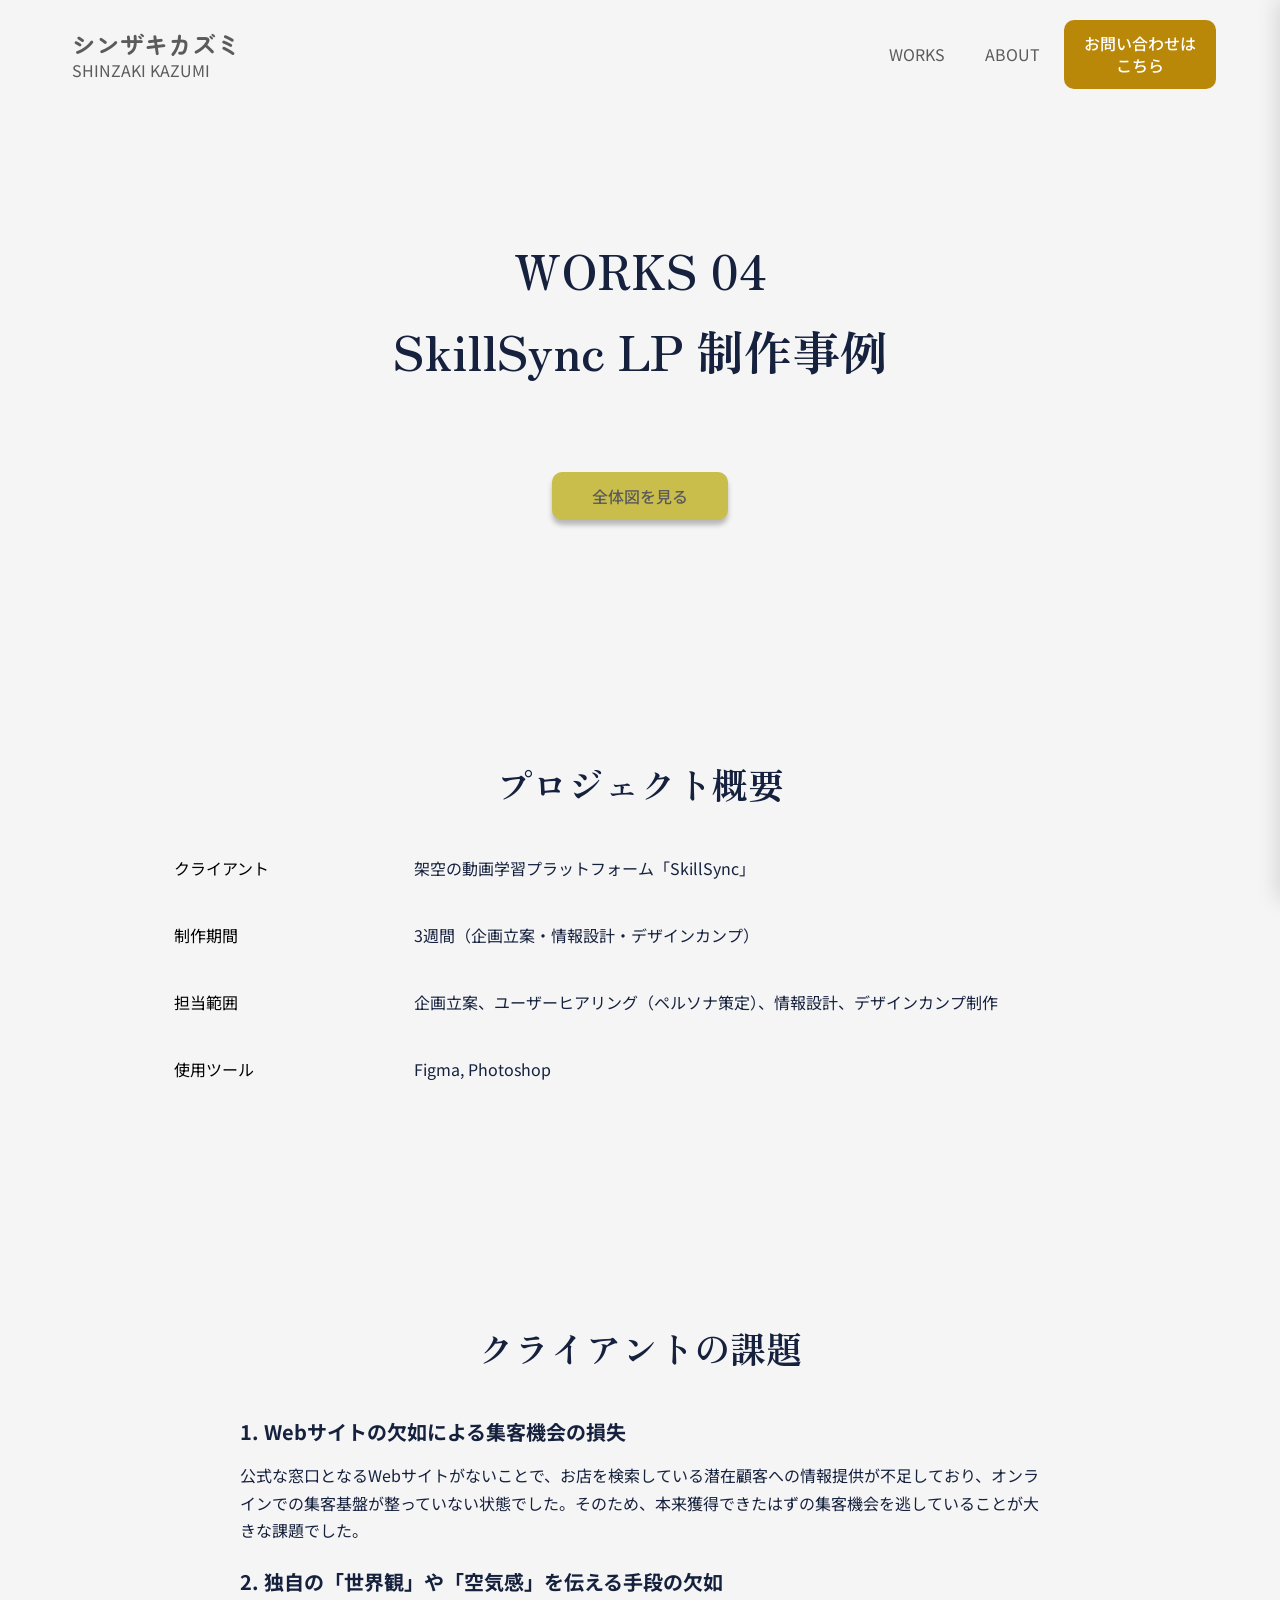
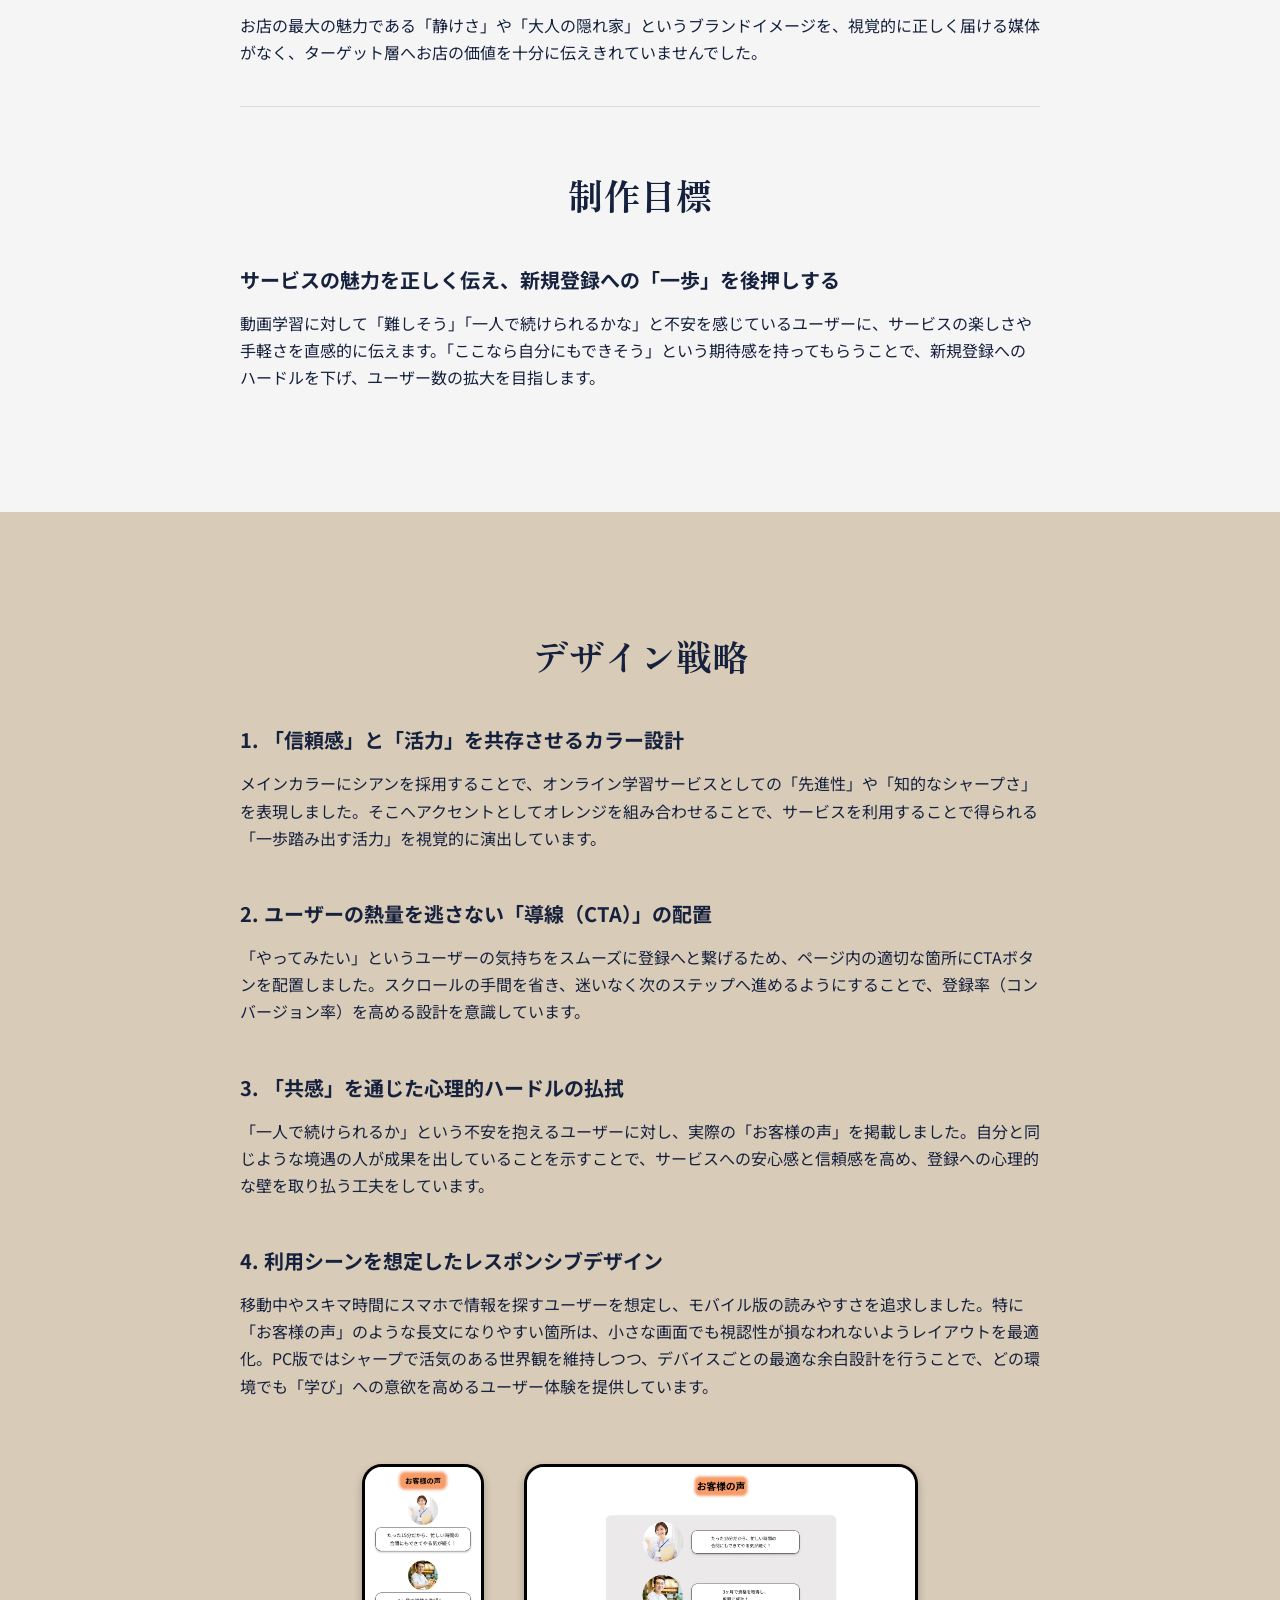
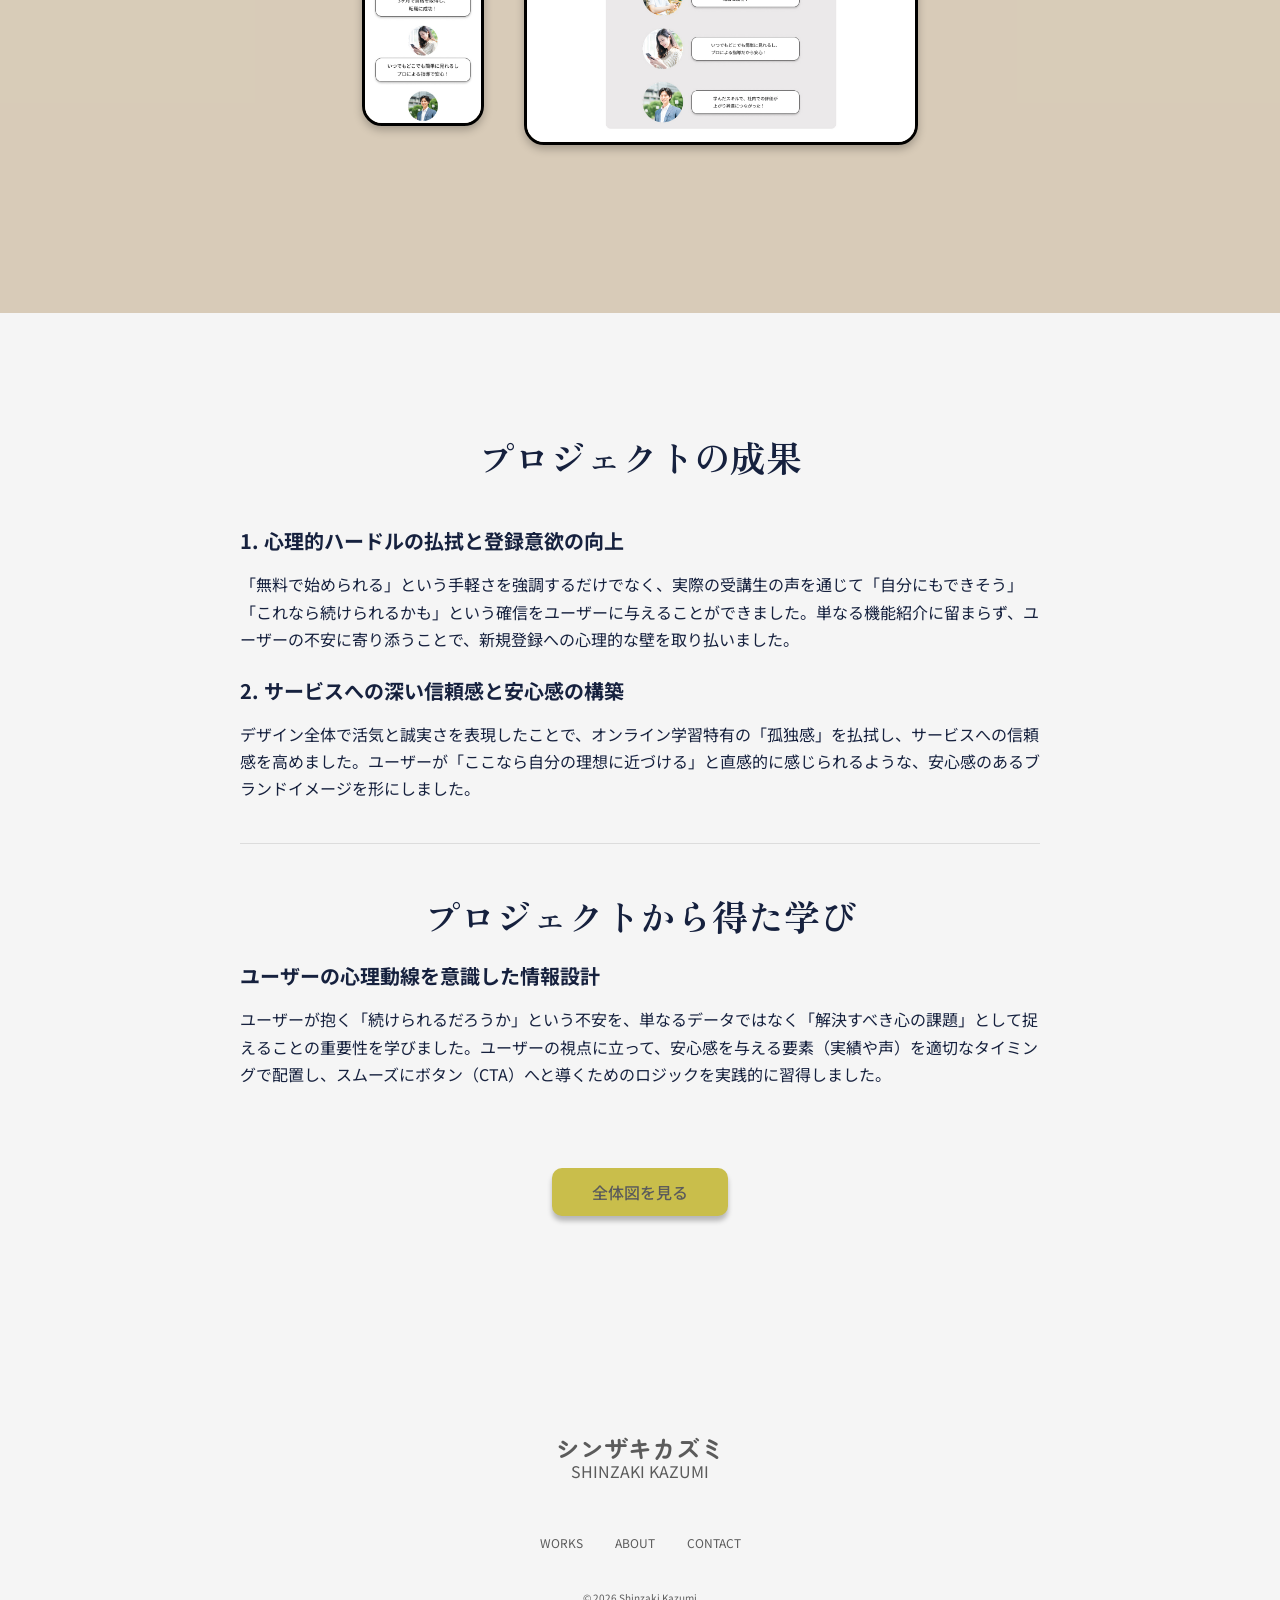
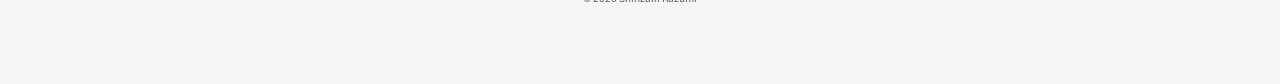
<file: works/skill_sync.html>
<!DOCTYPE html>
<html lang="ja">
<head>
  <meta charset="UTF-8">
  <meta name="viewport" content="width=device-width, initial-scale=1.0">
  <title>SkillSync LP 制作事例 | シンザキカズミ kzm-design</title>
  <link rel="icon" href="../images/favicon.ico">
  <link rel="stylesheet" href="../css/style.css">
  <link rel="stylesheet" href="../css/works-detail.css">
  <link rel="preconnect" href="https://fonts.googleapis.com">
  <link rel="preconnect" href="https://fonts.gstatic.com" crossorigin>
  <link href="https://fonts.googleapis.com/css2?family=Noto+Sans+JP:wght@400;500;700&family=Zen+Old+Mincho:wght@500;700&family=Zen+Maru+Gothic:wght@500;700&display=swap" rel="stylesheet">
</head>
<body class="wd-page">

  <!-- Nav Drawer (SP) -->
  <div class="nav-drawer" id="navDrawer">
    <button class="drawer-close" id="drawerClose" aria-label="閉じる">✕</button>
    <nav class="drawer-nav">
      <a href="../index.html" class="drawer-link">HOME</a>
      <a href="../index.html#works" class="drawer-link">WORKS</a>
      <a href="../about.html" class="drawer-link">ABOUT</a>
    </nav>
    <a href="mailto:kazumi.shinzaki.design@gmail.com" class="drawer-contact-btn">お問い合わせ</a>
  </div>
  <div class="drawer-overlay" id="drawerOverlay"></div>

  <!-- Header -->
  <header class="header is-light" id="header">
    <a href="../index.html" class="logo">
      <span class="logo-ja">シンザキカズミ</span>
      <span class="logo-en">SHINZAKI KAZUMI</span>
    </a>
    <div class="header-actions">
      <button class="btn-hamburger" id="hamburgerBtn" aria-label="メニューを開く">
        <img src="[data-uri]" alt="" width="26" height="26">
      </button>
    </div>
    <nav class="header-nav-pc">
      <a href="../index.html#works">WORKS</a>
      <a href="../about.html">ABOUT</a>
      <a href="mailto:kazumi.shinzaki.design@gmail.com" class="header-contact-btn">お問い合わせは<br>こちら</a>
    </nav>
  </header>

  <main>

    <!-- Hero Title -->
    <section class="wd-hero">
      <h1 class="wd-hero-title">
        <span class="wd-hero-sub">WORKS 04</span>
        SkillSync LP 制作事例
      </h1>
      <a href="https://www.figma.com/proto/dowg1xzEcZ9EP0eapJk6wp/SkillSync?node-id=7-96&viewport=321%2C-51%2C0.12&t=1qDzYJHjWcHdrBRO-1&scaling=min-zoom&content-scaling=fixed&starting-point-node-id=7%3A96&page-id=0%3A1" class="pc-link wd-btn-view">全体図を見る</a>
      <a href="https://www.figma.com/proto/dowg1xzEcZ9EP0eapJk6wp/SkillSync?node-id=386-29&viewport=264%2C-51%2C0.12&t=4aY7pCbNLOhqhfLw-1&scaling=min-zoom&content-scaling=fixed&starting-point-node-id=7%3A96&page-id=0%3A1" class="sp-link wd-btn-view">全体図を見る</a>
    </section>

    <!-- Overview -->
    <section class="wd-overview">
      <h2 class="wd-sec-title">プロジェクト概要</h2>
      <dl class="wd-overview-list">
        <div class="wd-overview-item">
          <dt class="wd-overview-label">クライアント</dt>
          <dd class="wd-overview-value">架空の動画学習プラットフォーム「SkillSync」</dd>
        </div>
        <div class="wd-overview-item">
          <dt class="wd-overview-label">制作期間</dt>
          <dd class="wd-overview-value">3週間（企画立案・情報設計・デザインカンプ）</dd>
        </div>
        <div class="wd-overview-item">
          <dt class="wd-overview-label">担当範囲</dt>
          <dd class="wd-overview-value">企画立案、ユーザーヒアリング（ペルソナ策定）、情報設計、デザインカンプ制作</dd>
        </div>
        <div class="wd-overview-item">
          <dt class="wd-overview-label">使用ツール</dt>
          <dd class="wd-overview-value">Figma, Photoshop</dd>
        </div>
      </dl>
    </section>

    <!-- Background -->
    <section class="wd-background">
      <div class="wd-challenge">
        <h2 class="wd-sec-title">クライアントの課題</h2>
        <div class="wd-goal-list">
          <div class="wd-goal-item">
            <h3 class="wd-item-title">1. Webサイトの欠如による集客機会の損失</h3>
            <p class="wd-body-text">公式な窓口となるWebサイトがないことで、お店を検索している潜在顧客への情報提供が不足しており、オンラインでの集客基盤が整っていない状態でした。そのため、本来獲得できたはずの集客機会を逃していることが大きな課題でした。</p>
          </div>
          <div class="wd-goal-item">
            <h3 class="wd-item-title">2. 独自の「世界観」や「空気感」を伝える手段の欠如</h3>
            <p class="wd-body-text">お店の最大の魅力である「静けさ」や「大人の隠れ家」というブランドイメージを、視覚的に正しく届ける媒体がなく、ターゲット層へお店の価値を十分に伝えきれていませんでした。</p>
          </div>
        </div>
      </div>
      <div class="wd-goal">
        <h2 class="wd-sec-title">制作目標</h2>
        <div class="wd-goal-list">
          <div class="wd-goal-item">
            <h3 class="wd-item-title">サービスの魅力を正しく伝え、新規登録への「一歩」を後押しする</h3>
            <p class="wd-body-text">動画学習に対して「難しそう」「一人で続けられるかな」と不安を感じているユーザーに、サービスの楽しさや手軽さを直感的に伝えます。「ここなら自分にもできそう」という期待感を持ってもらうことで、新規登録へのハードルを下げ、ユーザー数の拡大を目指します。</p>
          </div>
        </div>
      </div>
    </section>

    <!-- Strategy -->
    <section class="wd-strategy">
      <h2 class="wd-sec-title">デザイン戦略</h2>
      <div class="wd-strategy-list">

        <div class="wd-strategy-item">
          <h3 class="wd-item-title">1. 「信頼感」と「活力」を共存させるカラー設計</h3>
          <p class="wd-body-text">メインカラーにシアンを採用することで、オンライン学習サービスとしての「先進性」や「知的なシャープさ」を表現しました。そこへアクセントとしてオレンジを組み合わせることで、サービスを利用することで得られる「一歩踏み出す活力」を視覚的に演出しています。</p>
        </div>

        <div class="wd-strategy-item">
          <h3 class="wd-item-title">2. ユーザーの熱量を逃さない「導線（CTA）」の配置</h3>
          <p class="wd-body-text">「やってみたい」というユーザーの気持ちをスムーズに登録へと繋げるため、ページ内の適切な箇所にCTAボタンを配置しました。スクロールの手間を省き、迷いなく次のステップへ進めるようにすることで、登録率（コンバージョン率）を高める設計を意識しています。</p>
        </div>

        <div class="wd-strategy-item">
          <h3 class="wd-item-title">3. 「共感」を通じた心理的ハードルの払拭</h3>
          <div class="wd-body-text">
            <p>「一人で続けられるか」という不安を抱えるユーザーに対し、実際の「お客様の声」を掲載しました。自分と同じような境遇の人が成果を出していることを示すことで、サービスへの安心感と信頼感を高め、登録への心理的な壁を取り払う工夫をしています。</p>
          </div>
        </div>

        <div class="wd-strategy-item">
          <h3 class="wd-item-title">4. 利用シーンを想定したレスポンシブデザイン</h3>
          <div class="wd-body-text">
            <p>移動中やスキマ時間にスマホで情報を探すユーザーを想定し、モバイル版の読みやすさを追求しました。特に「お客様の声」のような長文になりやすい箇所は、小さな画面でも視認性が損なわれないようレイアウトを最適化。PC版ではシャープで活気のある世界観を維持しつつ、デバイスごとの最適な余白設計を行うことで、どの環境でも「学び」への意欲を高めるユーザー体験を提供しています。</p>
          </div>
          <div class="wd-mockup-group">
            <div class="wd-mockup wd-mockup--mobile">
              <img src="../images/works/skill_sync_mobile.png" alt="スマートフォン表示">
            </div>
            <div class="wd-mockup wd-mockup--pc">
              <img src="../images/works/skill_sync_desktop.png" alt="PC表示">
            </div>
          </div>
        </div>

      </div>
    </section>

    <!-- Results -->
    <section class="wd-results">
      <div class="wd-results-group">
        <h2 class="wd-sec-title">プロジェクトの成果</h2>
        <div class="wd-results-list">
          <div class="wd-result-item">
            <h3 class="wd-item-title">1. 心理的ハードルの払拭と登録意欲の向上</h3>
            <p class="wd-body-text">「無料で始められる」という手軽さを強調するだけでなく、実際の受講生の声を通じて「自分にもできそう」「これなら続けられるかも」という確信をユーザーに与えることができました。単なる機能紹介に留まらず、ユーザーの不安に寄り添うことで、新規登録への心理的な壁を取り払いました。</p>
          </div>
          <div class="wd-result-item">
            <h3 class="wd-item-title">2. サービスへの深い信頼感と安心感の構築</h3>
            <p class="wd-body-text">デザイン全体で活気と誠実さを表現したことで、オンライン学習特有の「孤独感」を払拭し、サービスへの信頼感を高めました。ユーザーが「ここなら自分の理想に近づける」と直感的に感じられるような、安心感のあるブランドイメージを形にしました。</p>
          </div>
        </div>
      </div>
      <div class="wd-learning-group">
        <h2 class="wd-sec-title">プロジェクトから得た学び</h2>
        <div class="wd-results-list">
          <div class="wd-result-item">
            <h3 class="wd-item-title">ユーザーの心理動線を意識した情報設計</h3>
            <p class="wd-body-text">ユーザーが抱く「続けられるだろうか」という不安を、単なるデータではなく「解決すべき心の課題」として捉えることの重要性を学びました。ユーザーの視点に立って、安心感を与える要素（実績や声）を適切なタイミングで配置し、スムーズにボタン（CTA）へと導くためのロジックを実践的に習得しました。</p>
          </div>
        </div>
      </div>
       <a href="https://www.figma.com/proto/dowg1xzEcZ9EP0eapJk6wp/SkillSync?node-id=7-96&viewport=321%2C-51%2C0.12&t=1qDzYJHjWcHdrBRO-1&scaling=min-zoom&content-scaling=fixed&starting-point-node-id=7%3A96&page-id=0%3A1" class="pc-link wd-btn-view">全体図を見る</a>
       <a href="https://www.figma.com/proto/dowg1xzEcZ9EP0eapJk6wp/SkillSync?node-id=386-29&viewport=264%2C-51%2C0.12&t=4aY7pCbNLOhqhfLw-1&scaling=min-zoom&content-scaling=fixed&starting-point-node-id=7%3A96&page-id=0%3A1" class="sp-link wd-btn-view">全体図を見る</a>
    </section>

  </main>

  <!-- Footer -->
  <footer class="footer">
    <div class="footer-inner">
      <div class="footer-logo">
        <a href="#" class="footer-logo-ja">シンザキカズミ</a>
        <a href="#" class="footer-logo-en">SHINZAKI KAZUMI</a>
      </div>
      <nav class="footer-nav">
        <a href="../index.html#works">WORKS</a>
        <a href="../about.html">ABOUT</a>
        <a href="mailto:kazumi.shinzaki.design@gmail.com">CONTACT</a>
      </nav>
      <p class="footer-copy">© 2026 Shinzaki Kazumi</p>
    </div>
  </footer>

  <script src="../js/main.js"></script>

</body>
</html>
</file>
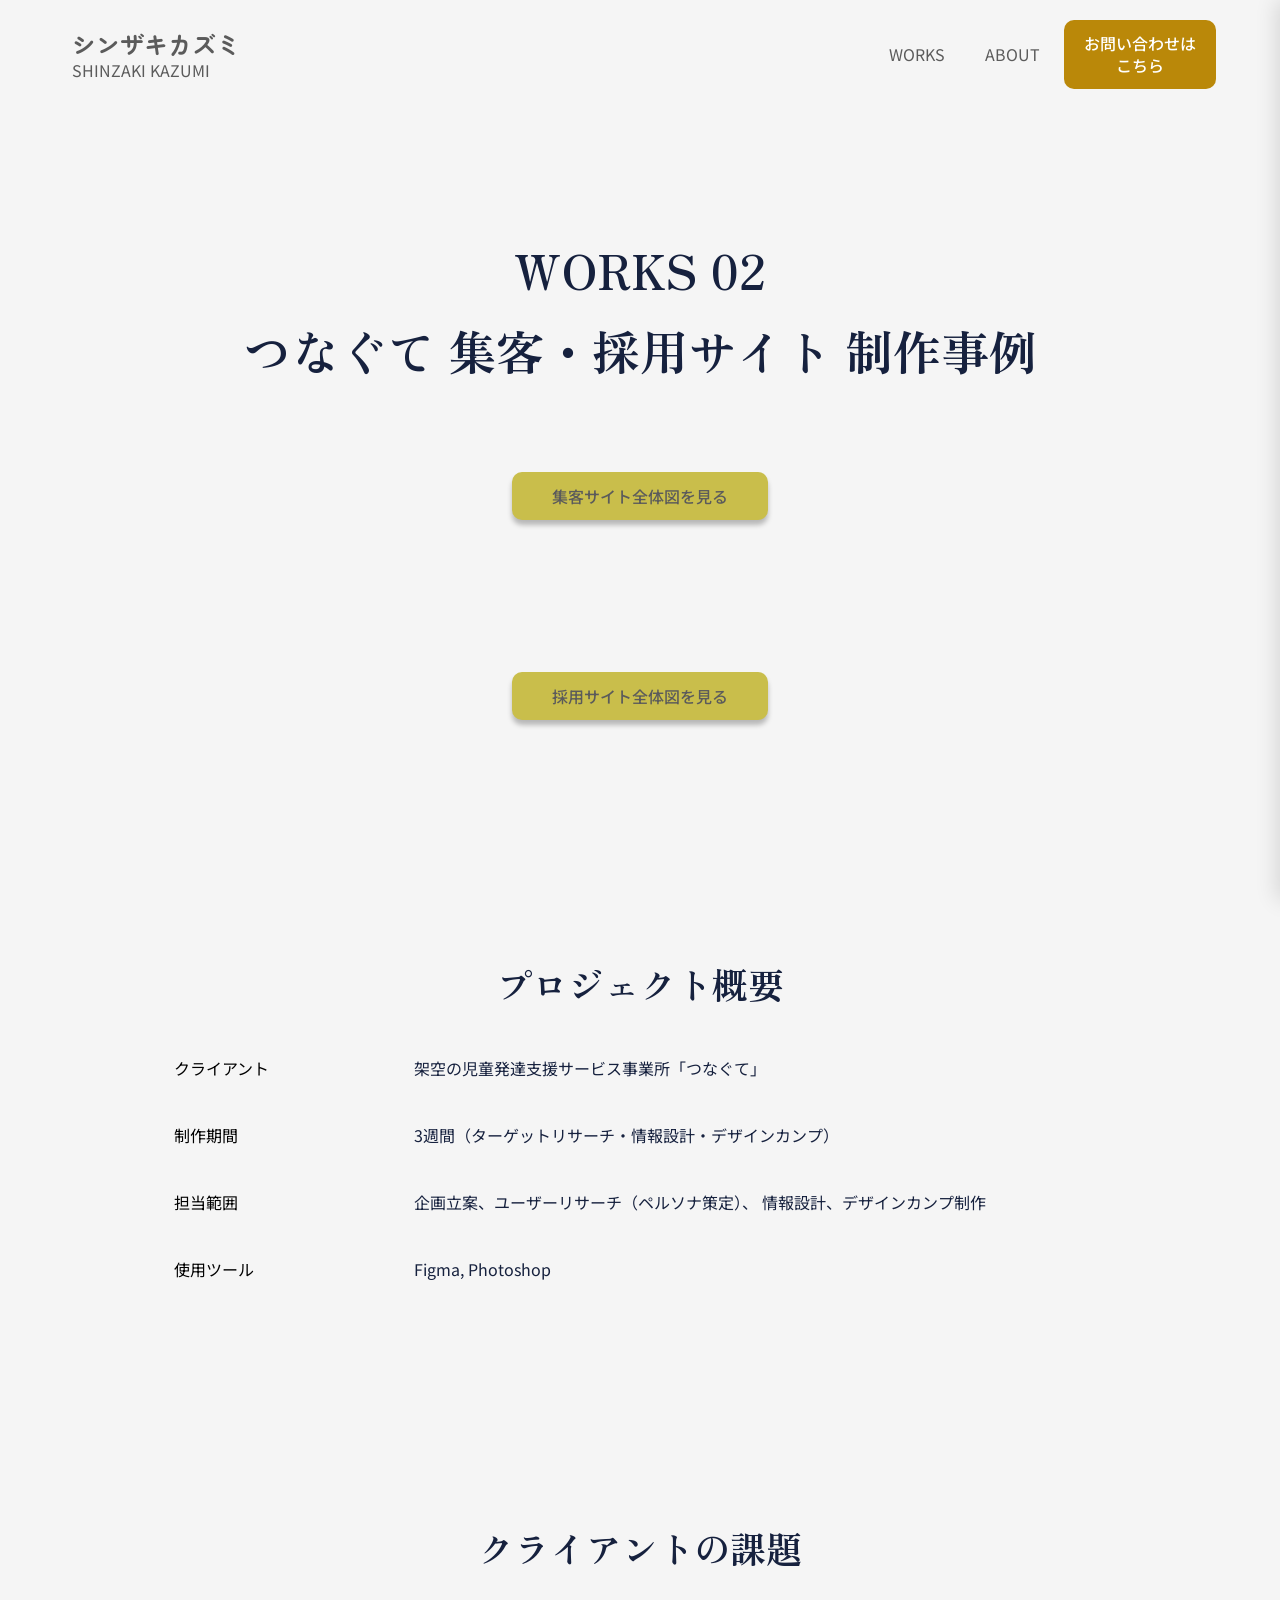
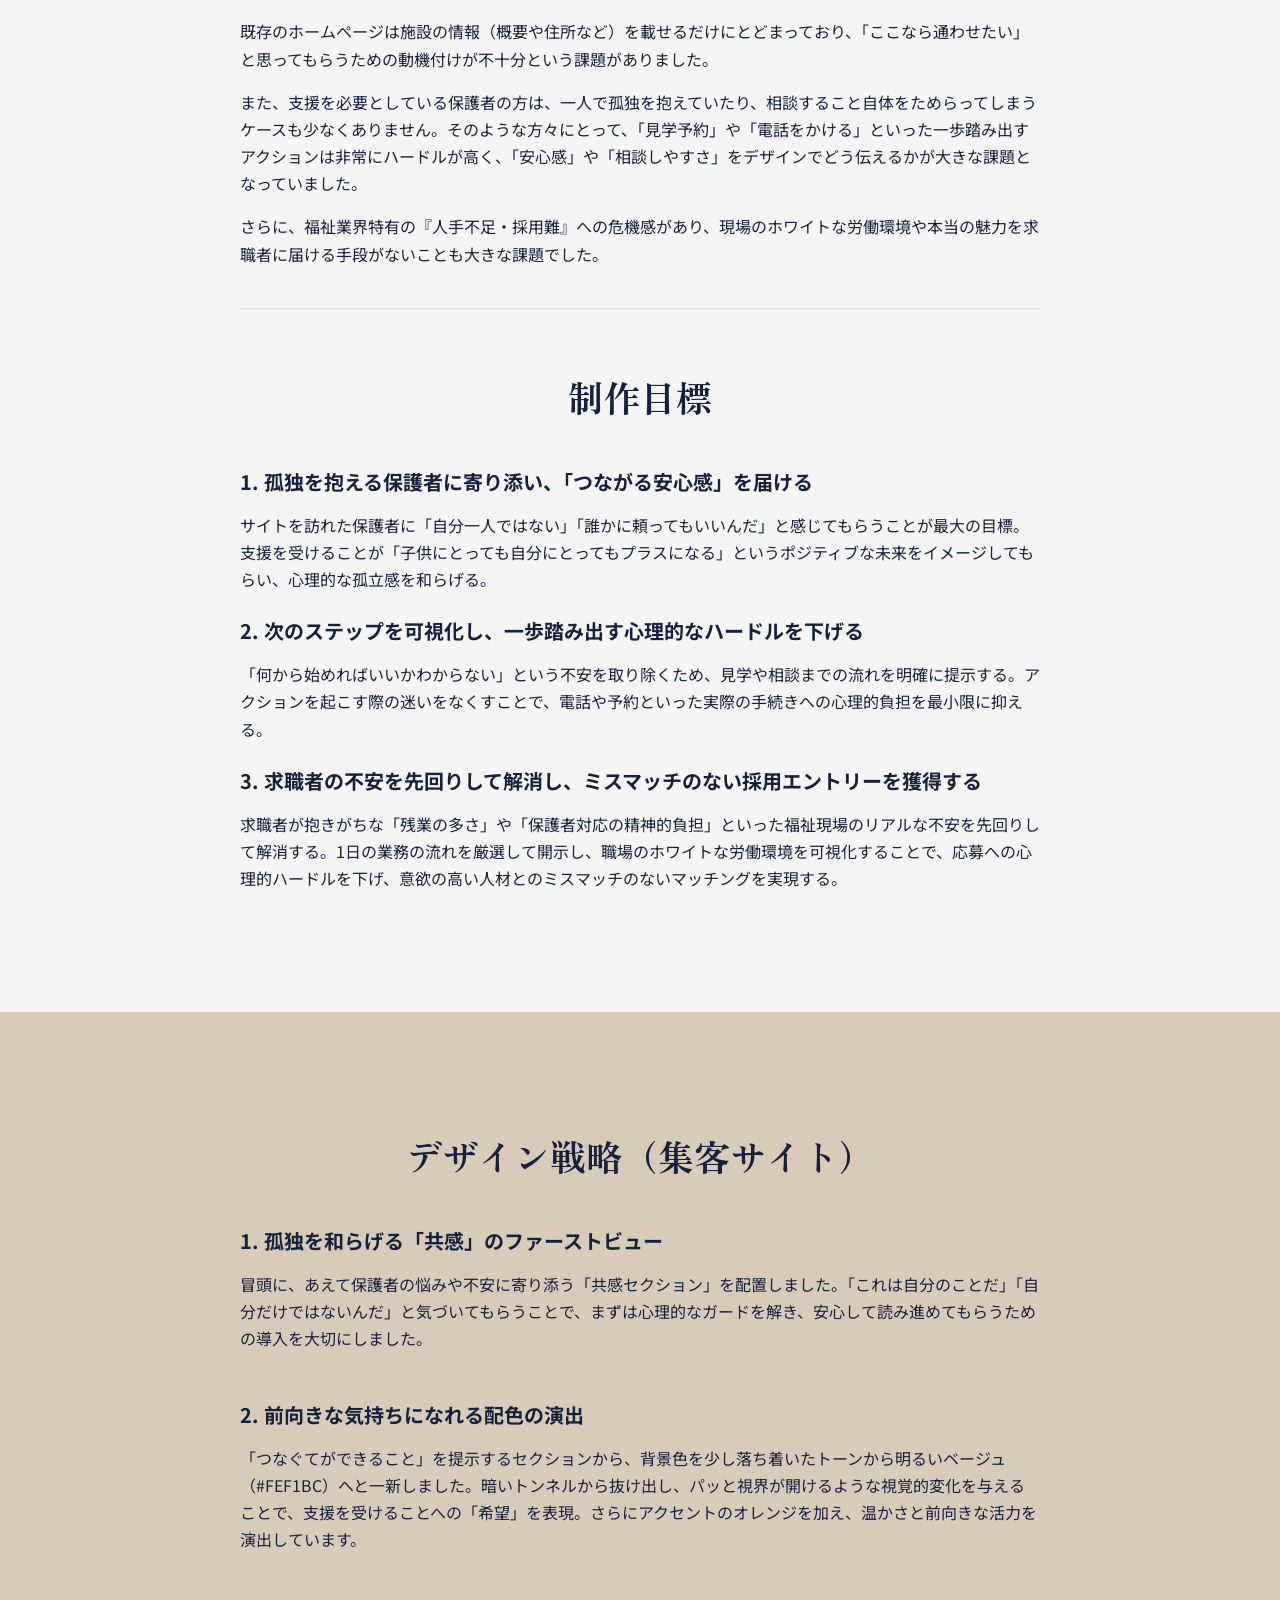
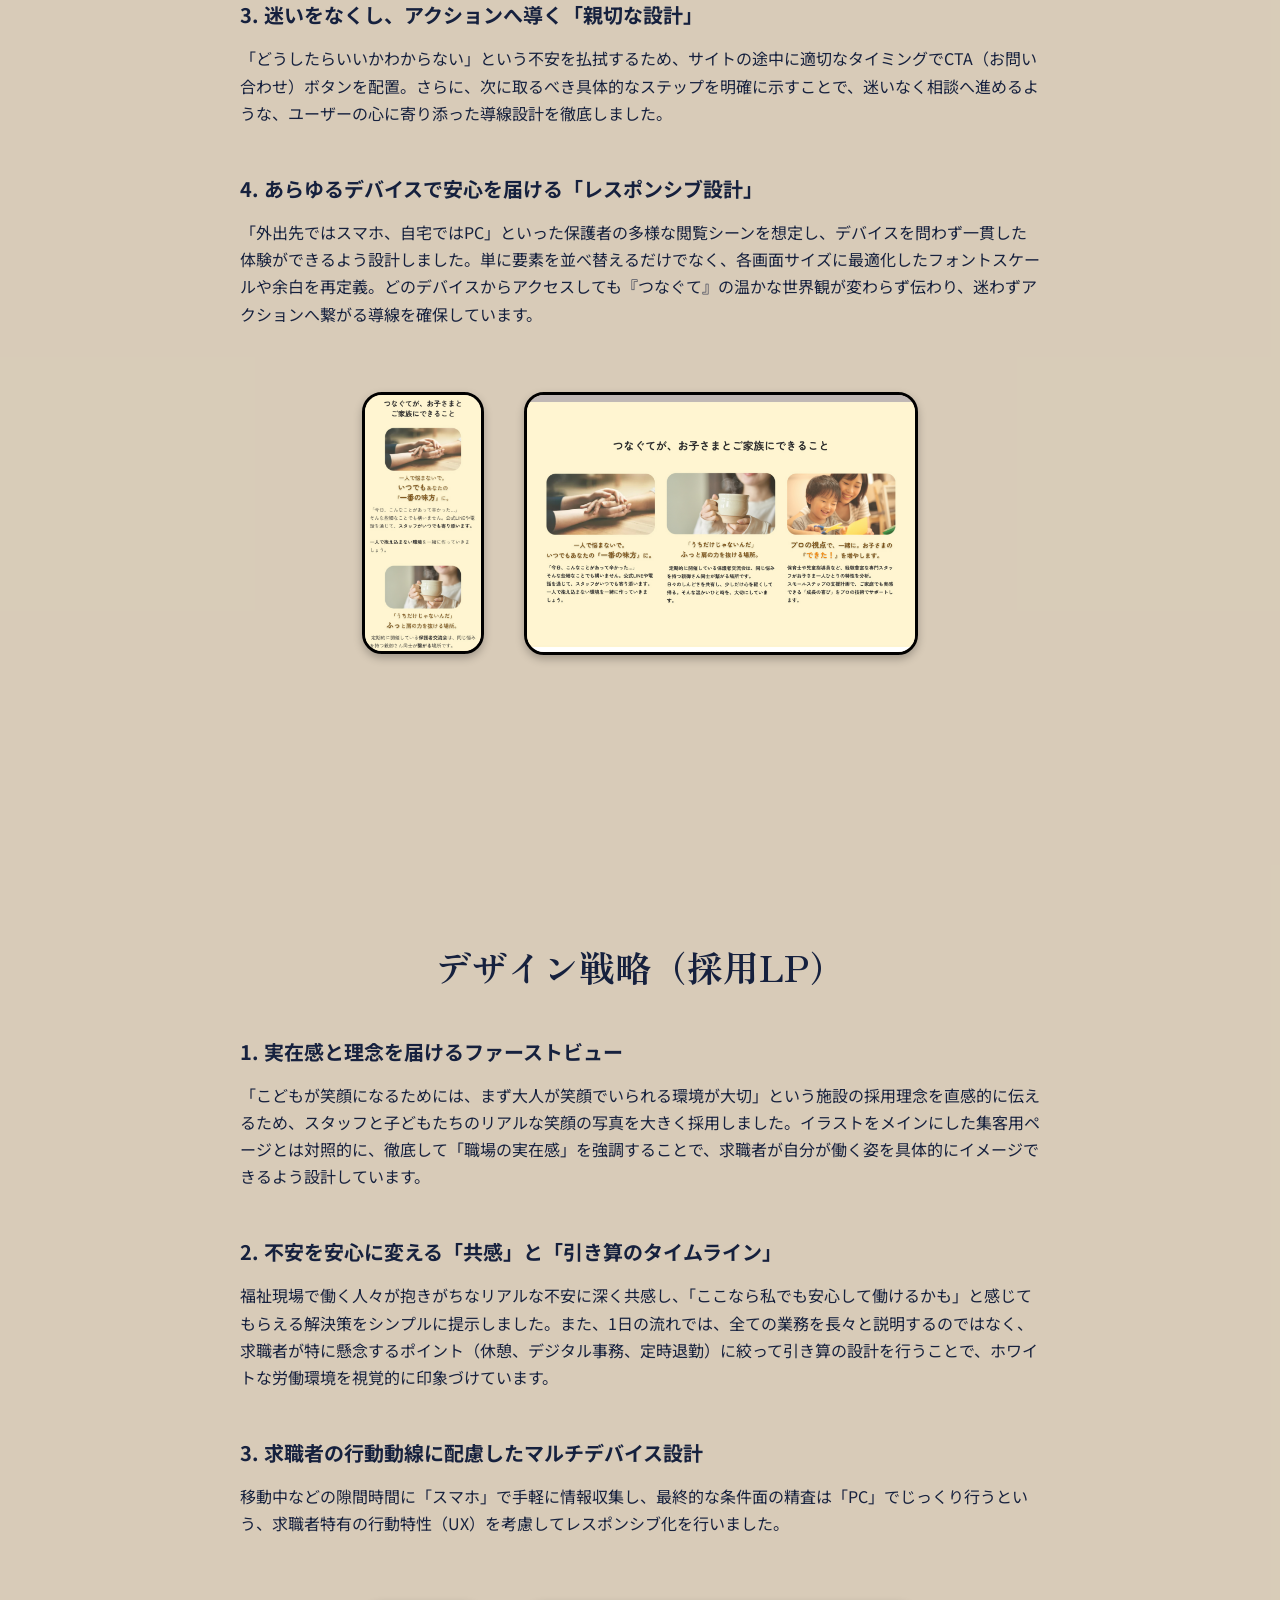
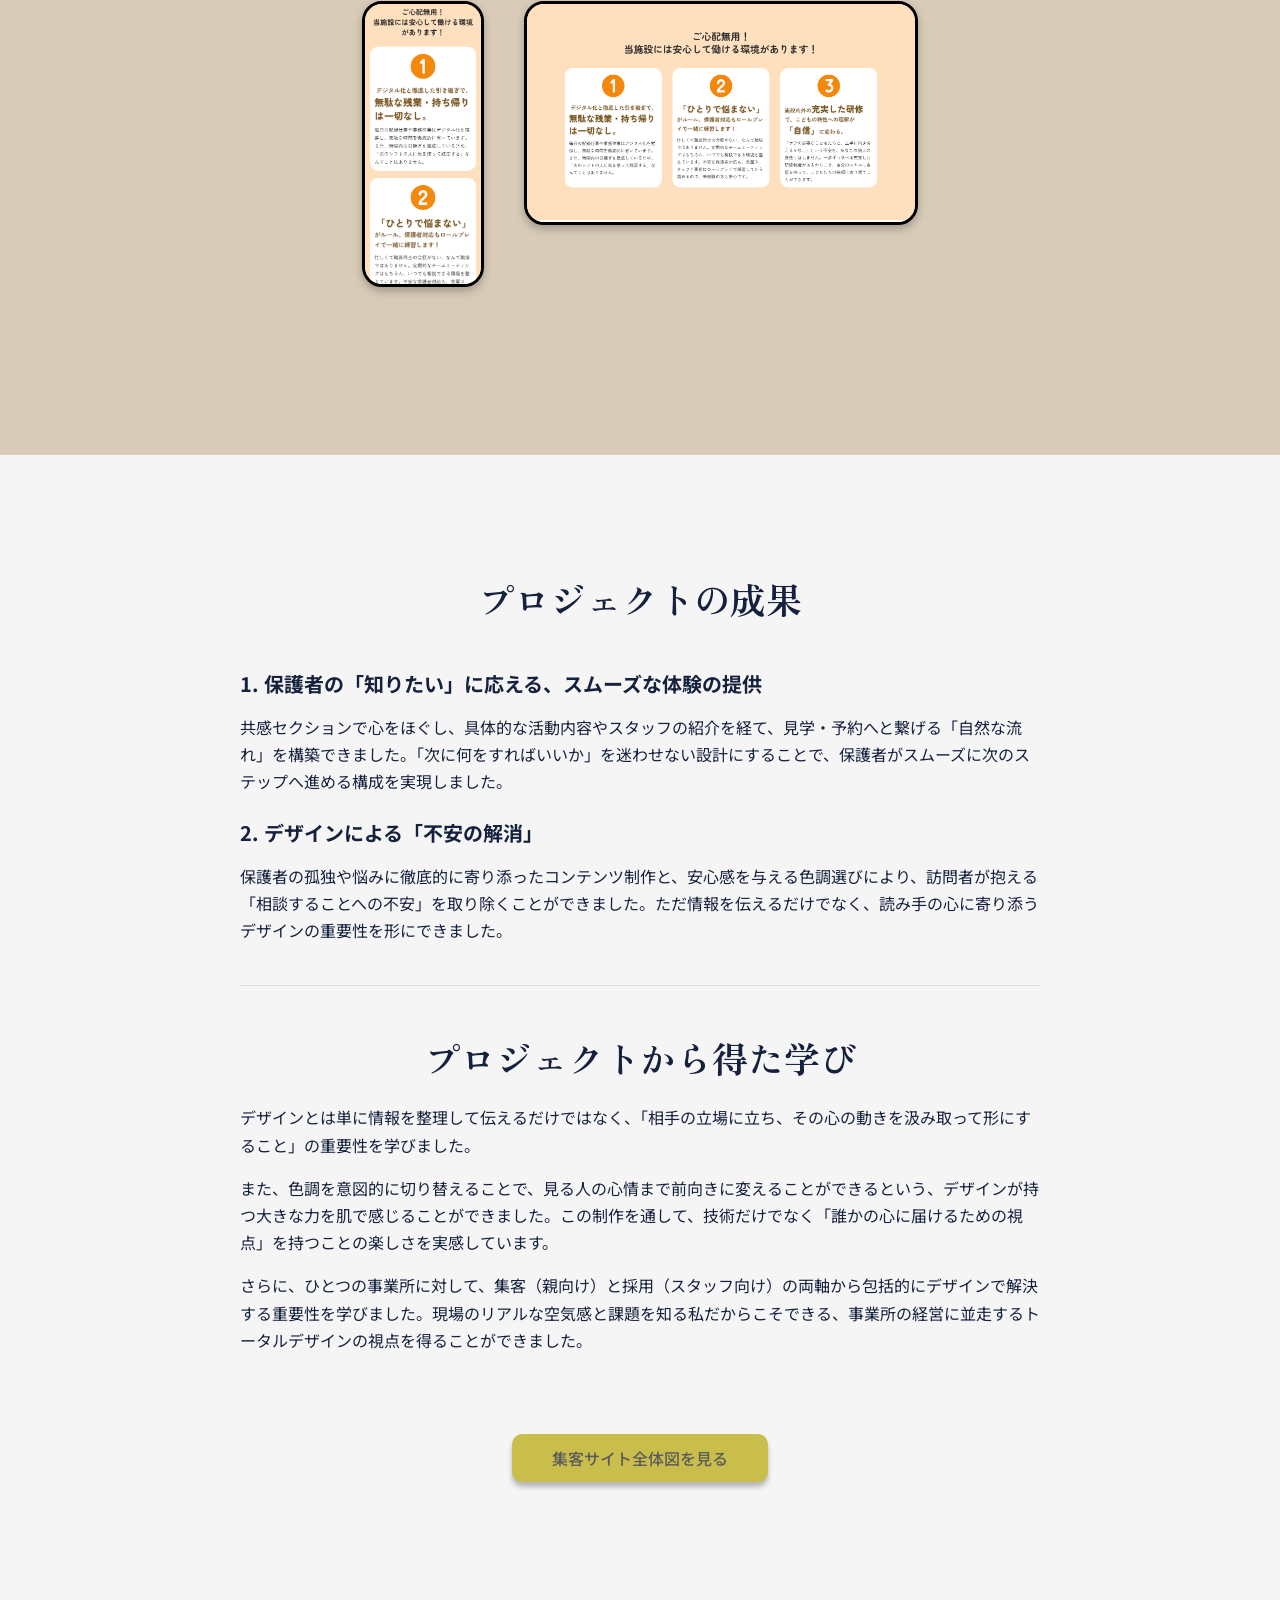
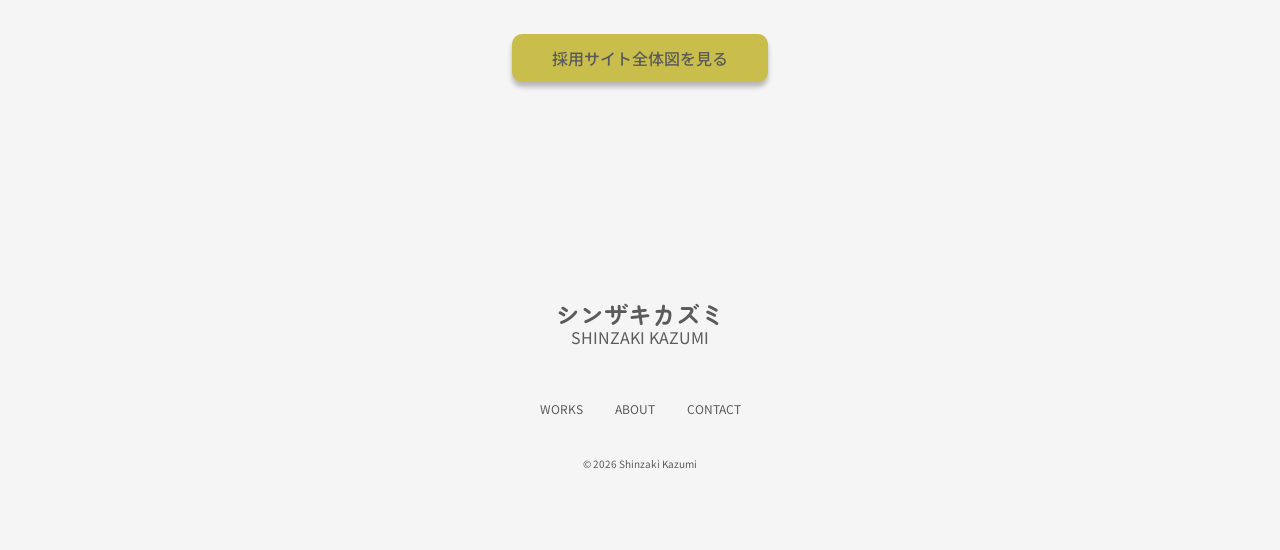
<file: works/tsunagute.html>
<!DOCTYPE html>
<html lang="ja">
<head>
  <meta charset="UTF-8">
  <meta name="viewport" content="width=device-width, initial-scale=1.0">
  <title>つなぐて 集客サイト・採用サイト 制作事例 | シンザキカズミ kzm-design</title>
  <link rel="icon" href="../images/favicon.ico">
  <link rel="stylesheet" href="../css/style.css">
  <link rel="stylesheet" href="../css/works-detail.css">
  <link rel="preconnect" href="https://fonts.googleapis.com">
  <link rel="preconnect" href="https://fonts.gstatic.com" crossorigin>
  <link href="https://fonts.googleapis.com/css2?family=Noto+Sans+JP:wght@400;500;700&family=Zen+Old+Mincho:wght@500;700&family=Zen+Maru+Gothic:wght@500;700&display=swap" rel="stylesheet">
</head>
<body class="wd-page">

  <!-- Nav Drawer (SP) -->
  <div class="nav-drawer" id="navDrawer">
    <button class="drawer-close" id="drawerClose" aria-label="閉じる">✕</button>
    <nav class="drawer-nav">
      <a href="../index.html" class="drawer-link">HOME</a>
      <a href="../index.html#works" class="drawer-link">WORKS</a>
      <a href="../about.html" class="drawer-link">ABOUT</a>
    </nav>
    <a href="mailto:kazumi.shinzaki.design@gmail.com" class="drawer-contact-btn">お問い合わせ</a>
  </div>
  <div class="drawer-overlay" id="drawerOverlay"></div>

  <!-- Header -->
  <header class="header is-light" id="header">
    <a href="../index.html" class="logo">
      <span class="logo-ja">シンザキカズミ</span>
      <span class="logo-en">SHINZAKI KAZUMI</span>
    </a>
    <div class="header-actions">
      <button class="btn-hamburger" id="hamburgerBtn" aria-label="メニューを開く">
        <img src="[data-uri]" alt="" width="26" height="26">
      </button>
    </div>
    <nav class="header-nav-pc">
      <a href="../index.html#works">WORKS</a>
      <a href="../about.html">ABOUT</a>
      <a href="mailto:kazumi.shinzaki.design@gmail.com" class="header-contact-btn">お問い合わせは<br>こちら</a>
    </nav>
  </header>

  <main>

    <!-- Hero Title -->
    <section class="wd-hero">
      <h1 class="wd-hero-title">
        <span class="wd-hero-sub">WORKS 02</span>
        つなぐて 集客・採用サイト<br class="sp-br"> 制作事例
      </h1>
      <a href="https://www.figma.com/proto/cZV1GTTWcjKHIKbCPiUjHo/%E5%85%90%E7%AB%A5%E7%99%BA%E9%81%94%E6%94%AF%E6%8F%B4%E3%82%B5%E3%83%BC%E3%83%93%E3%82%B9LP?node-id=419-69&t=QYzgW26Hr7MlTBuG-1&scaling=min-zoom&content-scaling=fixed&page-id=419%3A68&starting-point-node-id=473%3A393" class="pc-link wd-btn-view">集客サイト全体図を見る</a>
      <a href="https://www.figma.com/proto/cZV1GTTWcjKHIKbCPiUjHo/%E5%85%90%E7%AB%A5%E7%99%BA%E9%81%94%E6%94%AF%E6%8F%B4%E3%82%B5%E3%83%BC%E3%83%93%E3%82%B9LP?node-id=473-393&t=60jkIOUeke8CUrCz-1&scaling=min-zoom&content-scaling=fixed&page-id=419%3A68&starting-point-node-id=473%3A393" class="sp-link wd-btn-view">集客サイト全体図を見る</a>
    　<a href="https://www.figma.com/proto/4uEEjIewOFcTDqZY3RjOKB/%E5%85%90%E7%AB%A5%E7%99%BA%E9%81%94%E6%94%AF%E6%8F%B4%E3%82%B5%E3%83%BC%E3%83%93%E3%82%B9LP%EF%BC%88%E6%B1%82%E4%BA%BA%EF%BC%89?node-id=49-4&t=dzKPVd8WkiMC82U5-1&scaling=min-zoom&content-scaling=fixed&page-id=0%3A1" class="pc-link wd-btn-view">採用サイト全体図を見る</a>
      <a href="https://www.figma.com/proto/4uEEjIewOFcTDqZY3RjOKB/%E5%85%90%E7%AB%A5%E7%99%BA%E9%81%94%E6%94%AF%E6%8F%B4%E3%82%B5%E3%83%BC%E3%83%93%E3%82%B9LP%EF%BC%88%E6%B1%82%E4%BA%BA%EF%BC%89?node-id=10-102&t=EGwbHK6kuBAhRZHO-1&scaling=min-zoom&content-scaling=fixed&page-id=0%3A1" class="sp-link wd-btn-view">採用サイト全体図を見る</a>
    </section>

    <!-- Overview -->
    <section class="wd-overview">
      <h2 class="wd-sec-title">プロジェクト概要</h2>
      <dl class="wd-overview-list">
        <div class="wd-overview-item">
          <dt class="wd-overview-label">クライアント</dt>
          <dd class="wd-overview-value">架空の児童発達支援サービス事業所「つなぐて」</dd>
        </div>
        <div class="wd-overview-item">
          <dt class="wd-overview-label">制作期間</dt>
          <dd class="wd-overview-value">3週間（ターゲットリサーチ・情報設計・デザインカンプ）</dd>
        </div>
        <div class="wd-overview-item">
          <dt class="wd-overview-label">担当範囲</dt>
          <dd class="wd-overview-value">企画立案、ユーザーリサーチ（ペルソナ策定）、
情報設計、デザインカンプ制作</dd>
        </div>
        <div class="wd-overview-item">
          <dt class="wd-overview-label">使用ツール</dt>
          <dd class="wd-overview-value">Figma, Photoshop</dd>
        </div>
      </dl>
    </section>

    <!-- Background -->
    <section class="wd-background">
      <div class="wd-challenge">
        <h2 class="wd-sec-title">クライアントの課題</h2>
        <div class="wd-body-text">
          <p>既存のホームページは施設の情報（概要や住所など）を載せるだけにとどまっており、「ここなら通わせたい」と思ってもらうための動機付けが不十分という課題がありました。</p>
          <p>また、支援を必要としている保護者の方は、一人で孤独を抱えていたり、相談すること自体をためらってしまうケースも少なくありません。そのような方々にとって、「見学予約」や「電話をかける」といった一歩踏み出すアクションは非常にハードルが高く、「安心感」や「相談しやすさ」をデザインでどう伝えるかが大きな課題となっていました。</p>
          <p>さらに、福祉業界特有の『人手不足・採用難』への危機感があり、現場のホワイトな労働環境や本当の魅力を求職者に届ける手段がないことも大きな課題でした。</p>
        </div>
      </div>
      <div class="wd-goal">
        <h2 class="wd-sec-title">制作目標</h2>
        <div class="wd-goal-list">
          <div class="wd-goal-item">
            <h3 class="wd-item-title">1. 孤独を抱える保護者に寄り添い、「つながる安心感」を届ける </h3>
            <p class="wd-body-text">サイトを訪れた保護者に「自分一人ではない」「誰かに頼ってもいいんだ」と感じてもらうことが最大の目標。支援を受けることが「子供にとっても自分にとってもプラスになる」というポジティブな未来をイメージしてもらい、心理的な孤立感を和らげる。</p>
          </div>
          <div class="wd-goal-item">
            <h3 class="wd-item-title">2. 次のステップを可視化し、一歩踏み出す心理的なハードルを下げる</h3>
            <p class="wd-body-text">「何から始めればいいかわからない」という不安を取り除くため、見学や相談までの流れを明確に提示する。アクションを起こす際の迷いをなくすことで、電話や予約といった実際の手続きへの心理的負担を最小限に抑える。</p>
          </div>
          <div class="wd-goal-item">
            <h3 class="wd-item-title">3. 求職者の不安を先回りして解消し、ミスマッチのない採用エントリーを獲得する</h3>
            <p class="wd-body-text">求職者が抱きがちな「残業の多さ」や「保護者対応の精神的負担」といった福祉現場のリアルな不安を先回りして解消する。1日の業務の流れを厳選して開示し、職場のホワイトな労働環境を可視化することで、応募への心理的ハードルを下げ、意欲の高い人材とのミスマッチのないマッチングを実現する。</p>
          </div>
        </div>
      </div>
    </section>

    <!-- Strategy -->
    <section class="wd-strategy">
      <h2 class="wd-sec-title">デザイン戦略（集客サイト）</h2>
      <div class="wd-strategy-list">

        <div class="wd-strategy-item">
          <h3 class="wd-item-title">1. 孤独を和らげる「共感」のファーストビュー</h3>
          <p class="wd-body-text">冒頭に、あえて保護者の悩みや不安に寄り添う「共感セクション」を配置しました。「これは自分のことだ」「自分だけではないんだ」と気づいてもらうことで、まずは心理的なガードを解き、安心して読み進めてもらうための導入を大切にしました。</p>
        </div>

        <div class="wd-strategy-item">
          <h3 class="wd-item-title">2. 前向きな気持ちになれる配色の演出</h3>
          <p class="wd-body-text">「つなぐてができること」を提示するセクションから、背景色を少し落ち着いたトーンから明るいベージュ（#FEF1BC）へと一新しました。暗いトンネルから抜け出し、パッと視界が開けるような視覚的変化を与えることで、支援を受けることへの「希望」を表現。さらにアクセントのオレンジを加え、温かさと前向きな活力を演出しています。</p>
        </div>

        <div class="wd-strategy-item">
          <h3 class="wd-item-title">3. 迷いをなくし、アクションへ導く「親切な設計」</h3>
          <div class="wd-body-text">
            <p>「どうしたらいいかわからない」という不安を払拭するため、サイトの途中に適切なタイミングでCTA（お問い合わせ）ボタンを配置。さらに、次に取るべき具体的なステップを明確に示すことで、迷いなく相談へ進めるような、ユーザーの心に寄り添った導線設計を徹底しました。</p>
          </div>
        </div>

        <div class="wd-strategy-item">
          <h3 class="wd-item-title">4. あらゆるデバイスで安心を届ける「レスポンシブ設計」</h3>
          <p class="wd-body-text">「外出先ではスマホ、自宅ではPC」といった保護者の多様な閲覧シーンを想定し、デバイスを問わず一貫した体験ができるよう設計しました。単に要素を並べ替えるだけでなく、各画面サイズに最適化したフォントスケールや余白を再定義。どのデバイスからアクセスしても『つなぐて』の温かな世界観が変わらず伝わり、迷わずアクションへ繋がる導線を確保しています。</p>
          <div class="wd-mockup-group">
            <div class="wd-mockup wd-mockup--mobile">
              <img src="../images/works/tsunagute_customer_mobile.png" alt="スマートフォン表示">
            </div>
            <div class="wd-mockup wd-mockup--pc">
              <img src="../images/works/tsunagute_customer_desktop.png" alt="PC表示">
            </div>
          </div>
        </div>

      </div>
    </section>

    <section class="wd-strategy">
      <h2 class="wd-sec-title">デザイン戦略（採用LP）</h2>
      <div class="wd-strategy-list">

        <div class="wd-strategy-item">
          <h3 class="wd-item-title">1. 実在感と理念を届けるファーストビュー</h3>
          <p class="wd-body-text">「こどもが笑顔になるためには、まず大人が笑顔でいられる環境が大切」という施設の採用理念を直感的に伝えるため、スタッフと子どもたちのリアルな笑顔の写真を大きく採用しました。イラストをメインにした集客用ページとは対照的に、徹底して「職場の実在感」を強調することで、求職者が自分が働く姿を具体的にイメージできるよう設計しています。</p>
        </div>

        <div class="wd-strategy-item">
          <h3 class="wd-item-title">2. 不安を安心に変える「共感」と「引き算のタイムライン」</h3>
          <p class="wd-body-text">福祉現場で働く人々が抱きがちなリアルな不安に深く共感し、「ここなら私でも安心して働けるかも」と感じてもらえる解決策をシンプルに提示しました。また、1日の流れでは、全ての業務を長々と説明するのではなく、求職者が特に懸念するポイント（休憩、デジタル事務、定時退勤）に絞って引き算の設計を行うことで、ホワイトな労働環境を視覚的に印象づけています。</p>
        </div>

        <div class="wd-strategy-item">
          <h3 class="wd-item-title">3. 求職者の行動動線に配慮したマルチデバイス設計</h3>
          <p class="wd-body-text">移動中などの隙間時間に「スマホ」で手軽に情報収集し、最終的な条件面の精査は「PC」でじっくり行うという、求職者特有の行動特性（UX）を考慮してレスポンシブ化を行いました。</p>
          <div class="wd-mockup-group">
            <div class="wd-mockup wd-mockup--mobile">
              <img src="../images/works/tsunagute_recruit_mobile.png" alt="スマートフォン表示">
            </div>
            <div class="wd-mockup wd-mockup--pc">
              <img src="../images/works/tsunagute_recruit_desktop.png" alt="PC表示">
            </div>
          </div>
        </div>

      </div>
    </section>

    <!-- Results -->
    <section class="wd-results">
      <div class="wd-results-group">
        <h2 class="wd-sec-title">プロジェクトの成果</h2>
        <div class="wd-results-list">
          <div class="wd-result-item">
            <h3 class="wd-item-title">1. 保護者の「知りたい」に応える、スムーズな体験の提供</h3>
            <p class="wd-body-text">共感セクションで心をほぐし、具体的な活動内容やスタッフの紹介を経て、見学・予約へと繋げる「自然な流れ」を構築できました。「次に何をすればいいか」を迷わせない設計にすることで、保護者がスムーズに次のステップへ進める構成を実現しました。</p>
          </div>
          <div class="wd-result-item">
            <h3 class="wd-item-title">2. デザインによる「不安の解消」</h3>
            <p class="wd-body-text">保護者の孤独や悩みに徹底的に寄り添ったコンテンツ制作と、安心感を与える色調選びにより、訪問者が抱える「相談することへの不安」を取り除くことができました。ただ情報を伝えるだけでなく、読み手の心に寄り添うデザインの重要性を形にできました。</p>
          </div>
        </div>
      </div>
      <div class="wd-learning-group">
        <h2 class="wd-sec-title">プロジェクトから得た学び</h2>
        <div class="wd-body-text">
          <p>デザインとは単に情報を整理して伝えるだけではなく、「相手の立場に立ち、その心の動きを汲み取って形にすること」の重要性を学びました。</p>
          <p>また、色調を意図的に切り替えることで、見る人の心情まで前向きに変えることができるという、デザインが持つ大きな力を肌で感じることができました。この制作を通して、技術だけでなく「誰かの心に届けるための視点」を持つことの楽しさを実感しています。</p>
          <p>さらに、ひとつの事業所に対して、集客（親向け）と採用（スタッフ向け）の両軸から包括的にデザインで解決する重要性を学びました。現場のリアルな空気感と課題を知る私だからこそできる、事業所の経営に並走するトータルデザインの視点を得ることができました。</p>
        </div>
      </div>      
      <a href="https://www.figma.com/proto/cZV1GTTWcjKHIKbCPiUjHo/%E5%85%90%E7%AB%A5%E7%99%BA%E9%81%94%E6%94%AF%E6%8F%B4%E3%82%B5%E3%83%BC%E3%83%93%E3%82%B9LP?node-id=419-69&t=QYzgW26Hr7MlTBuG-1&scaling=min-zoom&content-scaling=fixed&page-id=419%3A68&starting-point-node-id=473%3A393" class="pc-link wd-btn-view">集客サイト全体図を見る</a>
      <a href="https://www.figma.com/proto/cZV1GTTWcjKHIKbCPiUjHo/%E5%85%90%E7%AB%A5%E7%99%BA%E9%81%94%E6%94%AF%E6%8F%B4%E3%82%B5%E3%83%BC%E3%83%93%E3%82%B9LP?node-id=473-393&t=60jkIOUeke8CUrCz-1&scaling=min-zoom&content-scaling=fixed&page-id=419%3A68&starting-point-node-id=473%3A393" class="sp-link wd-btn-view">集客サイト全体図を見る</a>
    　<a href="https://www.figma.com/proto/4uEEjIewOFcTDqZY3RjOKB/%E5%85%90%E7%AB%A5%E7%99%BA%E9%81%94%E6%94%AF%E6%8F%B4%E3%82%B5%E3%83%BC%E3%83%93%E3%82%B9LP%EF%BC%88%E6%B1%82%E4%BA%BA%EF%BC%89?node-id=49-4&t=dzKPVd8WkiMC82U5-1&scaling=min-zoom&content-scaling=fixed&page-id=0%3A1" class="pc-link wd-btn-view">採用サイト全体図を見る</a>
      <a href="https://www.figma.com/proto/4uEEjIewOFcTDqZY3RjOKB/%E5%85%90%E7%AB%A5%E7%99%BA%E9%81%94%E6%94%AF%E6%8F%B4%E3%82%B5%E3%83%BC%E3%83%93%E3%82%B9LP%EF%BC%88%E6%B1%82%E4%BA%BA%EF%BC%89?node-id=10-102&t=EGwbHK6kuBAhRZHO-1&scaling=min-zoom&content-scaling=fixed&page-id=0%3A1" class="sp-link wd-btn-view">採用サイト全体図を見る</a>
    </section>

  </main>

  <!-- Footer -->
  <footer class="footer">
    <div class="footer-inner">
      <div class="footer-logo">
        <a href="#" class="footer-logo-ja">シンザキカズミ</a>
        <a href="#" class="footer-logo-en">SHINZAKI KAZUMI</a>
      </div>
      <nav class="footer-nav">
        <a href="../index.html#works">WORKS</a>
        <a href="../about.html">ABOUT</a>
        <a href="mailto:kazumi.shinzaki.design@gmail.com">CONTACT</a>
      </nav>
      <p class="footer-copy">© 2026 Shinzaki Kazumi</p>
    </div>
  </footer>

  <script src="../js/main.js"></script>

</body>
</html>
</file>
<file: css/style.css>
html, body {
    overflow-x: hidden;
}
@import url('https://fonts.googleapis.com/css2?family=Noto+Sans+JP:wght@400;500;700&family=Zen+Old+Mincho:wght@500;700&family=Zen+Maru+Gothic:wght@500;700&display=swap');

/* ================================
   Reset & Base
================================ */
*, *::before, *::after {
  box-sizing: border-box;
  margin: 0;
  padding: 0;
}

:root {
  --color-bg: #fff8c7;
  --color-text: #5b5b5b;
  --color-text-dark: #16213e;
  --color-accent: #c9be4b;
  --color-gray-bg: #f5f5f5;
  --color-link: #0477a5;
  --color-header-contact-btn: #BA8809;

  --font-mincho: 'Zen Old Mincho', serif;
  --font-maru: 'Zen Maru Gothic', sans-serif;
  --font-noto: 'Noto Sans JP', sans-serif;

  --sp-side: 16px;
  --radius-card: 20px;
  --radius-btn: 10px;
}

html {
  scroll-behavior: smooth;
}

body {
  font-family: var(--font-noto);
  background-color: var(--color-bg);
  color: var(--color-text);
  overflow-x: hidden;
  -webkit-font-smoothing: antialiased;
}

img {
  display: block;
  max-width: 100%;
}

/* ================================
   Hamburger Nav Drawer (SP)
================================ */
.nav-drawer {
  position: fixed;
  top: 0;
  right: 0;
  width: 268px;
  height: 100%;
  background: #fff;
  z-index: 300;
  padding: 48px 16px 40px;
  display: flex;
  flex-direction: column;
  gap: 32px;
  transform: translateX(100%);
  transition: transform 0.3s ease;
  box-shadow: -4px 0 20px rgba(0,0,0,0.12);
}

.nav-drawer.is-open {
  transform: translateX(0);
}

.drawer-close {
  position: absolute;
  top: 12px;
  right: 14px;
  background: none;
  border: none;
  font-size: 20px;
  color: var(--color-text);
  cursor: pointer;
  padding: 8px;
  line-height: 1;
}

.drawer-nav {
  display: flex;
  flex-direction: column;
  gap: 0;
}

.drawer-link {
  font-family: var(--font-noto);
  font-size: 18px;
  font-weight: 700;
  color: var(--color-text);
  text-decoration: none;
  padding: 14px 16px;
  border-bottom: 1px solid #eee;
  transition: background 0.2s;
}

.drawer-link:hover {
  background: #fafafa;
}

.drawer-contact-btn {
  display: inline-flex;
  align-items: center;
  justify-content: center;
  background: var(--color-accent);
  color: #fff;
  font-family: var(--font-maru);
  font-weight: 500;
  font-size: 16px;
  border-radius: var(--radius-btn);
  padding: 14px 24px;
  text-decoration: none;
  width: 128px;
}

.drawer-overlay {
  display: none;
  position: fixed;
  inset: 0;
  background: rgba(0,0,0,0.4);
  z-index: 200;
}

.drawer-overlay.is-open {
  display: block;
}

/* ================================
   Header
================================ */
.header {
  position: absolute;
  top: 0;
  left: 0;
  right: 0;
  z-index: 100;
  display: flex;
  align-items: center;
  justify-content: space-between;
  padding: 12px var(--sp-side);
}

.logo {
  display: flex;
  flex-direction: column;
  align-items: flex-start;
  padding: 8px;
  text-decoration: none;
  transition: opacity 0.2s;
}

.logo:hover {
  opacity: 0.8;
}

.logo-ja {
  font-family: var(--font-maru);
  font-weight: 700;
  font-size: 20px;
  line-height: 1.3;
  color: #fff8c7;
  letter-spacing: 0;
  transition: color 0.3s;
}

.logo-en {
  font-family: var(--font-noto);
  font-weight: 400;
  font-size: 12px;
  line-height: 1.3;
  color: #fff8c7;
  transition: color 0.3s;
}

.header-actions {
  display: flex;
  align-items: center;
  gap: 8px;
}

.header-mail {
  display: flex;
  align-items: center;
  justify-content: center;
  width: 50px;
  height: 40px;
}

.header-mail img {
  width: 40px;
  height: 32px;
  object-fit: contain;
  filter: brightness(0) invert(1);
}

.btn-hamburger {
  background: none;
  border: none;
  cursor: pointer;
  padding: 10px;
  display: flex;
  align-items: center;
  justify-content: center;
}

.btn-hamburger img {
  width: 26px;
  height: 26px;
  filter: brightness(0) invert(1);
}

.header-nav-pc {
  display: none;
}

/* Header light state (after scrolling past hero) */
.header.is-light {
  background: transparent;
}

.header.is-light .logo-ja,
.header.is-light .logo-en {
  color: var(--color-text);
}

.header.is-light .header-mail img,
.header.is-light .btn-hamburger img {
  filter: none;
}

.header.is-light .header-nav-pc a {
  color: var(--color-text);
}

.header.is-light .header-contact-btn {
  color: #fff;
}

/* ================================
   Hero
================================ */
.sec-hero {
  position: relative;
  height: 558px;
  display: flex;
  align-items: flex-end;
  padding-bottom: 80px;
  padding-left: var(--sp-side);
  padding-right: var(--sp-side);
}

.hero-bg {
  position: absolute;
  inset: 0;
  overflow: hidden;
}

.hero-bg img {
  width: 100%;
  height: 100%;
  object-fit: cover;
  object-position: center top;
}

.hero-overlay {
  position: absolute;
  inset: 0;
  background: rgba(0,0,0,0.2);
}

.hero-inner {
  position: relative;
  z-index: 1;
  width: 100%;
 max-width: 100%;
  margin: 0 auto;
}

.hero-title {
    font-family: var(--font-mincho);
    font-weight: 700;
    font-size: 48px;
    white-space: nowrap; /* ⭕ ここが「nowrap」になっていればOK */
    line-height: 1.4;
    letter-spacing: -0.6px;
    color: #fff;
    text-shadow: 0 5px 10px rgba(0,0,0,0.25);
    text-align: center;
    margin-top: 120px; /* ここはお好みの数値でOK */
    
    /* ⭕ 画面の真ん中に持ってくる魔法のコード */
    width: 100vw;
    margin-left: calc(50% - 50vw);
}

/* 💻 パソコンではスマホ用の改行を非表示にする（これでPC版は2行になります） */
.sp-br {
    display: none;
}

/* ─── サブタイトルの設定 ─── */
.hero-subtitle {
    font-family: var(--font-mincho); /* タイトルとお揃いの美しい明朝体にします */
    font-weight: 500;
    font-size: 28px !important;                 /* メインタイトル（48px）より少し小さくしてバランスをとります */
    line-height: 1.6;                /* 2行になったときの読みやすい行間 */
    color: #fff;                     /* 文字の色を白にします */
    text-align: center;              /* 文字を中央揃えにします */
    text-shadow: 1px 1px 4px rgba(74, 59, 50, 0.4); /* 濃いブラウン系の薄い影 */
    margin-top: 24px;                /* メインタイトルとの間のすき間（お好みで調整してください） */
    
    /* 🌟 タイトルと同じく、ズレを防いでド真ん中に持ってくる魔法のコード */
    width: 100vw;
    margin-left: calc(50% - 50vw);
}
/* ================================
   Section title共通
================================ */
.sec-title {
  font-family: var(--font-mincho);
  font-weight: 700;
  font-size: 28px;
  line-height: 1.4;
  color: var(--color-text);
  text-align: center;
  text-decoration: underline;
  text-underline-offset: 4px;
  text-shadow: 0 4px 8px rgba(189,188,188,0.3);
  margin-bottom: 32px;
}

/* ================================
   Works section
================================ */
.sec-works {
  padding: 80px var(--sp-side);
  display: flex;
  flex-direction: column;
  align-items: center;
  gap: 32px;
}

.works-cat,
.works-banner {
  width: 100%;
  display: flex;
  flex-direction: column;
  align-items: center;
  gap: 24px;
  padding-top: 40px;
}

.works-cat-ttl {
  font-family: var(--font-mincho);
  font-weight: 700;
  font-size: 24px;
  line-height: 1.4;
  color: var(--color-text);
  text-align: center;
  width: 100%;
}

.works-list {
  width: 100%;
  display: flex;
    flex-wrap: wrap;
    justify-content: center; /* 🌟 space-between から center に書き換えます */
    gap: 40px;               /* 🌟 新しく追加！Figmaで測ったカード同士の隙間（30px〜40pxなど）を指定します */
}

/* Card */
.card-work {
  display: flex;
  flex-direction: column;
  align-items: center;
  gap: 8px;
  width: 100%;
  margin-bottom: 50px;
}

.card-thumb {
  width: 320px;
  height: 560px;
  border-radius: 0;
  overflow: hidden;
  box-shadow: 0 5px 10px rgba(0,0,0,0.25);
  flex-shrink: 0;
}

.card-thumb picture {
  display: block;
  width: 100%;
  height: 100%;
}

.card-thumb img {
  width: 100%;
  height: 100%;
  object-fit: cover;
  object-position: top;
}

.card-info {
  width: 100%;
  padding: 16px 16px;
  display: flex;
  flex-direction: column;
  gap: 4px;
  text-align: center;
  margin-bottom: 24px;
}

.card-title {
  font-family: var(--font-noto);
  font-weight: 700;
  height: 72px;
  font-size: 20px;
  line-height: 1.3;
  color: var(--color-text);
}

.card-tag {
  font-family: var(--font-noto);
  font-weight: 400;
  font-size: 16px;
  line-height: 1.3;
  color: var(--color-text);
}

/* Detail button */
.btn-detail {
  display: inline-flex;
  align-items: center;
  justify-content: center;
  background: var(--color-accent);
  color: #fff;
  font-family: var(--font-maru);
  font-weight: 500;
  font-size: 16px;
  line-height: 1;
  text-decoration: none;
  border-radius: var(--radius-btn);
  height: 48px;
  padding: 0 24px;
  transition: opacity 0.2s, transform 0.2s;
}

.btn-detail:hover {
  opacity: 0.85;
  transform: translateY(-2px);
}

/* Banner */
.banner-list {
  width: 100%;
  display: flex;
  flex-direction: column;
  align-items: center;
  gap: 16px;
}

.banner-item img {
  width: 100%;
  height: 100%;
  object-fit: cover;
  display: block;
}

.banner-sq {
  width: 100%;
  max-width: 360px;
  aspect-ratio: 1;
  height: auto;
}

/* ================================
   Values section
================================ */
.sec-values {
  background: var(--color-gray-bg);
  padding: 80px var(--sp-side);
  display: flex;
  flex-direction: column;
  align-items: center;
  gap: 32px;
  overflow: hidden;
}

.values-group {
  position: relative;
  display: flex;
  flex-direction: column;
  align-items: center;
  gap: 0;
  padding: 80px 0;
  width: 200px;
}

.values-item {
  position: relative;
  display: flex;
  align-items: center;
  justify-content: center;
  padding: 64px 0;
  z-index: 1;
}

.values-item span {
  font-family: var(--font-noto);
  font-weight: 700;
  font-size: 20px;
  line-height: 1.4;
  color: var(--color-text-dark);
  text-align: center;
  white-space: nowrap;
  position: relative;
  z-index: 1;
}

.deco-circle {
  position: absolute;
  width: 320px;
  height: 200px;
  object-fit: contain;
  pointer-events: none;
}

.values-item--01 { z-index: 4; }
.values-item--02 { z-index: 3; }
.values-item--02 .deco-circle { top: -210px; left: -80px; }
.values-item--03 { z-index: 2; }
.values-item--03 .deco-circle { top: -212px; left: -60px; }

/* ================================
   Contact section
================================ */
.sec-contact {
  padding: 80px var(--sp-side);
  display: flex;
  flex-direction: column;
  align-items: center;
  justify-content: center;
  gap: 32px;
}

.contact-lead {
  display: flex;
  flex-direction: column;
  align-items: center;
  gap: 24px;
  text-align: center;
  width: 100%;
}

.contact-lead p {
  font-family: var(--font-mincho);
  font-weight: 500;
  font-size: 18px;
  line-height: 1.7;
  color: var(--color-text);
}

.contact-inner {
  width: 100%;
  display: flex;
  flex-direction: column;
  align-items: center;
  gap: 32px;
}

.contact-title {
  font-family: var(--font-mincho);
  font-weight: 700;
  font-size: 24px;
  line-height: 1.4;
  color: var(--color-text);
  text-align: center;
  white-space: nowrap;
}

.contact-arrows {
  display: flex;
  gap: 24px;
  align-items: center;
  justify-content: center;
}

.arrow-icon {
  width: 50px;
  height: 50px;
  object-fit: contain;
  filter: invert(44%) sepia(60%) saturate(500%) hue-rotate(314deg) brightness(95%) contrast(90%);
}

.contact-mail-group {
  display: flex;
  flex-direction: column;
  align-items: center;
  gap: 16px;
}

.mail-icon {
  width: 50px;
  height: 40px;
  object-fit: contain;
  filter: invert(36%) sepia(90%) saturate(500%) hue-rotate(172deg) brightness(90%) contrast(95%);
}

.mail-address {
  font-family: var(--font-noto);
  font-weight: 500;
  font-size: 18px;
  line-height: 1;
  color: var(--color-link);
  text-decoration: underline;
  text-underline-offset: 3px;
  word-break: break-all;
  text-align: center;
}

.sp-only { display: inline; }

/* ================================
   Footer
================================ */
.footer {
  background: var(--color-gray-bg);
  padding: 80px var(--sp-side);
}

.footer-inner {
  display: flex;
  flex-direction: column;
  align-items: center;
  gap: 32px;
}

.footer-logo {
  display: flex;
  flex-direction: column;
  align-items: center;
  padding: 16px;
}

.footer-logo-ja {
  font-family: var(--font-maru);
  font-weight: 700;
  font-size: 24px;
  line-height: 1.3;
  color: var(--color-text);
  text-decoration: none;
}

.footer-logo-en {
  font-family: var(--font-noto);
  font-weight: 400;
  font-size: 16px;
  line-height: 1;
  color: var(--color-text);
  text-decoration: none;
}

.footer-nav {
  display: flex;
  gap: 0;
  align-items: center;
  justify-content: center;
}

.footer-nav a {
  font-family: var(--font-noto);
  font-weight: 400;
  font-size: 12px;
  line-height: 1.3;
  color: var(--color-text);
  text-decoration: none;
  padding: 16px;
  transition: opacity 0.2s;
}

.footer-nav a:hover {
  opacity: 0.7;
}

.footer-copy {
  font-family: var(--font-noto);
  font-weight: 400;
  font-size: 10px;
  line-height: 1.3;
  color: var(--color-text);
  text-align: center;
}

/* ================================
   PC Layout (≥1024px)
================================ */
 @media (min-width: 1024px) {

  /* Header PC */
  .header {
    padding: 20px 64px;
    background: transparent;
  }

  .logo-ja { font-size: 24px; }
  .logo-en { font-size: 16px; }

  .header-actions {
    display: none;
  }

  .header-nav-pc {
    display: flex;
    align-items: center;
    gap: 8px;
  }

  .header-nav-pc a {
    font-family: var(--font-noto);
    font-weight: 400;
    font-size: 16px;
    color: #fff8c7;
    text-decoration: none;
    padding: 12px 16px;
    transition: opacity 0.2s, color 0.3s;
  }

  .header-nav-pc a:hover {
    opacity: 0.7;
  }

  .header-contact-btn {
    background: var(--color-header-contact-btn);
    color: #fff !important;
    border-radius: var(--radius-btn);
    padding: 12px 20px !important;
    font-weight: 500 !important;
    text-align: center;
    line-height: 1.4;
    transition: opacity 0.2s, transform 0.2s !important;
  }

  .header-contact-btn:hover {
    opacity: 0.85 !important;
    transform: translateY(-1px);
  }

  .logo-ja { font-size: 24px; }
  .logo-en { font-size: 16px; }

  /* Hero PC */
  .sec-hero {
    height: 760px;
    padding-bottom: 120px;
    align-items: center;
    justify-content: center;
    padding: 0;
  }

  .hero-inner {
    max-width: 700px;
  }

  /* Works PC */
  .sec-works {
    padding: 120px 64px;
    max-width: 1440px;
    margin: 0 auto;
    width: 100%;
  }

  .sec-title {
    font-size: 36px;
  }

  .works-cat-ttl {
    font-size: 36px;
  }

  .works-list {
    display: grid;
    grid-template-columns: repeat(2, 560px);
    gap: 40px 76px;
    justify-content: center;
  }

  .card-work {
    width: 560px;
  }

  .card-thumb {
    width: 560px;
    height: 328px;
  }

  .card-thumb img {
    object-position: top;
  }

  .card-info {
    min-height: 128px;
    margin-top: 32px;
    margin-bottom: 32px;
  }

  .card-title {
    font-size: 20px;
    min-height: 72px;
  }

  .card-tag {
    font-size: 16px;
  }

  .btn-detail {
    height: 56px;
    padding: 0 32px;
    font-size: 18px;
  }

  /* Banner PC */
  .banner-list {
    max-width: 1440px;
    width: 100%;
    display: grid;
    grid-template-columns: repeat(3, 1fr);
    gap: 8px;
    align-items: stretch;
  }

  .banner-sq {
    width: auto;
    height: auto;
    aspect-ratio: 1;
  }

  /* Values PC */
  .sec-values {
    padding: 120px 64px;
  }

  .values-group {
    flex-direction: row;
    align-items: flex-end;
    justify-content: center;
    gap: 0;
    padding: 120px 0;
    width: 600px;
    height: 788px;
  }

  .values-item {
    position: absolute;
    padding: 132px 0;
  }

  .values-item--01 {
    left: 220px;
    top: 132px;
  }

  .values-item--01 .deco-circle {
    display: none;
  }

  .values-item--02 {
    left: 0;
    top: 400px;
  }

  .values-item--02 .deco-circle {
    top: -40px;
    left: -160px;
    width: 480px;
    height: 348px;
  }

  .values-item--03 {
    left: 400px;
    top: 400px;
  }

  .values-item--03 .deco-circle {
    top: -40px;
    left: -140px;
    width: 480px;
    height: 348px;
  }

  /* Contact PC */
  .sec-contact {
    padding: 120px 64px;
    max-width: 1440px;
    margin: 0 auto;
    width: 100%;
  }

  .contact-lead p {
    font-size: 20px;
  }

  .contact-title {
    font-size: 36px;
  }

  .mail-address {
    font-size: 20px;
  }

  .sp-only { display: none; }

  /* Footer PC */
  .footer {
    padding: 80px 64px;
  }

  .footer-inner {
    gap: 24px;
  }

  .footer-logo-ja { font-size: 24px; 
  }
}

 @media (min-width: 1440px) {
  .sec-works,
  .sec-contact {
    padding-left: calc((100% - 1312px) / 2);
    padding-right: calc((100% - 1312px) / 2);
  }
}

 @media (max-width: 768px) {
    /* 📱 スマホの時だけ、この改行を有効化する（これで3行になります！） */
  .sp-br {
        display: inline;
    }

  .hero-title {
    white-space: normal !important; /* スマホでは画面幅に合わせて折り返しを許可 */
    width: auto !important;          /* パソコン用の全幅設定を解除 */
    margin-left: 0 !important;      /* パソコン用の魔法の余白を解除 */
    
    font-size: 32px !important;                 /* スマホの画面に合わせて文字を少し小さく */
    }

  .hero-subtitle {
    font-family: var(--font-mincho); /* タイトルとお揃いの美しい明朝体にします */
    font-weight: 500;
    font-size: 16px !important ;                 /* メインタイトル（28px）より少し小さくしてバランスをとります */
    line-height: 1.3;                /* 2行になったときの読みやすい行間 */
    color: #fff;                     /* 文字の色を白にします */
    text-align: center;              /* 文字を中央揃えにします */
    text-shadow: 1px 1px 4px rgba(74, 59, 50, 0.4); /* 濃いブラウン系の薄い影 */
    margin-top: 24px;                /* メインタイトルとの間のすき間（お好みで調整してください） */
    
    /* 🌟 タイトルと同じく、ズレを防いでド真ん中に持ってくる魔法のコード */
    width: 100vw;
    margin-left: calc(50% - 50vw);
   }
}
</file>
<file: css/about.css>
/* ================================
   About Section Title共通
================================ */
.about-sec-title {
  font-family: var(--font-mincho);
  font-weight: 700;
  font-size: 24px;
  line-height: 1.4;
  color: var(--color-text);
  text-align: center;
  text-decoration: underline;
  text-underline-offset: 6px;
  text-shadow: 0 4px 8px rgba(189, 188, 188, 0.3);
  margin-bottom: 80px;
}

/* ================================
   My Story
================================ */
.sec-story {
  padding: 80px var(--sp-side);
  display: flex;
  flex-direction: column;
  align-items: center;
  gap: 0;
}

.story-content {
  display: flex;
  flex-direction: column;
  align-items: center;
  gap: 32px;
  width: 100%;
}

.story-img {
  width: 100%;
  max-width: 420px;
  border-radius: 10px;
  overflow: hidden;
  flex-shrink: 0;
}

.story-img img {
  width: 100%;
  height: auto;
  display: block;
}

.story-body {
  display: flex;
  flex-direction: column;
  gap: 24px;
  width: 100%;
}

.story-lead {
  font-family: var(--font-mincho);
  font-weight: 700;
  font-size: 22px;
  line-height: 1.6;
  color: var(--color-text);
  text-align: center;
}

.story-text {
  display: flex;
  flex-direction: column;
  gap: 16px;
}

.story-text p {
  font-family: var(--font-noto);
  font-weight: 400;
  font-size: 16px;
  line-height: 2;
  color: var(--color-text);
}

/* ================================
   My Values
================================ */
.sec-about-values {
  background: var(--color-gray-bg);
  padding: 80px var(--sp-side);
  display: flex;
  flex-direction: column;
  align-items: center;
}

.about-values-content {
  display: flex;
  flex-direction: column;
   align-items: center;
  gap: 40px;
  width: 100%;
  max-width: 376px;
}

.about-values-item {
  flex-direction: column;
  align-items: center;
  gap: 24px;
  background: #fff;
  border-radius: 20px;
  padding: 32px;
  box-shadow: 0 4px 16px rgba(0, 0, 0, 0.06);
}

.value-icon {
  width: 72px;
  height: 72px;
  object-fit: contain;
  flex-shrink: 0;
  filter: invert(12%) sepia(70%) saturate(1200%) hue-rotate(340deg) brightness(40%) contrast(120%);
  align-self: center !important;  /* 🌟 周りの状況を無視して、自分を強制的に真ん中にする */
  margin: 0 auto !important;      /* 🌟 左右の余白を均等にして、強制的に中央に寄せる */
}

.value-body {
  display: flex;
  flex-direction: column;
  gap: 8px;
}

.value-title-group {
  display: flex;
  align-self: center !important;
  gap: 8px;
  margin-top: 12px;
}

.deco-sparkle {
  width: 20px;
  height: 20px;
  object-fit: contain;
  flex-shrink: 0;
}

.value-title {
  font-family: var(--font-maru);
  font-weight: 700;
  font-size: 18px;
  line-height: 1.4;
  color: var(--color-text);
}

.value-desc {
  font-family: var(--font-noto);
  font-weight: 400;
  font-size: 15px;
  line-height: 1.8;
  color: var(--color-text);
}

/* ================================
   Skills & Tools
================================ */
.sec-skills {
  padding: 80px var(--sp-side);
  display: flex;
  flex-direction: column;
  align-items: center;
}

.skills-content {
  display: flex;
  flex-direction: column;
  gap: 64px;
  width: 100%;
  max-width: 800px;
}

.skills-item {
  display: flex;
  flex-direction: column;
  gap: 16px;
}

.skills-tool-name {
  font-family: var(--font-noto);
  font-weight: 700;
  font-size: 24px;
  line-height: 1.4;
  color: var(--color-text);
  border-bottom: 2px solid var(--color-accent);
  padding-bottom: 8px;
}

.skills-heading {
  font-family: var(--font-maru);
  font-weight: 700;
  font-size: 18px;
  line-height: 1.6;
  color: var(--color-text);
}

.skills-desc-list {
  display: flex;
  flex-direction: column;
  gap: 12px;
}

.skills-desc-list p {
  font-family: var(--font-noto);
  font-weight: 400;
  font-size: 15px;
  line-height: 1.9;
  color: var(--color-text);
}

.skills-desc-text {
  font-family: var(--font-noto);
  font-weight: 400;
  font-size: 15px;
  line-height: 1.9;
  color: var(--color-text);
}

.skills-works-list {
  display: flex;
  flex-wrap: wrap;
  gap: 8px;
  list-style: none;
  padding: 0;
  margin: 0;
}

.skills-works-list li {
  font-family: var(--font-noto);
  font-weight: 500;
  font-size: 14px;
  line-height: 1;
  color: var(--color-text);
  background: var(--color-bg);
  border: 1px solid var(--color-accent);
  border-radius: 40px;
  padding: 6px 16px;
}

.skills-screenshots {
  display: grid;
  grid-template-columns: repeat(2, 1fr);
  gap: 12px;
}

.skills-screenshots img {
  width: 100%;
  height: auto;
  border-radius: 12px;
  box-shadow: 0 4px 12px rgba(0, 0, 0, 0.1);
  display: block;
}

.skills-message-box {
  background: #FFDF8F;
  border-radius: 16px;
  padding: 24px;
}

.skills-message-box p {
  font-family: var(--font-noto);
  font-weight: 400;
  font-size: 15px;
  line-height: 1.9;
  color: var(--color-text);
}

/* ================================
   Closing
================================ */
.sec-closing {
  background: var(--color-gray-bg);
  padding: 80px var(--sp-side);
  display: flex;
  flex-direction: column;
  align-items: center;
  gap: 40px;
}

.closing-info {
  display: flex;
  flex-direction: column;
  align-items: center;
  gap: 24px;
  width: 100%;
  max-width: 640px;
}

.closing-message {
  font-family: var(--font-noto);
  font-weight: 400;
  font-size: 16px;
  line-height: 2;
  color: var(--color-text);
  text-align: center;
}

.closing-profile {
  font-family: var(--font-mincho);
  font-weight: 700;
  font-size: 24px;
  line-height: 1.4;
  color: var(--color-text);
  text-align: center;
}

.closing-profile span {
  font-family: var(--font-noto);
  font-weight: 400;
  font-size: 14px;
  line-height: 1.8;
  display: block;
  margin-top: 8px;
}

.closing-link-group {
  display: flex;
  align-items: center;
  justify-content: center;
}

.closing-contact-link {
  display: inline-flex;
  align-items: center;
  gap: 12px;
  background: var(--color-header-contact-btn);
  color: #fff;
  font-family: var(--font-maru);
  font-weight: 700;
  font-size: 18px;
  line-height: 1;
  text-decoration: none;
  border-radius: var(--radius-btn);
  padding: 16px 32px;
  transition: opacity 0.2s, transform 0.2s;
}

.closing-contact-link:hover {
  opacity: 0.85;
  transform: translateY(-2px);
}

.deco-sparkle-lg {
  width: 32px;
  height: 32px;
  object-fit: contain;
}

/* ================================
   PC Layout (≥1024px)
================================ */
@media (min-width: 1024px) {

  /* About Section Title PC */
  .about-sec-title {
    font-size: 36px;
    margin-bottom: 56px;
  }

  /* Story PC */
  .sec-story {
    padding: 120px 64px;
    max-width: 1200px;
    margin: 0 auto;
    width: 100%;
  }

  .story-content {
    flex-direction: row;
    align-items: flex-start;
    gap: 64px;
  }

  .story-img {
    max-width: 400px;
    width: 400px;
  }

  .story-lead {
    font-size: 26px;
    text-align: left;
  }

  .story-text p {
    font-size: 17px;
  }

  /* Values PC */
  .sec-about-values {
    padding: 120px 64px;
  }

  .about-values-content {
    display: grid;
    grid-template-columns: repeat(3, 340px); /* 🌟 340pxのカードを横に3つ並べる命令（Figmaの幅に合わせて調整してください） */
    gap: 24px;   
    align-items: stretch; /* 🌟 これを新しく書き足します！ */                            /* 🌟 カード同士の横のすき間（Figmaの数値に合わせて調整） */
    justify-content: center;                 /* 🌟 3つ並んだ全体を、画面の真ん中に寄せます */
    max-width: 960px;
    gap: 32px;
  }

  .about-values-item {
    padding: 32px 40px;
    gap: 32px;
    align-items: center;
  }

  .value-icon {
    width: 88px;
    height: 88px;
  }

  .value-title {
    font-size: 20px;
  }

  .value-desc {
    font-size: 16px;
  }

  /* Skills PC */
  .sec-skills {
    padding: 120px 64px;
    max-width: 1200px;
    margin: 0 auto;
    width: 100%;
    box-sizing: content-box;
  }

  .skills-content {
    max-width: 900px;
    gap: 80px;
  }

  .skills-tool-name {
    font-size: 28px;
  }

  .skills-heading {
    font-size: 20px;
  }

  .skills-desc-list p,
  .skills-desc-text {
    font-size: 16px;
  }

  .skills-screenshots {
    grid-template-columns: repeat(4, 1fr);
    gap: 16px;
  }

  .skills-message-box {
    padding: 32px 40px;
  }

  .skills-message-box p {
    font-size: 16px;
  }

  /* Closing PC */
  .sec-closing {
    padding: 120px 64px;
    gap: 56px;
  }

  .closing-message {
    font-size: 17px;
  }

  .closing-profile {
    font-size: 28px;
  }

  .closing-contact-link {
    font-size: 20px;
    padding: 20px 48px;
  }
}

@media (max-width: 768px) {
    .sp-br {
        display: inline;
    }

    .hero-title {
        font-size: 30px !important;
        margin-bottom: 80px !important;
    }
}
</file>
<file: css/works-detail.css>
/* ================================
   Works Detail Page Base
================================ */
.wd-page {
  background-color: var(--color-gray-bg);
}

.wd-page .header {
  position: relative;
  top: auto;
  left: auto;
  right: auto;
  background: var(--color-gray-bg);
}

/* ================================
   Common
================================ */
.wd-sec-title {
  font-family: var(--font-mincho);
  font-weight: 700;
  font-size: 24px;
  line-height: 1.4;
  color: var(--color-text-dark);
  text-align: center;
}

.wd-item-title {
  font-family: var(--font-maru);
  font-weight: 700;
  font-size: 18px;
  line-height: 1.3;
  color: var(--color-text-dark);
}

.wd-body-text,
.wd-body-text p {
  font-family: var(--font-noto);
  font-weight: 400;
  font-size: 16px;
  line-height: 1.7;
  color: var(--color-text-dark);
}

.wd-body-text p + p {
  margin-top: 1em;
}

.wd-btn-view {
  display: inline-flex;
  align-items: center;
  justify-content: center;
  background: var(--color-accent);
  color: var(--color-text);
  font-family: var(--font-noto);
  font-weight: 500;
  font-size: 16px;
  line-height: 1;
  text-decoration: none;
  border-radius: var(--radius-btn);
  padding: 16px 40px;
  box-shadow: 0 5px 5px rgba(0, 0, 0, 0.25);
  transition: opacity 0.2s, transform 0.2s;
  margin-top: 32px;
}

.wd-btn-view:hover {
  opacity: 0.85;
  transform: translateY(-2px);
}

/* ================================
   Hero
================================ */
.wd-hero {
  display: flex;
  flex-direction: column;
  align-items: center;
  justify-content: center;
  gap: 32px;
  padding: 64px var(--sp-side);
  text-align: center;
}

.wd-hero-title {
  font-family: var(--font-mincho);
  font-weight: 700;
  font-size: 30px;
  line-height: 1.3;
  letter-spacing: -0.6px;
  color: var(--color-text-dark);
  display: flex;
  flex-direction: column;
  align-items: center;
  gap: 0;
}

.wd-hero-sub {
  display: block;
  font-size: 30px;
}

/* ================================
   Overview
================================ */
.wd-overview {
  display: flex;
  flex-direction: column;
  align-items: center;
  gap: 32px;
  padding: 64px var(--sp-side);
  text-align: center;
}

.wd-overview-list {
  display: flex;
  flex-direction: column;
  gap: 24px;
  width: 100%;
}

.wd-overview-item {
  display: flex;
  flex-direction: column;
  gap: 8px;
}

.wd-overview-label {
  font-family: var(--font-noto);
  font-weight: 700;
  font-size: 16px;
  line-height: 1.7;
  color: var(--color-text-dark);
}

.wd-overview-value {
  font-family: var(--font-noto);
  font-weight: 400;
  font-size: 16px;
  line-height: 1.7;
  color: var(--color-text-dark);
}

.wd-banner {
  width: 320px;
}

@media (min-width: 1024px) {
  .wd-banner {
    width: 864px;
  }
}


/* ================================
   Background
================================ */
.wd-background {
  display: flex;
  flex-direction: column;
  gap: 48px;
  padding: 64px var(--sp-side);
}

.wd-challenge {
  display: flex;
  flex-direction: column;
  gap: 32px;
  padding-bottom: 40px;
  border-bottom: 1px solid rgba(0, 0, 0, 0.1);
}

.wd-goal {
  display: flex;
  flex-direction: column;
  gap: 32px;
}

.wd-goal-list {
  display: flex;
  flex-direction: column;
  gap: 24px;
}

.wd-goal-item {
  display: flex;
  flex-direction: column;
  gap: 12px;
}

/* ================================
   Strategy
================================ */
.wd-strategy {
  background: rgba(204, 186, 158, 0.7);
  display: flex;
  flex-direction: column;
  align-items: center;
  gap: 48px;
  padding: 64px var(--sp-side);
}

.wd-strategy-list {
  display: flex;
  flex-direction: column;
  gap: 48px;
  width: 100%;
}

.wd-strategy-item {
  display: flex;
  flex-direction: column;
  gap: 12px;
}

.wd-mockup-group {
  display: flex;
  flex-direction: column;
  align-items: center;
  gap: 24px;
  padding: 40px 0;
}

.wd-mockup {
  border: 3px solid #000;
  border-radius: 20px;
  overflow: hidden;
  box-shadow: 0 4px 8px rgba(0, 0, 0, 0.25);
}

.wd-mockup--mobile {
  width: 250px;
}

.wd-mockup--mobile img {
  width: 100%;
  height: auto;
  display: block;
}

.wd-mockup--pc {
  width: 320px;
}

.wd-mockup--pc img {
  width: 100%;
  height: auto;
  display: block;
}

/* ================================
   Results
================================ */
.wd-results {
  display: flex;
  flex-direction: column;
  align-items: center;
  gap: 48px;
  padding: 64px var(--sp-side);
}

.wd-results-group {
  display: flex;
  flex-direction: column;
  gap: 32px;
  width: 100%;
  padding-bottom: 40px;
  border-bottom: 1px solid rgba(0, 0, 0, 0.1);
}

.wd-results-list {
  display: flex;
  flex-direction: column;
  gap: 24px;
}

.wd-result-item {
  display: flex;
  flex-direction: column;
  gap: 12px;
}

.wd-learning-group {
  display: flex;
  flex-direction: column;
  gap: 48px;
  width: 100%;
  text-align: left;
}

/* ================================
   PC Layout (≥1024px)
================================ */
@media (min-width: 1024px) {

  .wd-sec-title {
    font-size: 36px;
    line-height: 1.3;
  }

  .wd-item-title {
    font-size: 20px;
    font-family: var(--font-noto);
    font-weight: 700;
    line-height: 1.4;
  }

  /* Hero */
  .wd-hero {
    padding: 120px 64px;
    gap: 48px;
  }

  .wd-hero-title {
    font-size: 48px;
    line-height: 1.7;
    letter-spacing: 0;
  }

  .wd-hero-sub {
    font-size: 48px;
  }

  /* Overview */
  .wd-overview {
    padding: 120px 64px;
    gap: 48px;
  }

  .wd-overview-list {
    max-width: 932px;
    gap: 40px;
  }

  .wd-overview-item {
    flex-direction: row;
    align-items: center;
    gap: 0;
  }

  .wd-overview-label {
    width: 200px;
    flex-shrink: 0;
    text-align: left;
    font-weight: 400;
    color: #000;
  }

  .wd-overview-value {
    flex: 1;
    text-align: left;
    padding-left: 40px;
  }

  /* Background */
  .wd-background {
    padding: 120px 64px;
    gap: 64px;
    align-items: center;
  }

  .wd-challenge,
  .wd-goal {
    max-width: 800px;
    width: 100%;
    gap: 48px;
  }

  .wd-goal-list {
    gap: 24px;
  }

  .wd-goal-item {
    gap: 16px;
  }

  /* Strategy */
  .wd-strategy {
    padding: 120px 64px;
    gap: 48px;
  }

  .wd-strategy-list {
    max-width: 800px;
    gap: 48px;
  }

  .wd-strategy-item {
    gap: 16px;
  }

  .wd-mockup-group {
    flex-direction: row;
    align-items: flex-start;
    justify-content: center;
    gap: 40px;
    padding: 48px 0;
  }

  .wd-mockup--mobile {
    width: 122px;
  }

  .wd-mockup--pc {
    width: 394px;
  }

  /* Results */
  .wd-results {
    padding: 120px 64px;
    gap: 48px;
  }

  .wd-results-group {
    max-width: 800px;
    gap: 48px;
  }

  .wd-results-list {
    gap: 24px;
  }

  .wd-result-item {
    gap: 16px;
  }

  .wd-learning-group {
    max-width: 800px;
    gap: 24px;
  }
}
/* ─── 最初（PCサイズ）の設定 ─── */
.pc-link { display: inline-block; } /* PC版を表示 */
.sp-link { display: none; }         /* スマホ版は隠す */

/* ─── スマホサイズ（横幅768px以下）の設定 ─── */
@media screen and (max-width: 768px) {
    .pc-link { display: none; }         /* PC版を隠す */
    .sp-link { display: inline-block; } /* スマホ版を表示 */
}
</file>
